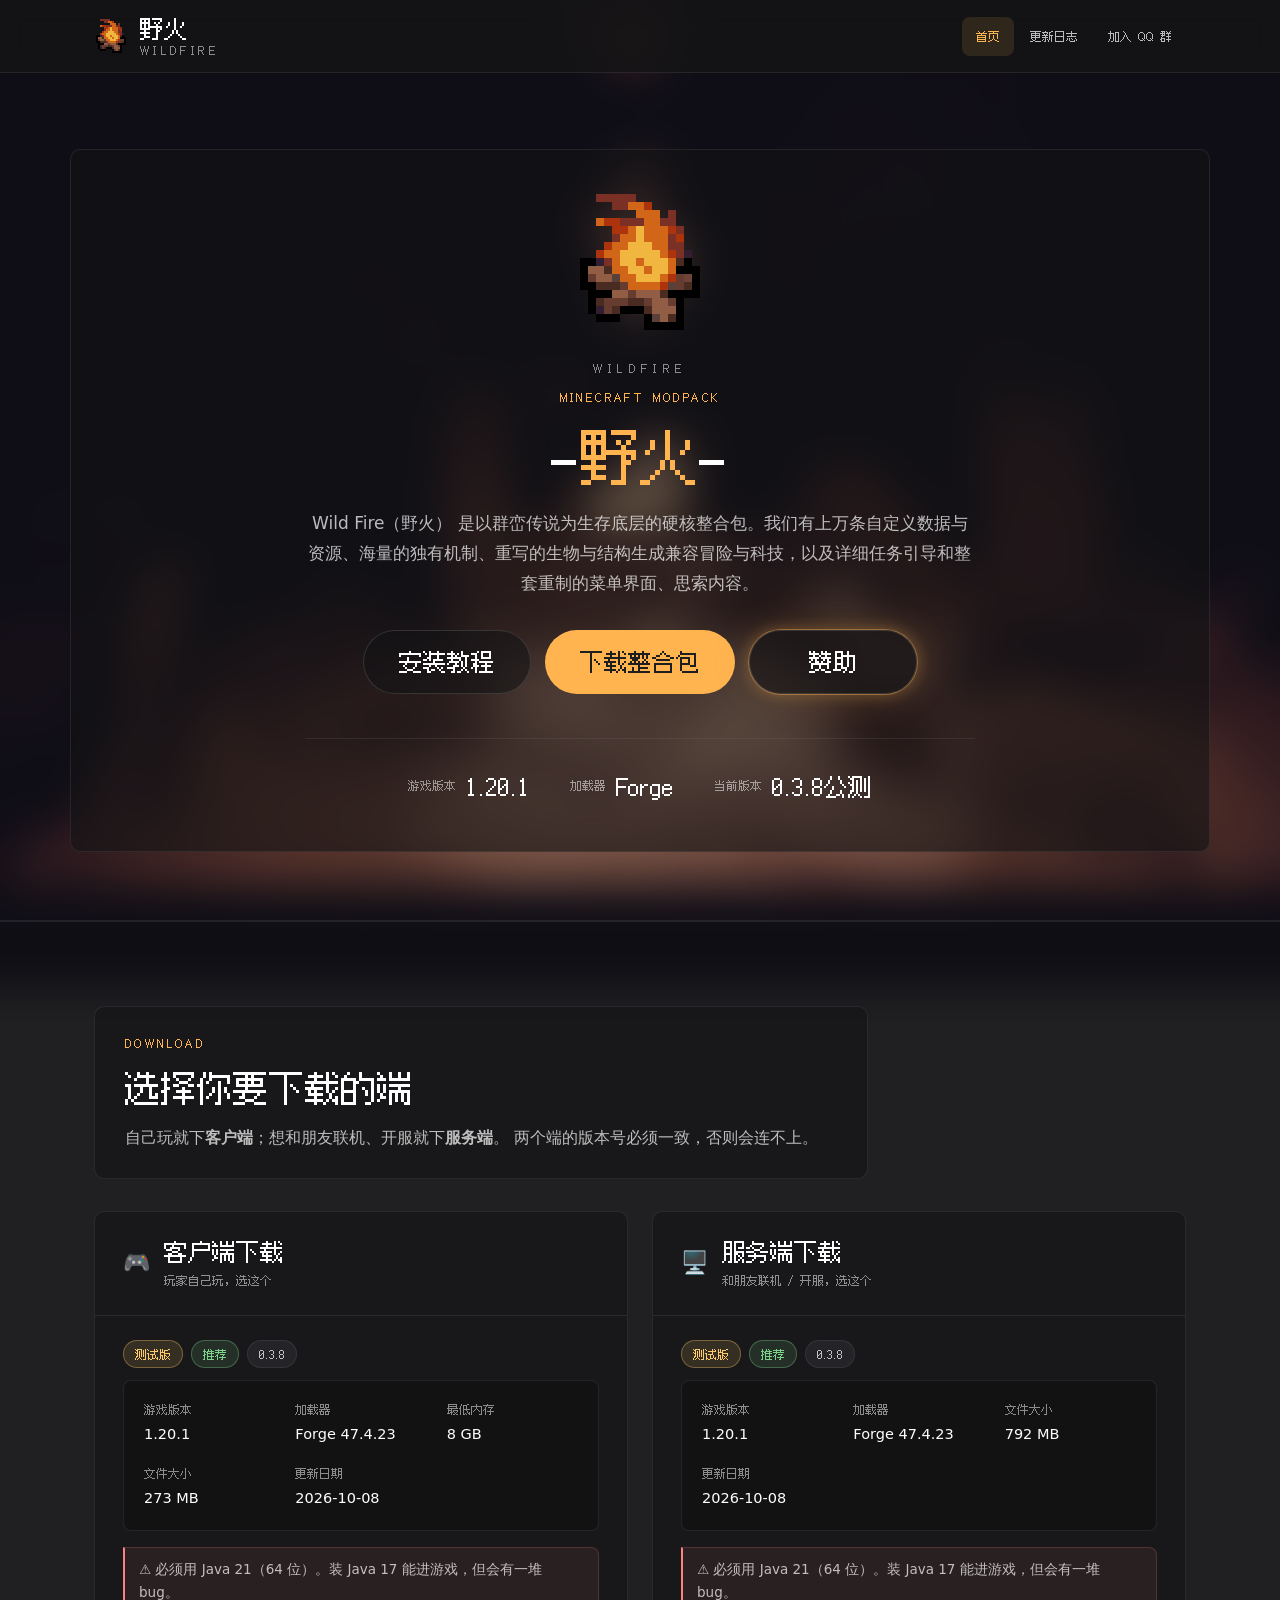
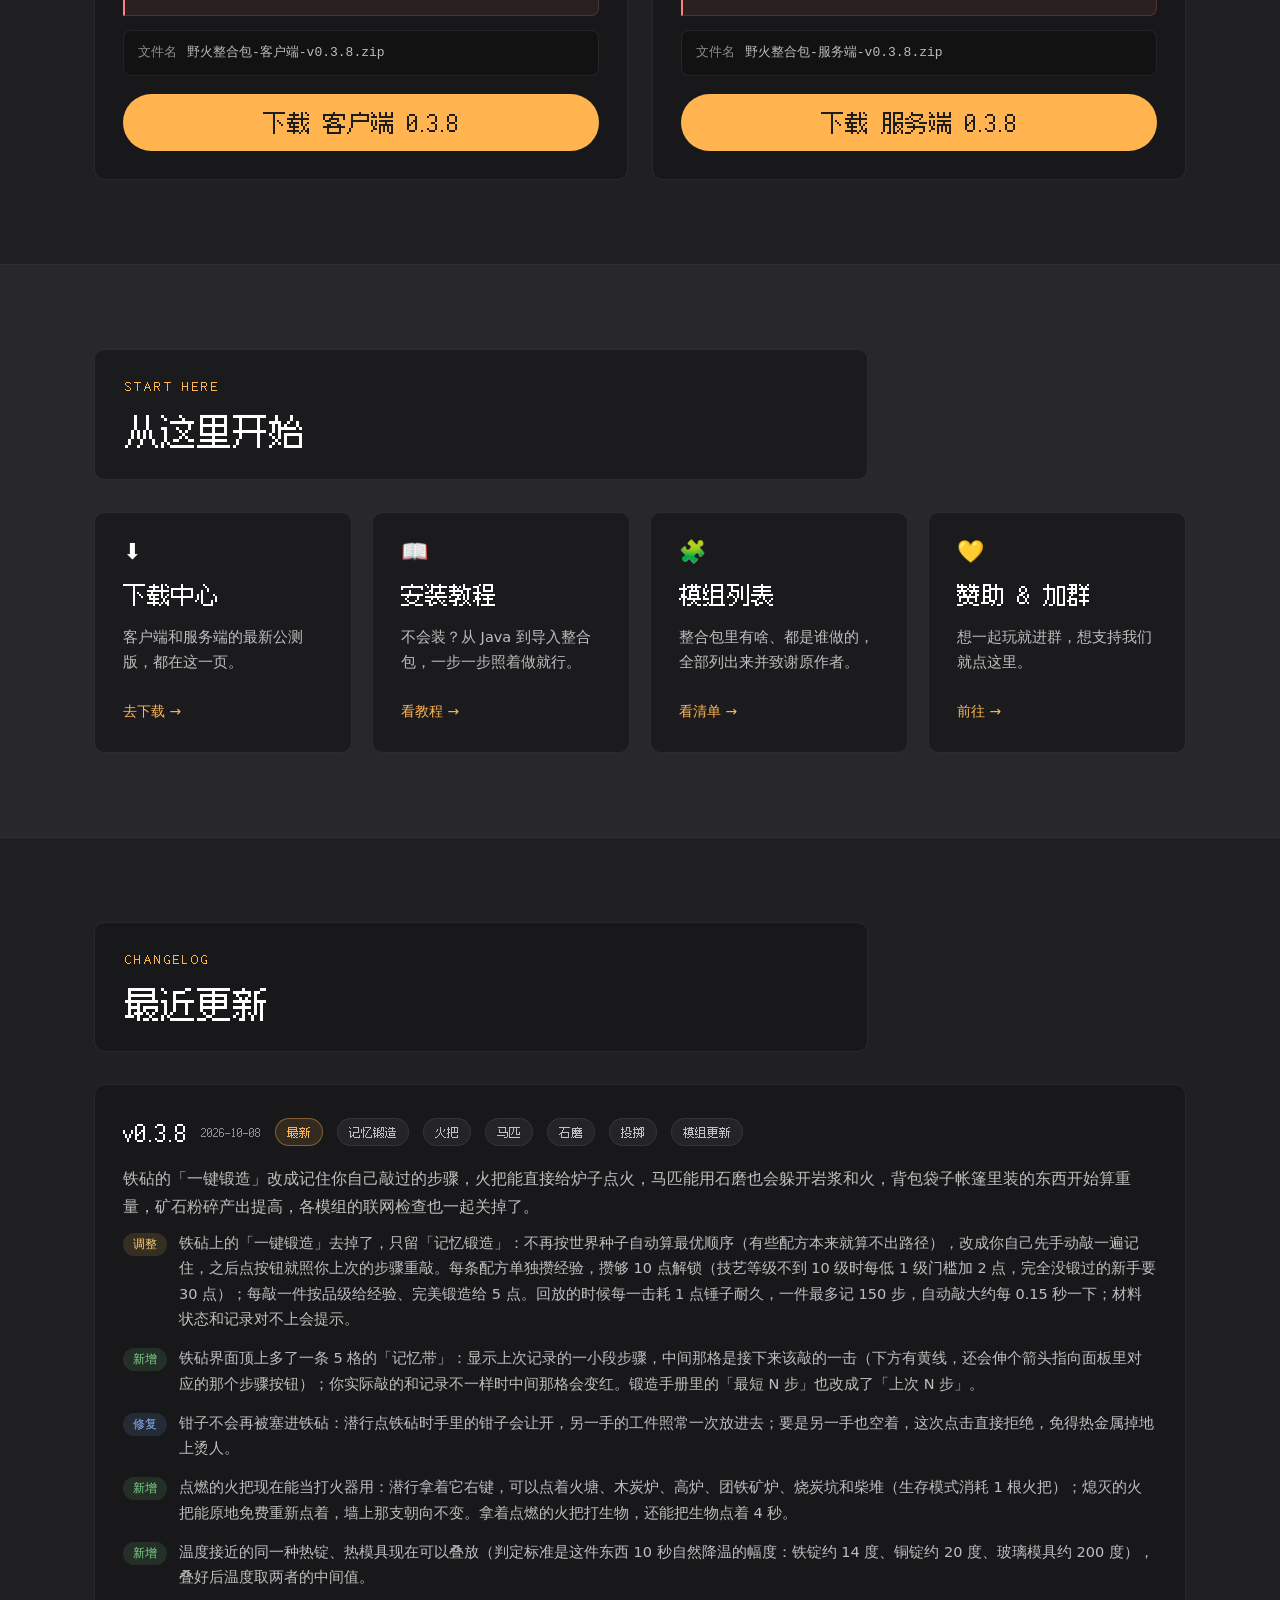
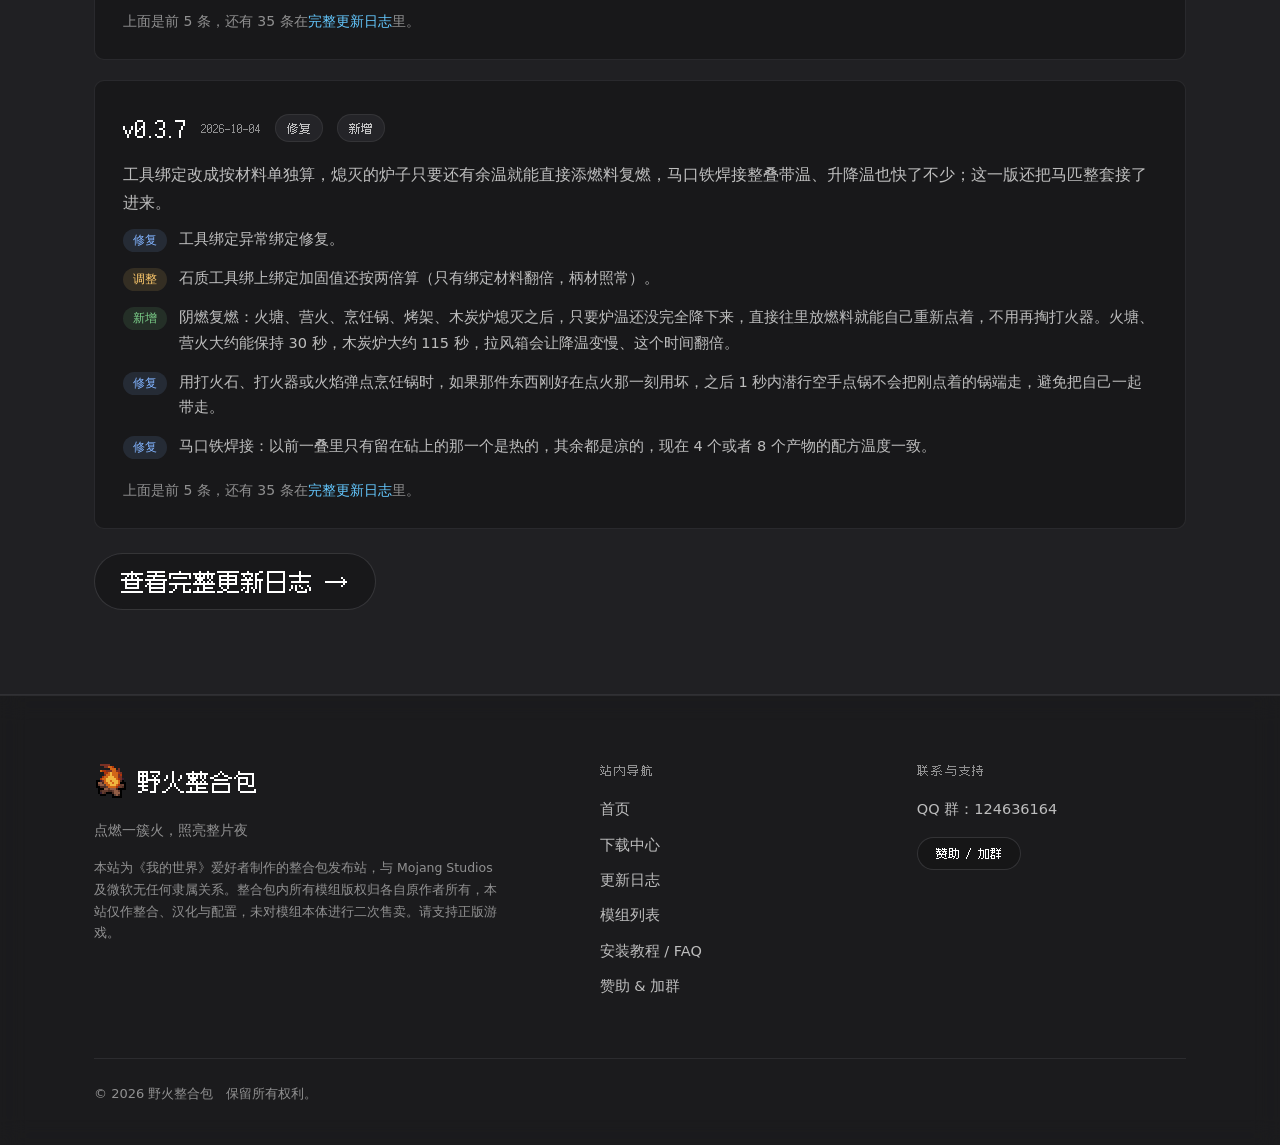
<file: index.html>
<!DOCTYPE html>
<html lang="zh-CN">
<head>
<meta charset="UTF-8">
<meta name="viewport" content="width=device-width, initial-scale=1">
<title>野火整合包</title>
<meta name="description" content="野火整合包官方发布站：免费下载客户端与服务端，查看更新日志、模组列表、安装教程，加入 QQ 群一起玩。">
<meta name="theme-color" content="#12100f">
<meta property="og:title" content="野火整合包">
<meta property="og:description" content="免费下载客户端与服务端，查看更新日志、模组列表与安装教程。">
<meta property="og:type" content="website">
<meta property="og:image" content="assets/img/logo.png">
<link rel="icon" type="image/png" href="assets/img/icon.png">
<link rel="apple-touch-icon" href="assets/img/icon.png">
<link rel="preload" as="font" type="font/woff2" crossorigin href="assets/font/fusion-pixel-12px-proportional-zh_hans.ttf.woff2">
<link rel="stylesheet" href="assets/css/style.css">
</head>
<body data-page="home">

<a class="skip-link" href="#main">跳到主要内容</a>

<header id="site-header"></header>

<main id="main">

  <!-- 首屏 -->
  <section class="hero">
    <div class="wrap hero__inner">
      <div id="hero-copy"></div>
      <div class="hero__art" id="hero-art"></div>
    </div>
  </section>

  <!-- 推荐下载 -->
  <section class="section section--alt" id="pick">
    <div class="wrap">
      <div class="head">
        <span class="head__kicker">DOWNLOAD</span>
        <h2 class="head__title">选择你要下载的端</h2>
        <p class="head__desc">
          自己玩就下<b>客户端</b>；想和朋友联机、开服就下<b>服务端</b>。
          两个端的版本号必须一致，否则会连不上。
        </p>
      </div>

      <div id="home-downloads"></div>
    </div>
  </section>

  <!-- 快捷入口 -->
  <section class="section">
    <div class="wrap">
      <div class="head">
        <span class="head__kicker">START HERE</span>
        <h2 class="head__title">从这里开始</h2>
      </div>
      <div id="home-quick"></div>
    </div>
  </section>

  <!-- 最近更新 -->
  <section class="section section--alt">
    <div class="wrap">
      <div class="head">
        <span class="head__kicker">CHANGELOG</span>
        <h2 class="head__title">最近更新</h2>
      </div>
      <div id="home-changelog"></div>
      <p class="mt-2">
        <a class="btn btn--ghost" href="changelog.html">查看完整更新日志 →</a>
      </p>
    </div>
  </section>

</main>

<footer id="site-footer"></footer>

<noscript>
  <div class="wrap" style="padding:20px 0">
    <div class="note note--warn">
      <span class="note__icon">⚠️</span>
      <div><strong>需要开启 JavaScript</strong>：本站的下载列表、更新日志与导航由脚本渲染，请允许本站运行 JavaScript。</div>
    </div>
  </div>
</noscript>

<script src="assets/js/config.js"></script>
<script src="assets/js/data.js"></script>
<script src="assets/js/render.js"></script>
</body>
</html>
</file>
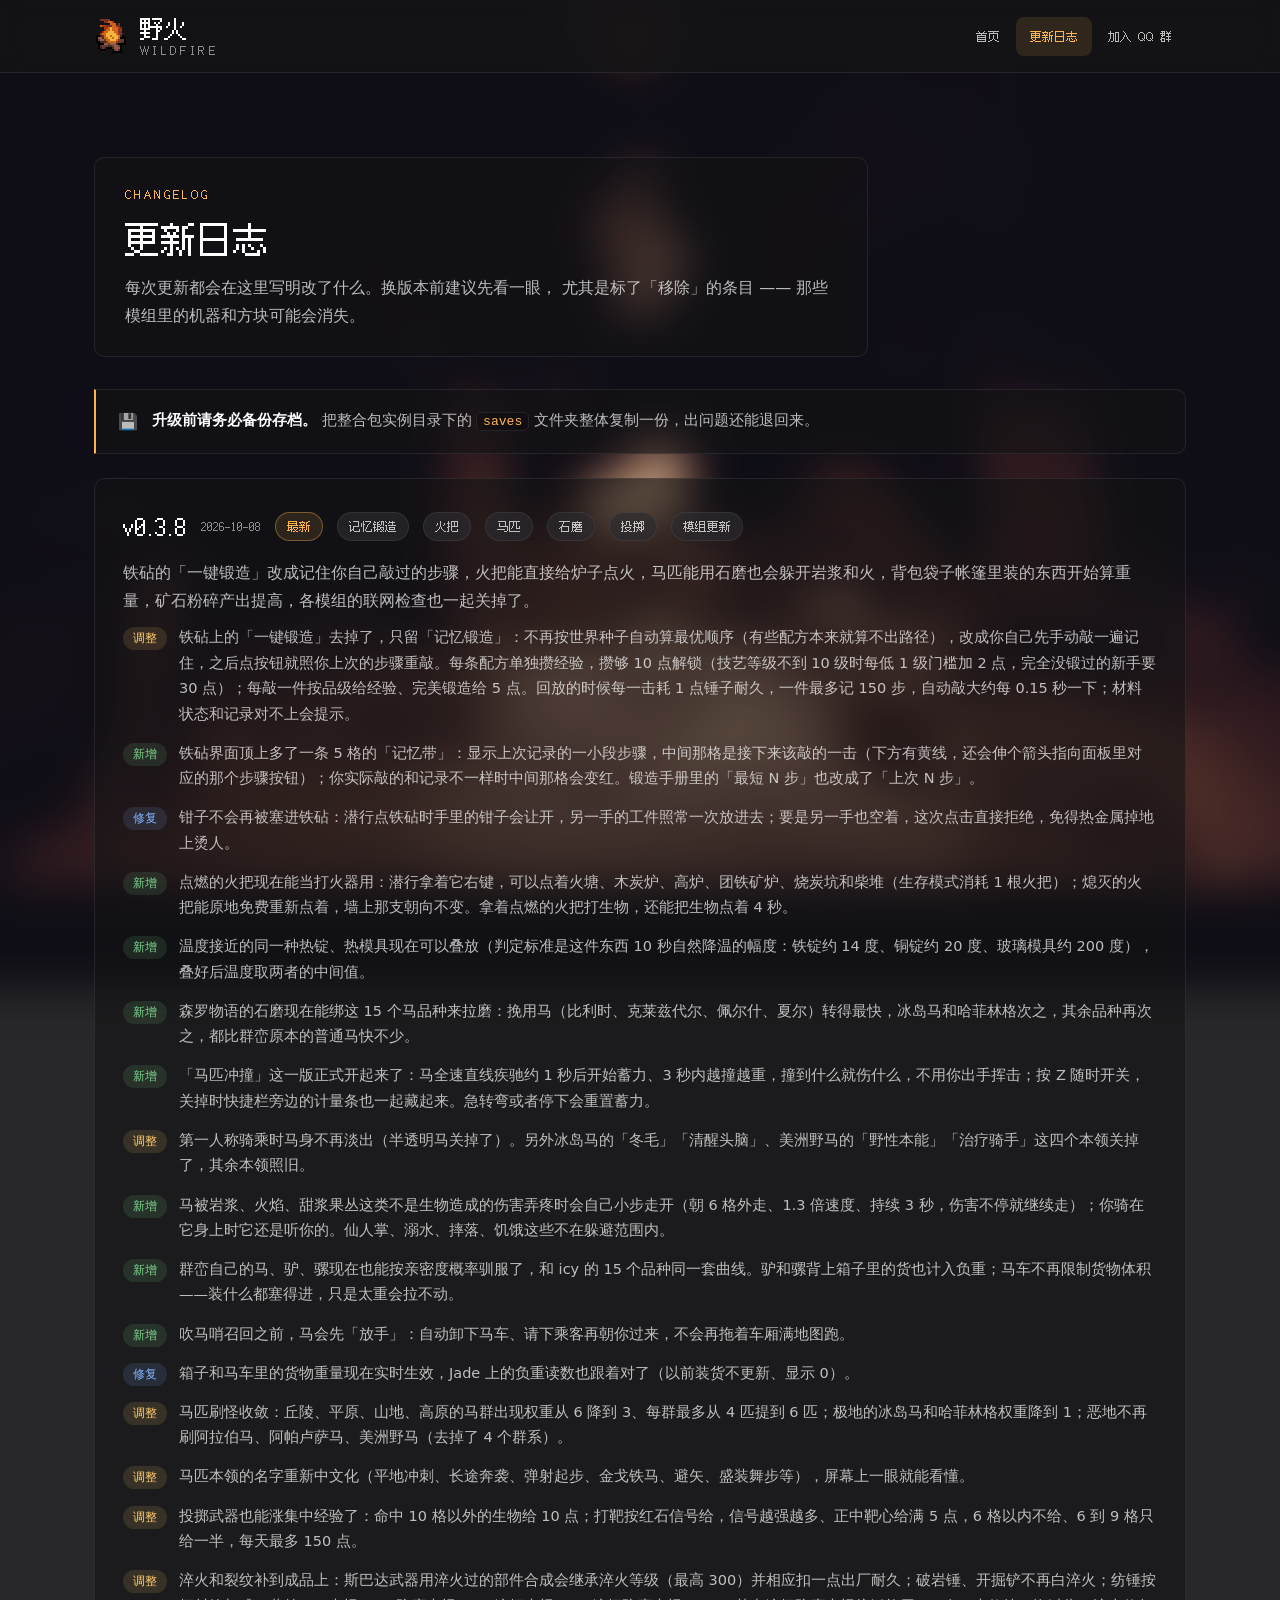
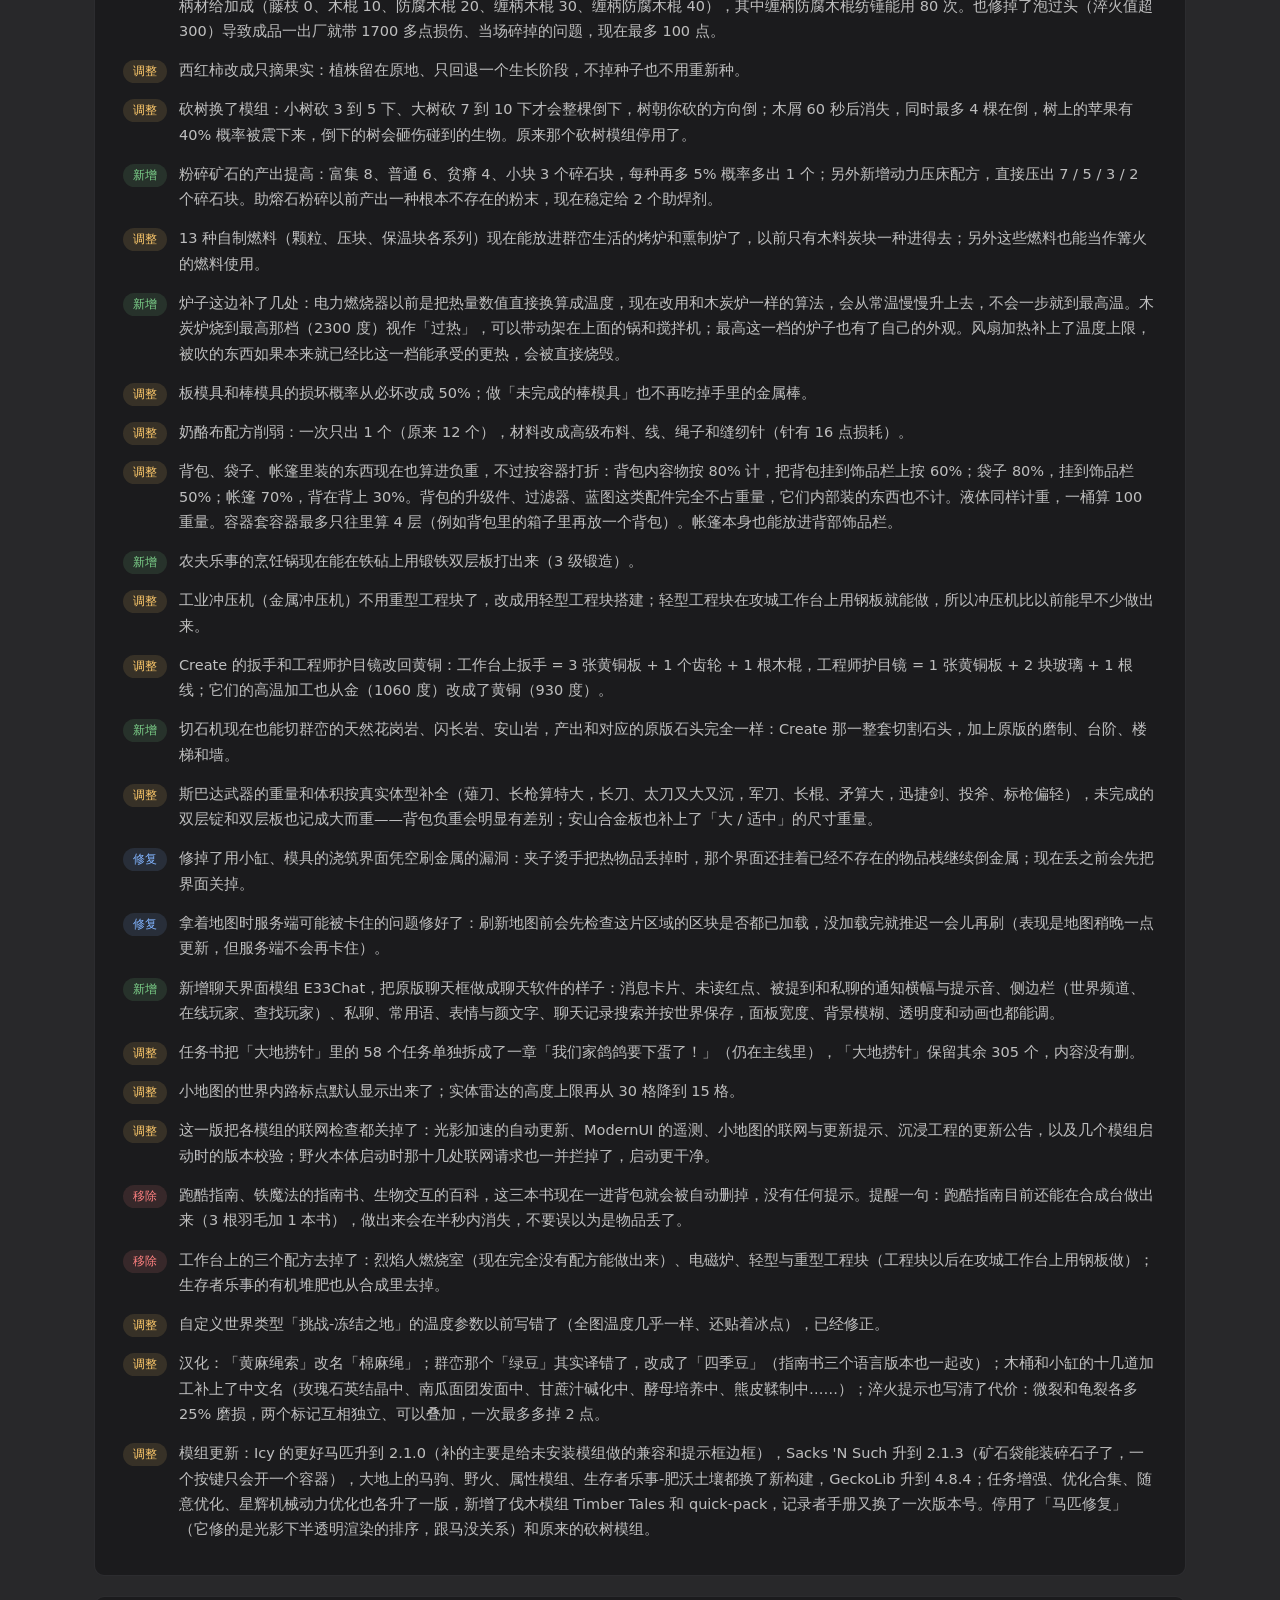
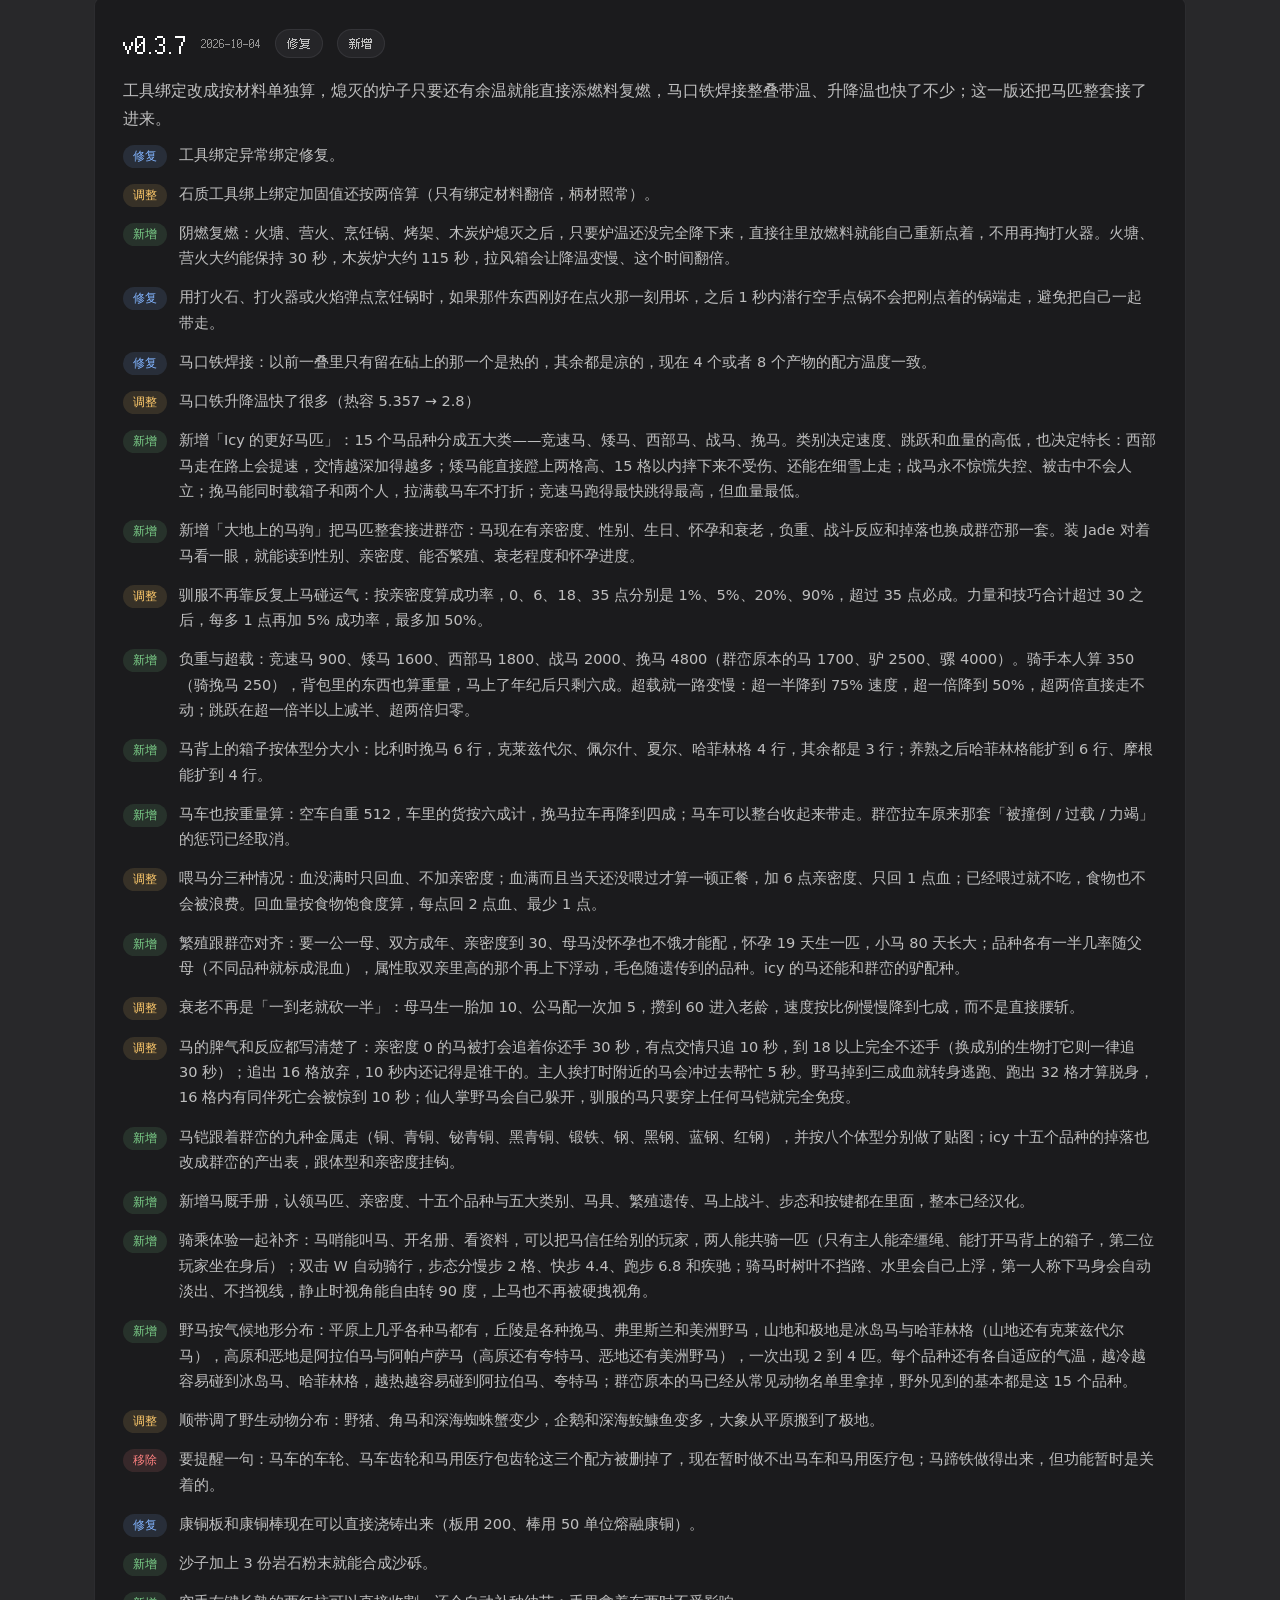
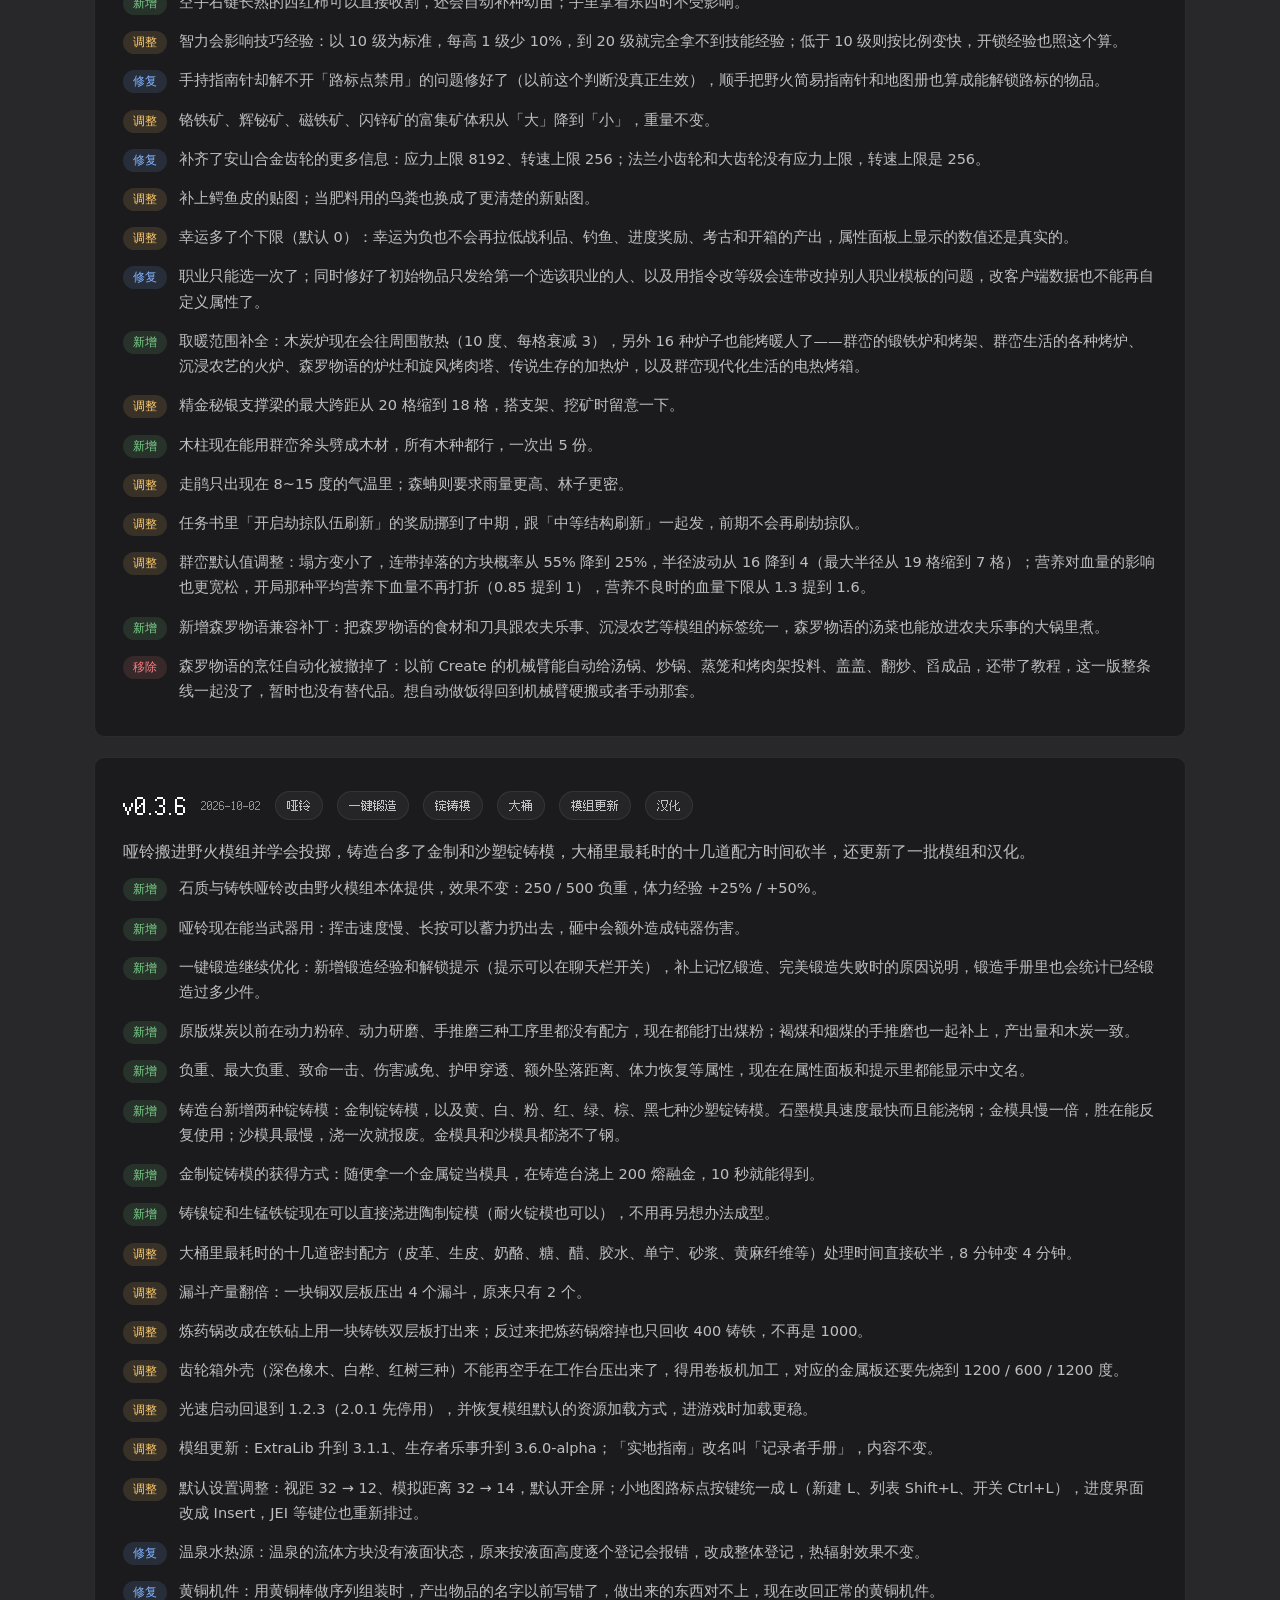
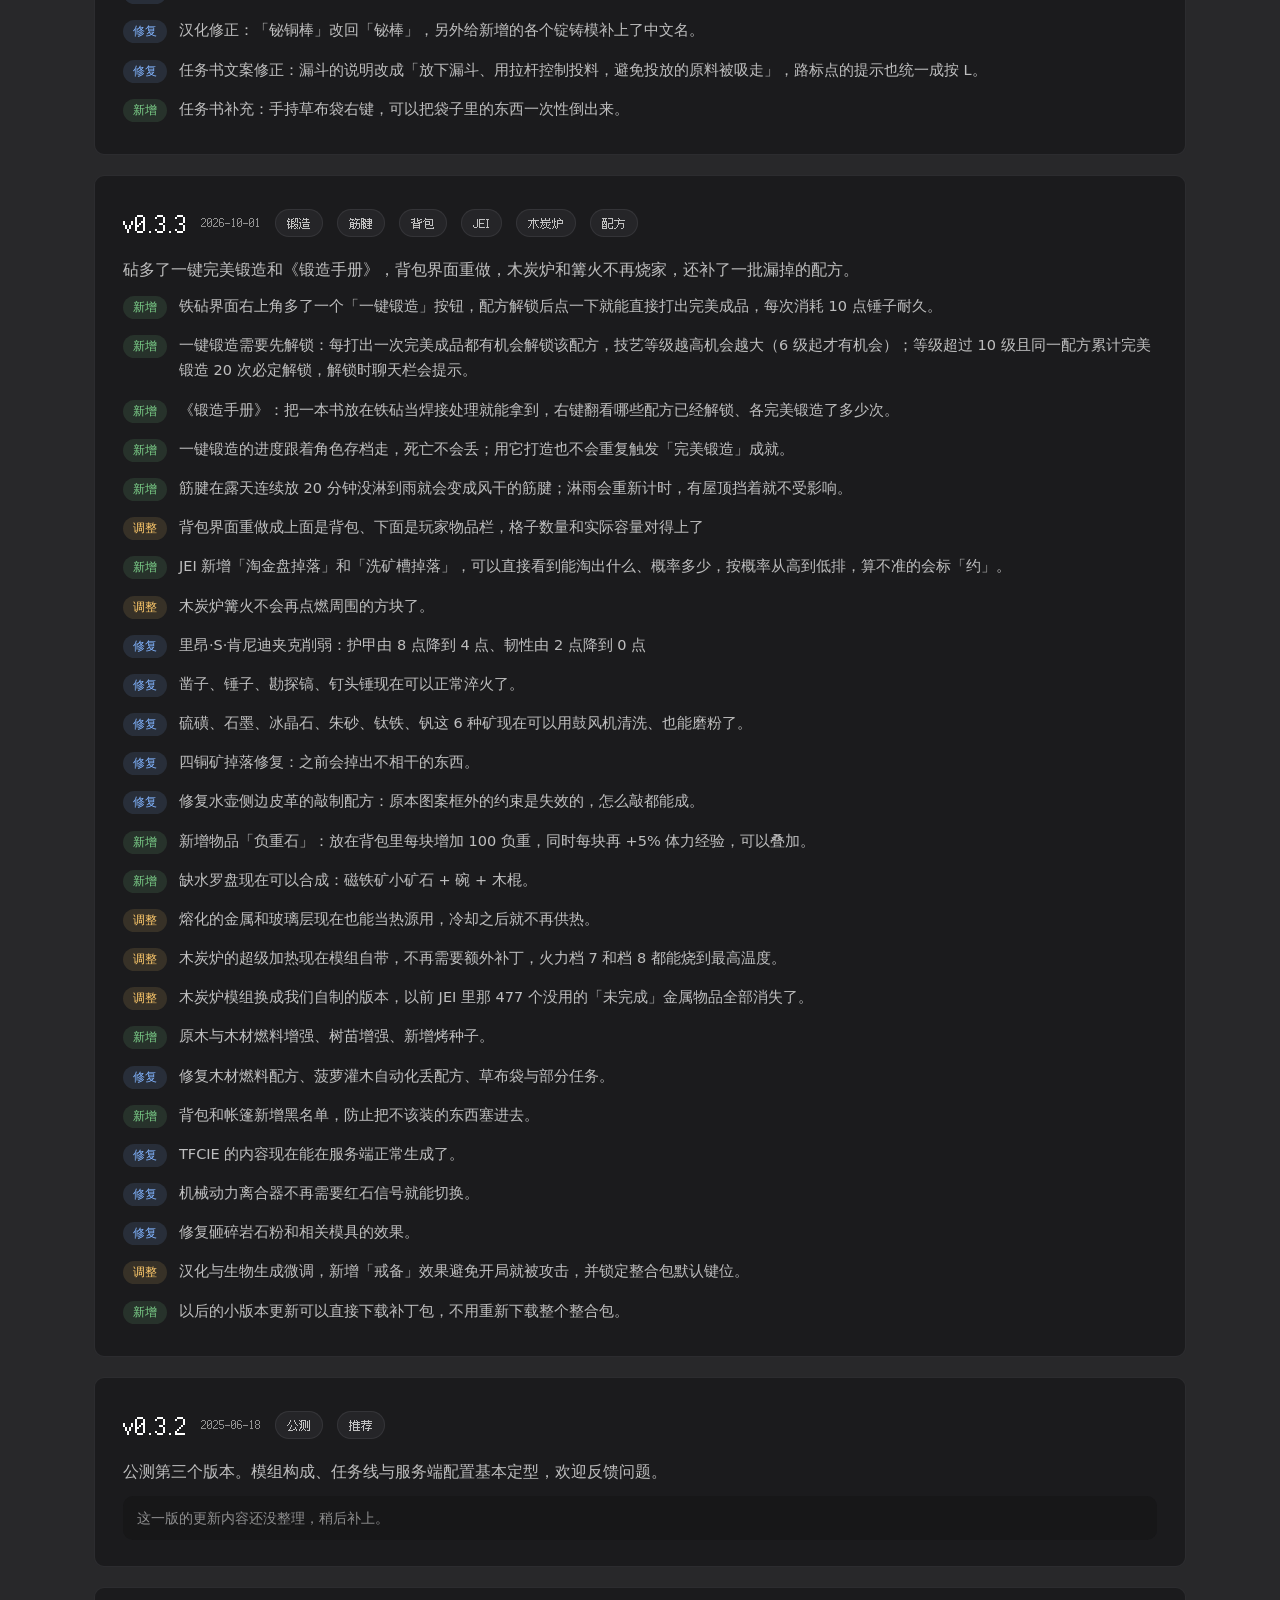
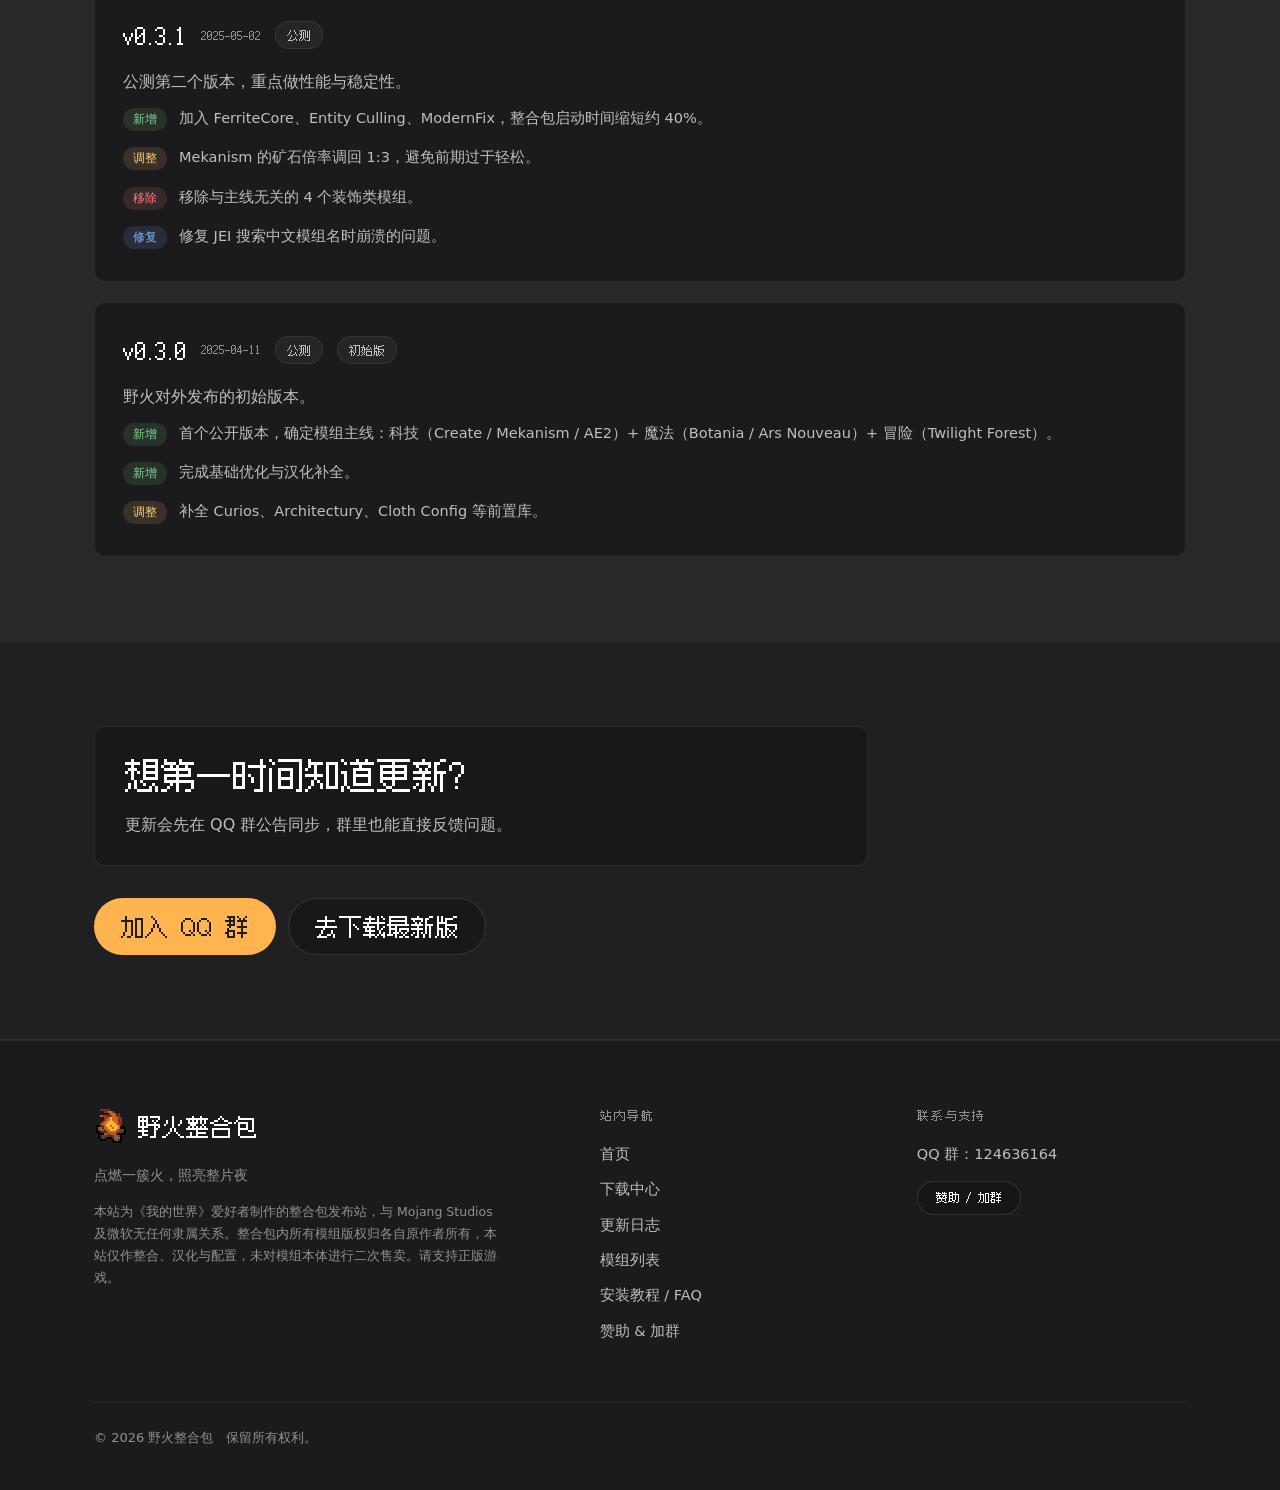
<file: changelog.html>
<!DOCTYPE html>
<html lang="zh-CN">
<head>
<meta charset="UTF-8">
<meta name="viewport" content="width=device-width, initial-scale=1">
<title>更新日志 · 野火整合包</title>
<meta name="description" content="野火整合包各版本更新日志：新增、修复、调整与移除的完整记录。">
<meta name="theme-color" content="#12100f">
<link rel="icon" type="image/png" href="assets/img/icon.png">
<link rel="preload" as="font" type="font/woff2" crossorigin href="assets/font/fusion-pixel-12px-proportional-zh_hans.ttf.woff2">
<link rel="stylesheet" href="assets/css/style.css">
</head>
<body data-page="changelog" data-title="更新日志">

<a class="skip-link" href="#main">跳到主要内容</a>

<header id="site-header"></header>

<main id="main">

  <section class="section">
    <div class="wrap">
      <div class="head">
        <span class="head__kicker">CHANGELOG</span>
        <h1 class="head__title">更新日志</h1>
        <p class="head__desc">
          每次更新都会在这里写明改了什么。换版本前建议先看一眼，
          尤其是标了「移除」的条目 —— 那些模组里的机器和方块可能会消失。
        </p>
      </div>

      <div class="note mb-2">
        <span class="note__icon">💾</span>
        <div>
          <strong>升级前请务必备份存档。</strong>
          把整合包实例目录下的 <code>saves</code> 文件夹整体复制一份，出问题还能退回来。
        </div>
      </div>

      <div id="log-list"></div>
    </div>
  </section>

  <section class="section section--alt">
    <div class="wrap">
      <div class="head">
        <h2 class="head__title">想第一时间知道更新？</h2>
        <p class="head__desc">更新会先在 QQ 群公告同步，群里也能直接反馈问题。</p>
      </div>
      <div class="btn-row">
        <a class="btn btn--primary" href="support.html">加入 QQ 群</a>
        <a class="btn btn--ghost" href="downloads.html">去下载最新版</a>
      </div>
    </div>
  </section>

</main>

<footer id="site-footer"></footer>

<noscript>
  <div class="wrap" style="padding:20px 0">
    <div class="note note--warn">
      <span class="note__icon">⚠️</span>
      <div><strong>需要开启 JavaScript</strong>：更新日志由脚本渲染，请允许本站运行 JavaScript。</div>
    </div>
  </div>
</noscript>

<script src="assets/js/config.js"></script>
<script src="assets/js/data.js"></script>
<script src="assets/js/render.js"></script>
</body>
</html>
</file>
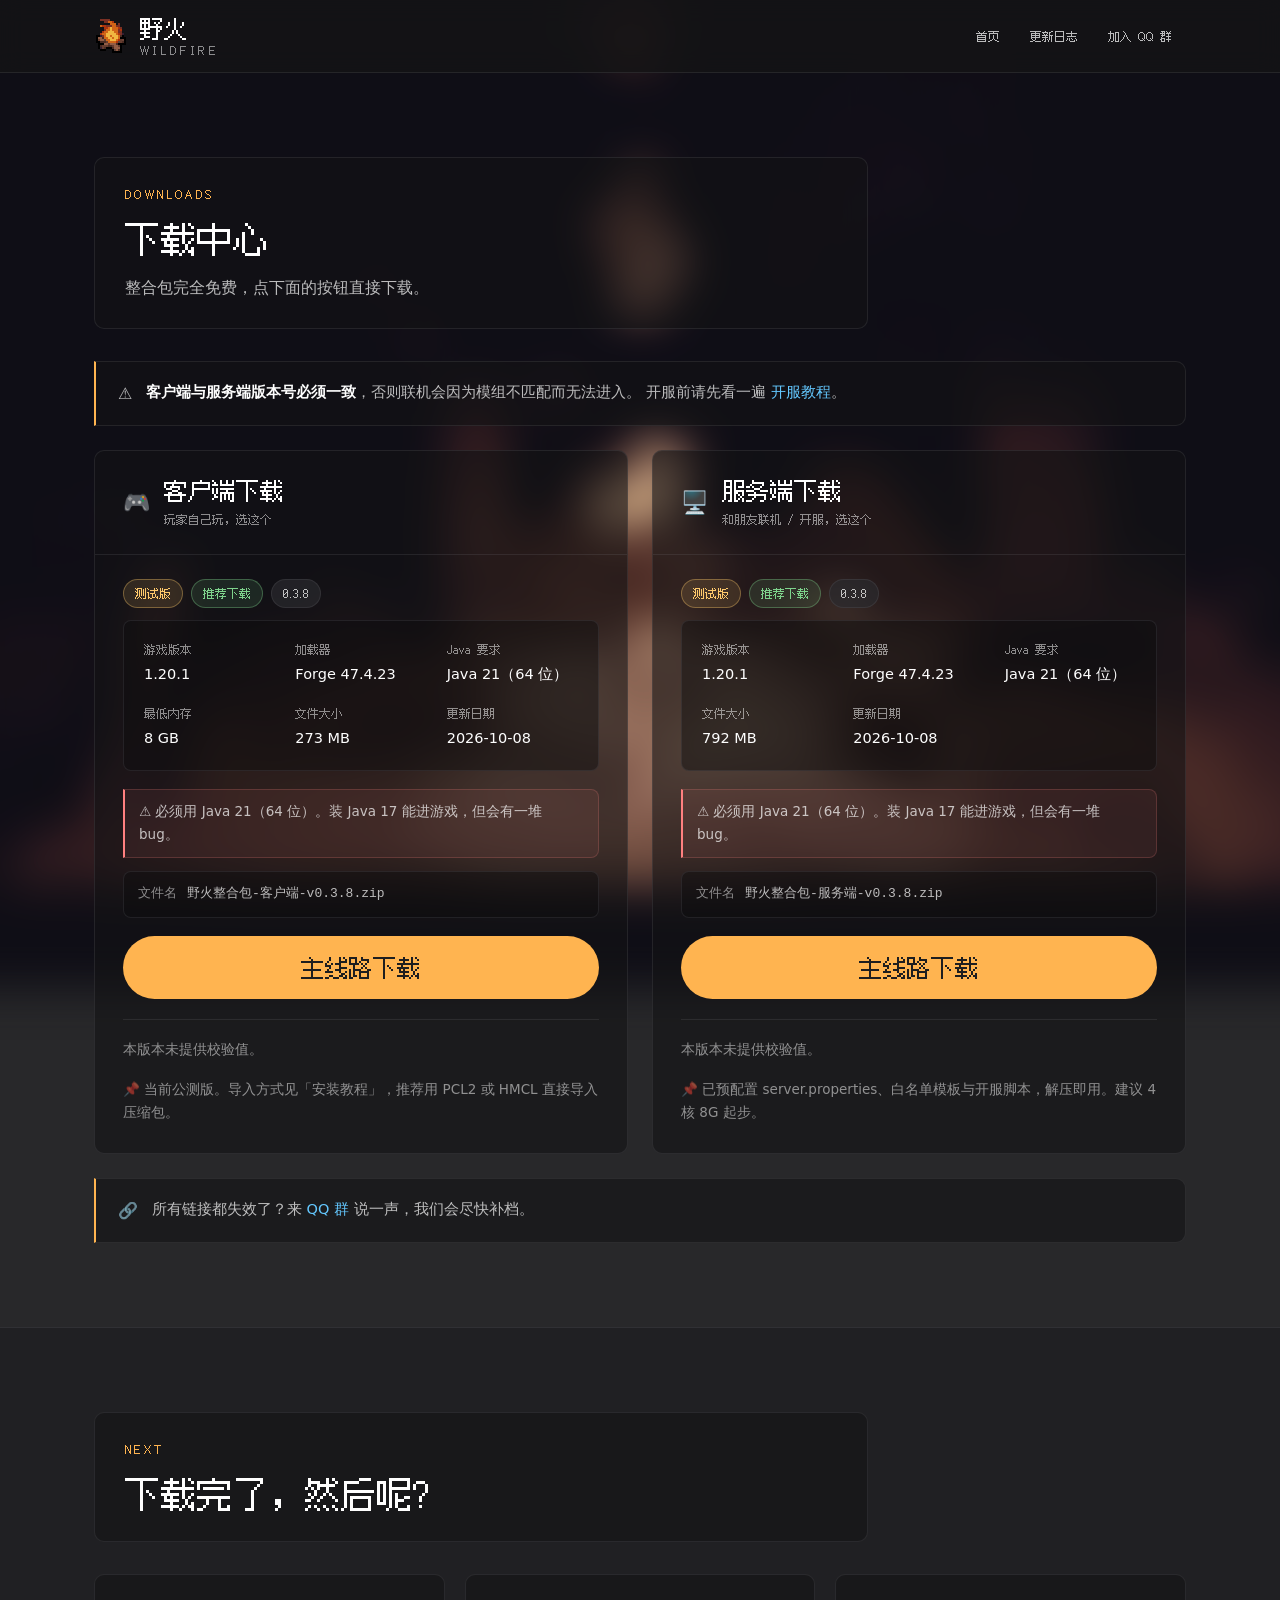
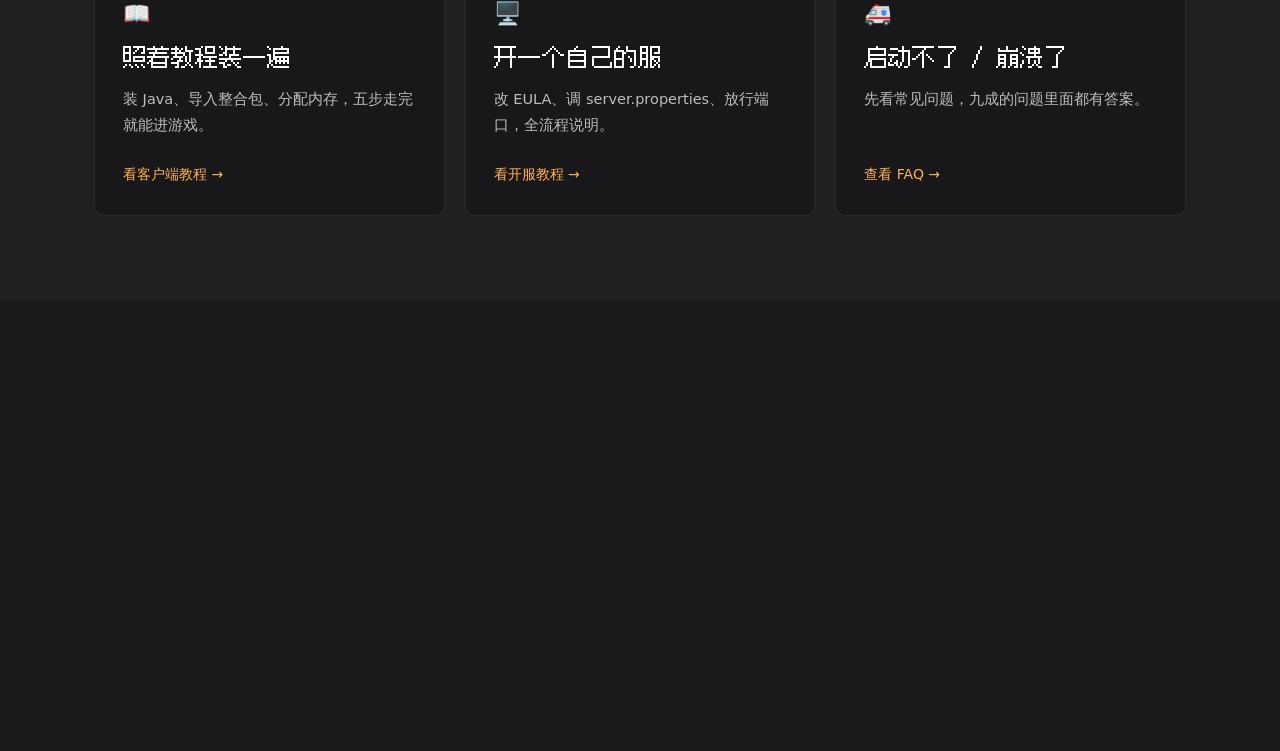
<file: downloads.html>
<!DOCTYPE html>
<html lang="zh-CN">
<head>
<meta charset="UTF-8">
<meta name="viewport" content="width=device-width, initial-scale=1">
<title>下载 · 野火整合包</title>
<meta name="description" content="野火整合包客户端与服务端下载，永久免费。">
<meta name="theme-color" content="#12100f">
<link rel="icon" type="image/png" href="assets/img/icon.png">
<link rel="preload" as="font" type="font/woff2" crossorigin href="assets/font/fusion-pixel-12px-proportional-zh_hans.ttf.woff2">
<link rel="stylesheet" href="assets/css/style.css">
</head>
<body data-page="downloads" data-title="下载">

<a class="skip-link" href="#main">跳到主要内容</a>

<header id="site-header"></header>

<main id="main">

  <!-- 下载面板 -->
  <section class="section">
    <div class="wrap">
      <div class="head">
        <span class="head__kicker">DOWNLOADS</span>
        <h1 class="head__title">下载中心</h1>
        <p class="head__desc">
          整合包完全免费，点下面的按钮直接下载。
        </p>
      </div>

      <div class="note mb-2">
        <span class="note__icon">⚠️</span>
        <div>
          <strong>客户端与服务端版本号必须一致</strong>，否则联机会因为模组不匹配而无法进入。
          开服前请先看一遍 <a href="faq.html#server">开服教程</a>。
        </div>
      </div>

      <div class="dl-grid">
        <div id="dl-client"></div>
        <div id="dl-server"></div>
      </div>

      <div class="note mt-2">
        <span class="note__icon">🔗</span>
        <div>
          所有链接都失效了？来 <a href="support.html">QQ 群</a> 说一声，我们会尽快补档。
        </div>
      </div>
    </div>
  </section>

  <!-- 下载后做什么 -->
  <section class="section section--alt">
    <div class="wrap">
      <div class="head">
        <span class="head__kicker">NEXT</span>
        <h2 class="head__title">下载完了，然后呢？</h2>
      </div>
      <div class="quick">
        <a class="card card--hover quick__item" href="faq.html#client">
          <span class="quick__icon" aria-hidden="true">📖</span>
          <span class="quick__title">照着教程装一遍</span>
          <span class="quick__desc">装 Java、导入整合包、分配内存，五步走完就能进游戏。</span>
          <span class="quick__go">看客户端教程 →</span>
        </a>
        <a class="card card--hover quick__item" href="faq.html#server">
          <span class="quick__icon" aria-hidden="true">🖥️</span>
          <span class="quick__title">开一个自己的服</span>
          <span class="quick__desc">改 EULA、调 server.properties、放行端口，全流程说明。</span>
          <span class="quick__go">看开服教程 →</span>
        </a>
        <a class="card card--hover quick__item" href="faq.html">
          <span class="quick__icon" aria-hidden="true">🚑</span>
          <span class="quick__title">启动不了 / 崩溃了</span>
          <span class="quick__desc">先看常见问题，九成的问题里面都有答案。</span>
          <span class="quick__go">查看 FAQ →</span>
        </a>
      </div>
    </div>
  </section>

</main>

<footer id="site-footer"></footer>

<noscript>
  <div class="wrap" style="padding:20px 0">
    <div class="note note--warn">
      <span class="note__icon">⚠️</span>
      <div><strong>需要开启 JavaScript</strong>：下载列表由脚本渲染，请允许本站运行 JavaScript。</div>
    </div>
  </div>
</noscript>

<script src="assets/js/config.js"></script>
<script src="assets/js/data.js"></script>
<script src="assets/js/render.js"></script>
</body>
</html>
</file>
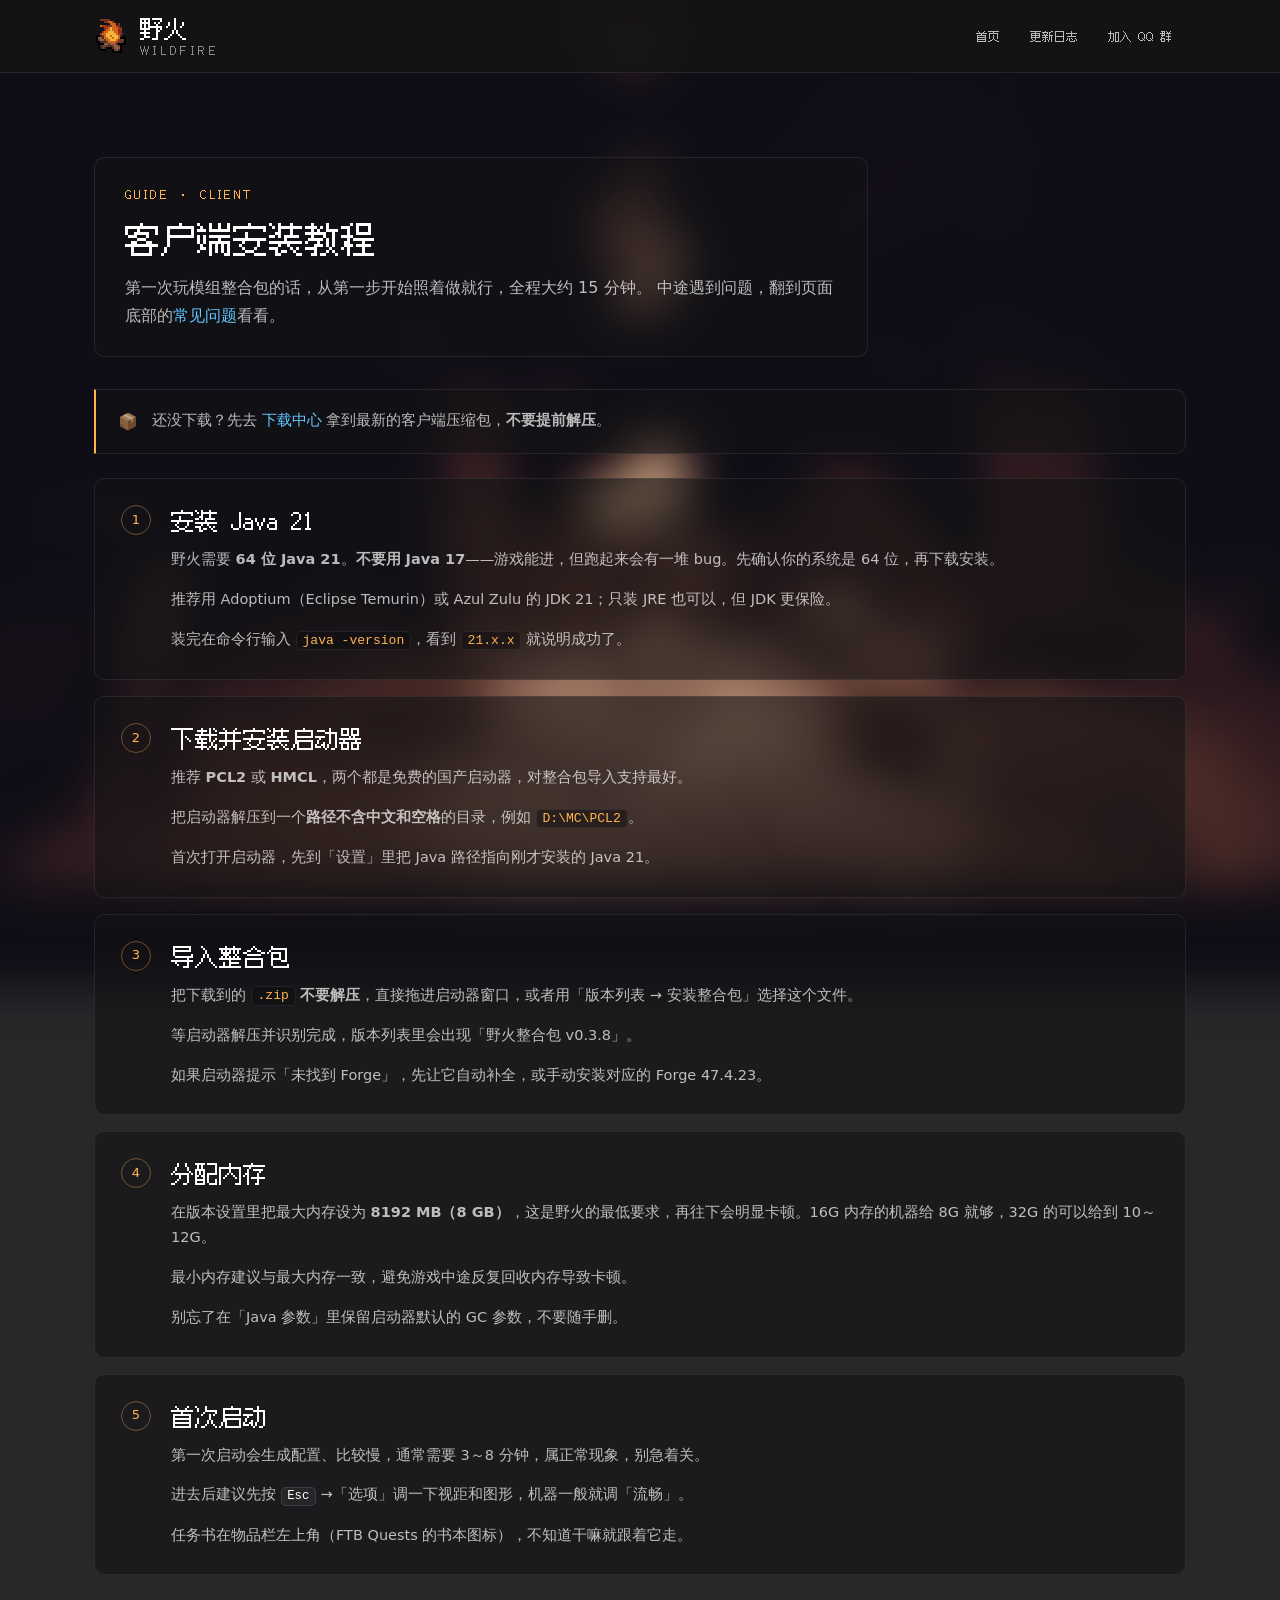
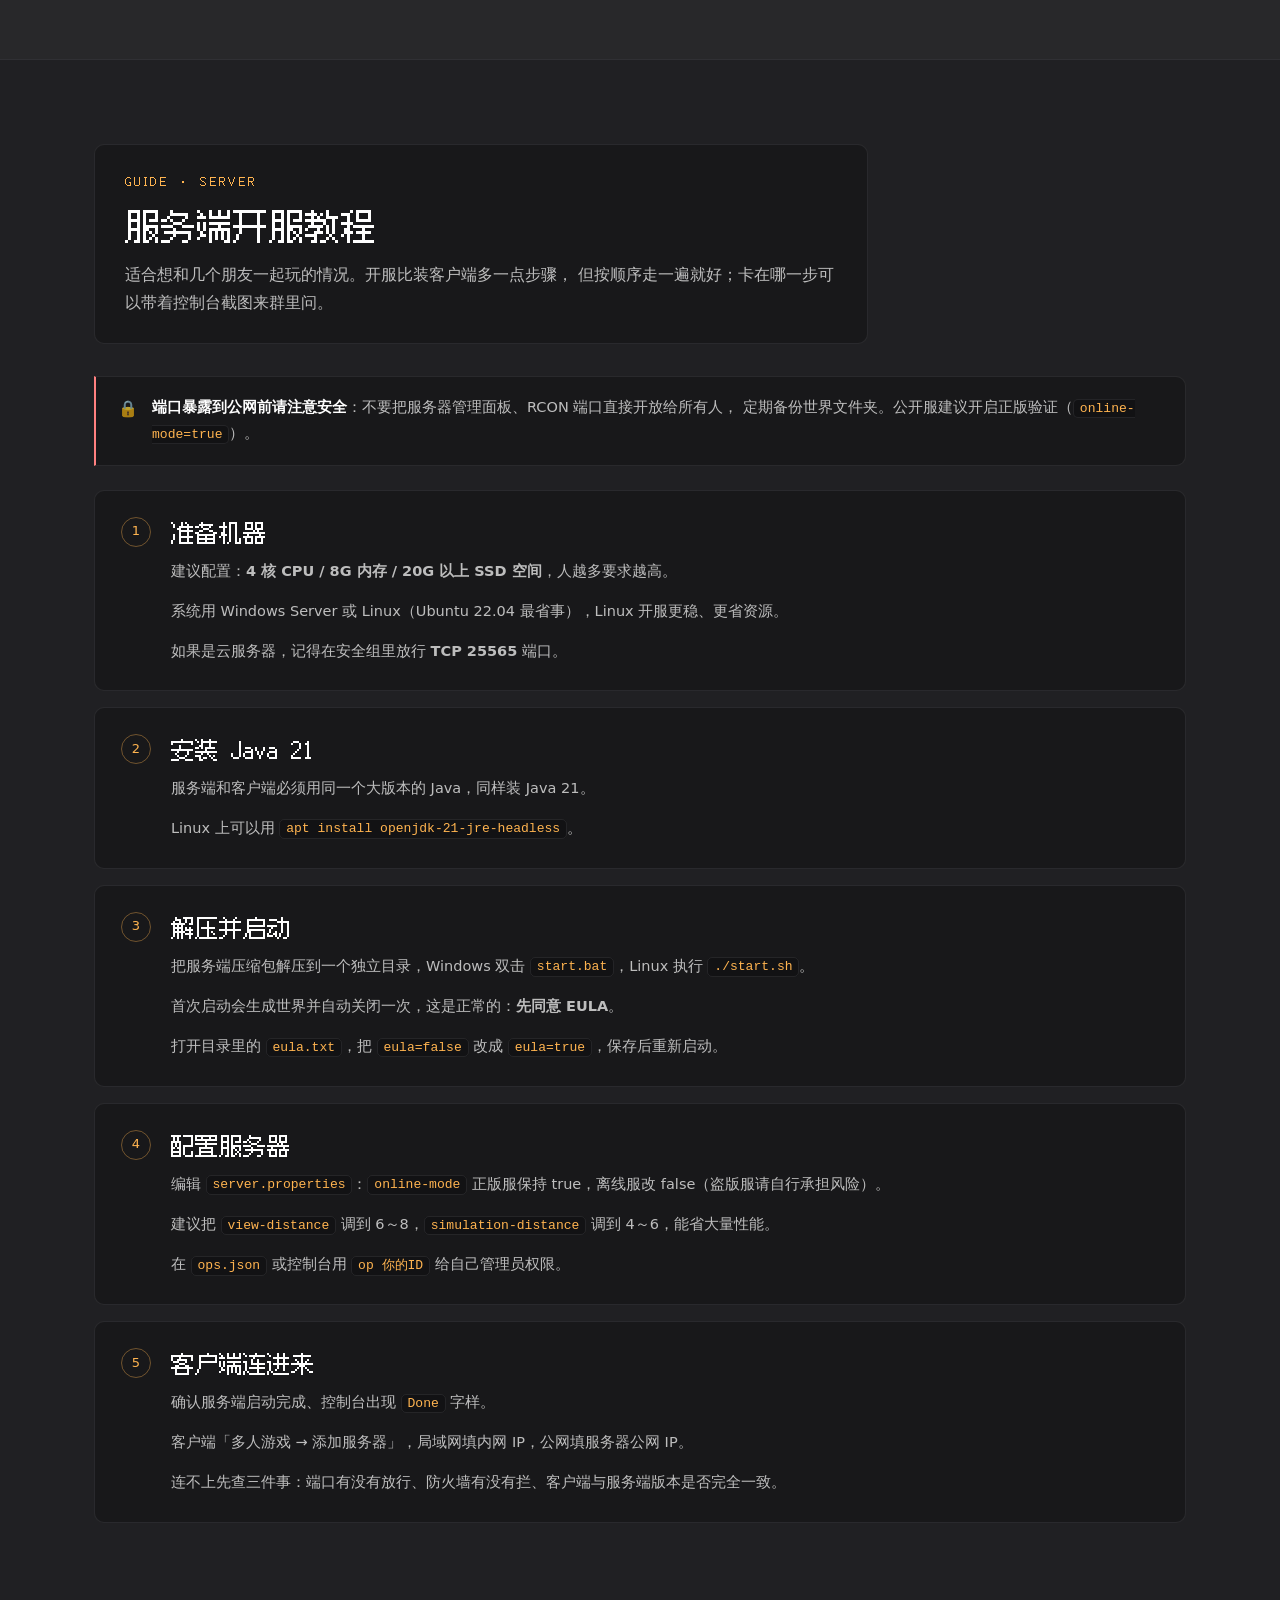
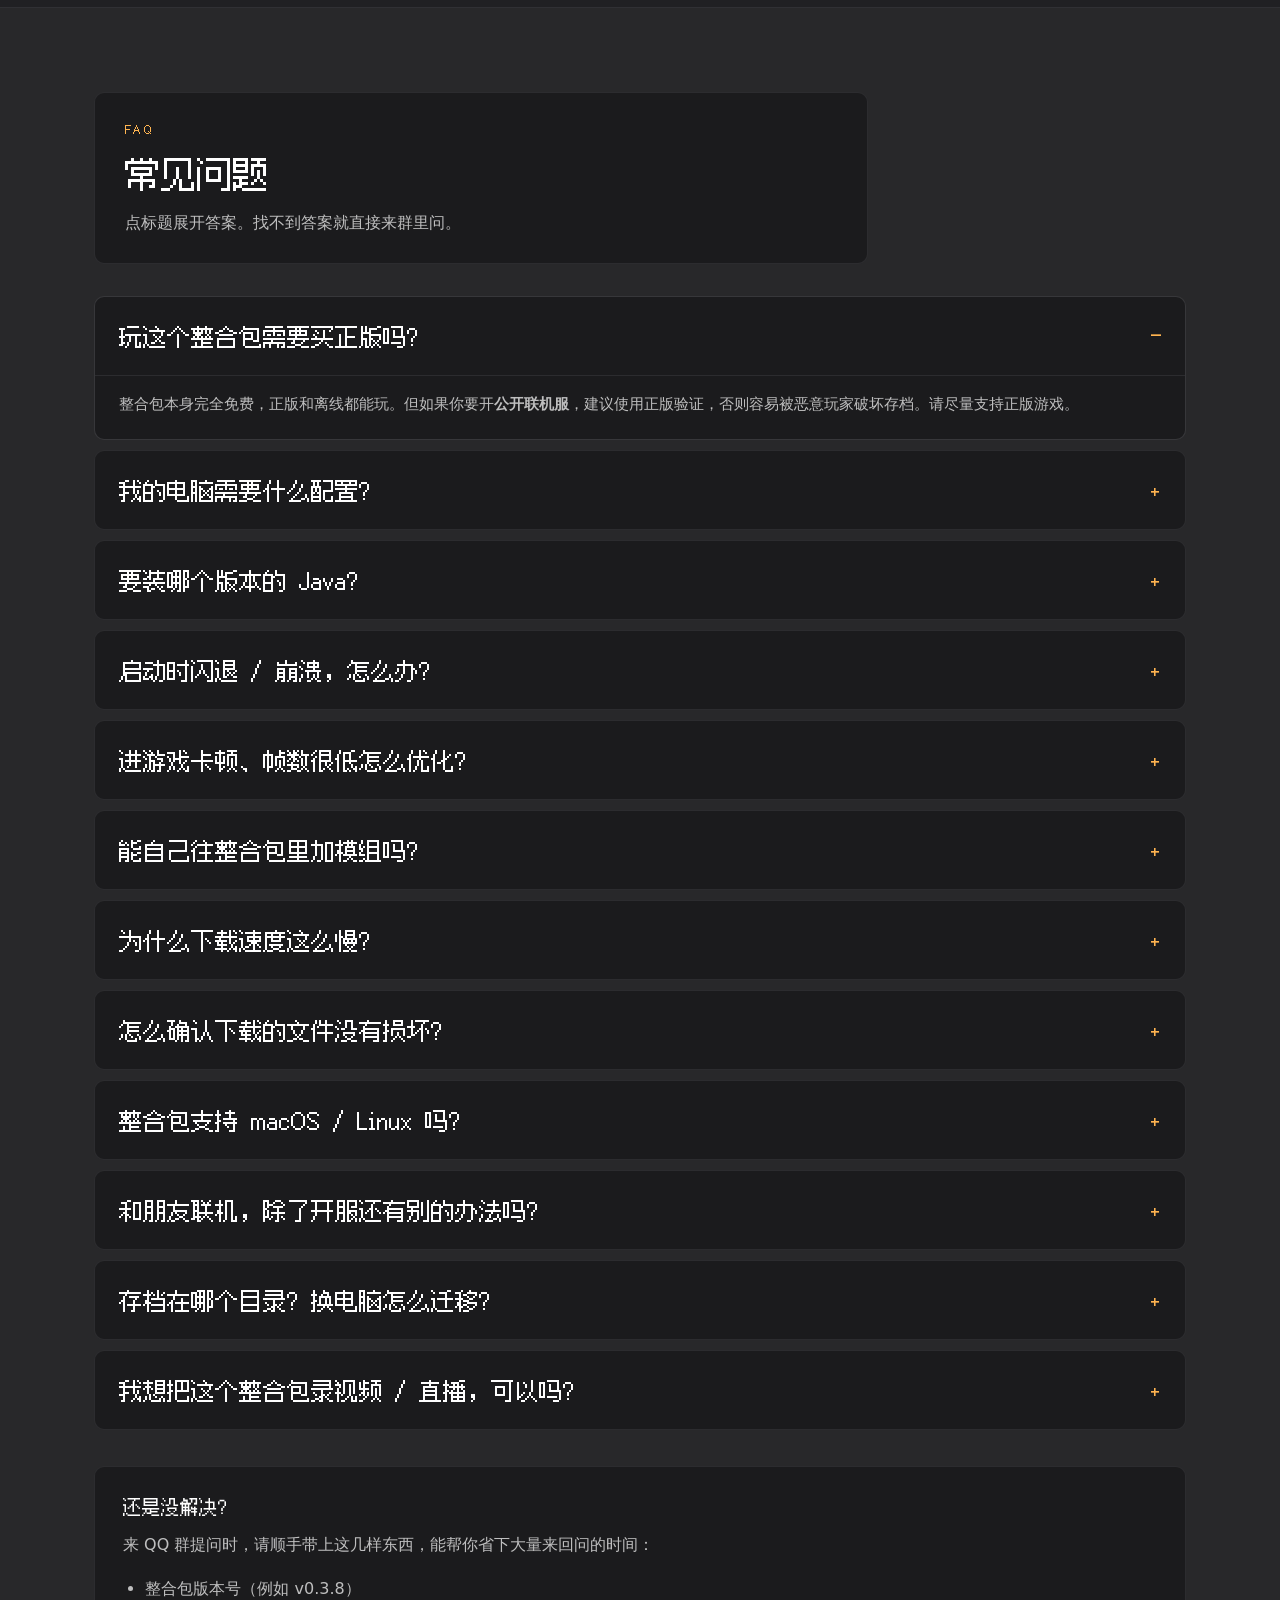
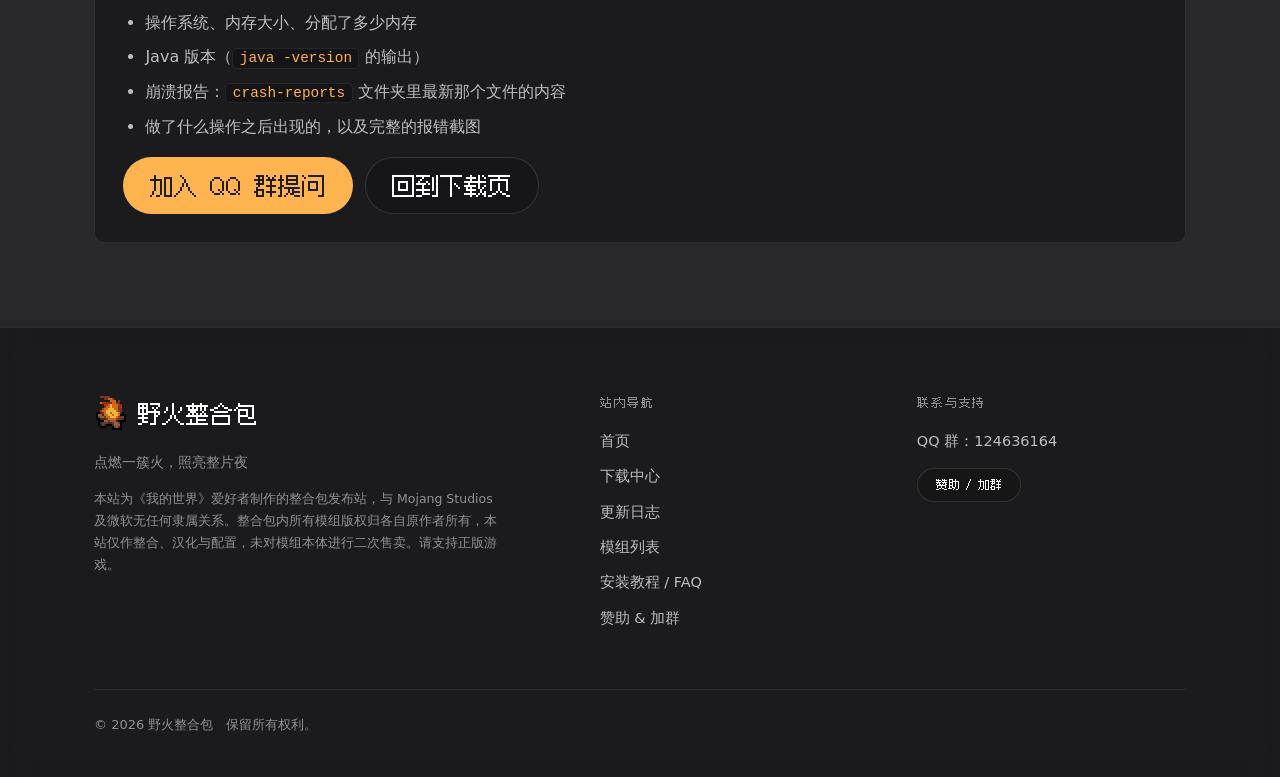
<file: faq.html>
<!DOCTYPE html>
<html lang="zh-CN">
<head>
<meta charset="UTF-8">
<meta name="viewport" content="width=device-width, initial-scale=1">
<title>安装教程 / 常见问题 · 野火整合包</title>
<meta name="description" content="野火整合包安装教程：客户端五步安装、服务端开服流程，以及启动崩溃、卡顿等常见问题的解决办法。">
<meta name="theme-color" content="#12100f">
<link rel="icon" type="image/png" href="assets/img/icon.png">
<link rel="preload" as="font" type="font/woff2" crossorigin href="assets/font/fusion-pixel-12px-proportional-zh_hans.ttf.woff2">
<link rel="stylesheet" href="assets/css/style.css">
</head>
<body data-page="faq" data-title="安装教程 / 常见问题">

<a class="skip-link" href="#main">跳到主要内容</a>

<header id="site-header"></header>

<main id="main">

  <!-- 客户端教程 -->
  <section class="section" id="client">
    <div class="wrap">
      <div class="head">
        <span class="head__kicker">GUIDE · CLIENT</span>
        <h1 class="head__title">客户端安装教程</h1>
        <p class="head__desc">
          第一次玩模组整合包的话，从第一步开始照着做就行，全程大约 15 分钟。
          中途遇到问题，翻到页面底部的<a href="#faq">常见问题</a>看看。
        </p>
      </div>

      <div class="note mb-2">
        <span class="note__icon">📦</span>
        <div>还没下载？先去 <a href="downloads.html">下载中心</a> 拿到最新的客户端压缩包，<b>不要提前解压</b>。</div>
      </div>

      <div id="guide-client"></div>
    </div>
  </section>

  <!-- 服务端教程 -->
  <section class="section section--alt" id="server">
    <div class="wrap">
      <div class="head">
        <span class="head__kicker">GUIDE · SERVER</span>
        <h2 class="head__title">服务端开服教程</h2>
        <p class="head__desc">
          适合想和几个朋友一起玩的情况。开服比装客户端多一点步骤，
          但按顺序走一遍就好；卡在哪一步可以带着控制台截图来群里问。
        </p>
      </div>

      <div class="note note--warn mb-2">
        <span class="note__icon">🔒</span>
        <div>
          <strong>端口暴露到公网前请注意安全</strong>：不要把服务器管理面板、RCON 端口直接开放给所有人，
          定期备份世界文件夹。公开服建议开启正版验证（<code>online-mode=true</code>）。
        </div>
      </div>

      <div id="guide-server"></div>
    </div>
  </section>

  <!-- 常见问题 -->
  <section class="section" id="faq">
    <div class="wrap">
      <div class="head">
        <span class="head__kicker">FAQ</span>
        <h2 class="head__title">常见问题</h2>
        <p class="head__desc">点标题展开答案。找不到答案就直接来群里问。</p>
      </div>

      <div id="faq-list"></div>

      <div class="card mt-3">
        <h3 class="mb-1">还是没解决？</h3>
        <p class="dim">
          来 QQ 群提问时，请顺手带上这几样东西，能帮你省下大量来回问的时间：
        </p>
        <ul class="dim">
          <li>整合包版本号（例如 v0.3.8）</li>
          <li>操作系统、内存大小、分配了多少内存</li>
          <li>Java 版本（<code>java -version</code> 的输出）</li>
          <li>崩溃报告：<code>crash-reports</code> 文件夹里最新那个文件的内容</li>
          <li>做了什么操作之后出现的，以及完整的报错截图</li>
        </ul>
        <div class="btn-row">
          <a class="btn btn--primary" href="support.html">加入 QQ 群提问</a>
          <a class="btn btn--ghost" href="downloads.html">回到下载页</a>
        </div>
      </div>
    </div>
  </section>

</main>

<footer id="site-footer"></footer>

<noscript>
  <div class="wrap" style="padding:20px 0">
    <div class="note note--warn">
      <span class="note__icon">⚠️</span>
      <div><strong>需要开启 JavaScript</strong>：教程与常见问题由脚本渲染，请允许本站运行 JavaScript。</div>
    </div>
  </div>
</noscript>

<script src="assets/js/config.js"></script>
<script src="assets/js/data.js"></script>
<script src="assets/js/render.js"></script>
</body>
</html>
</file>
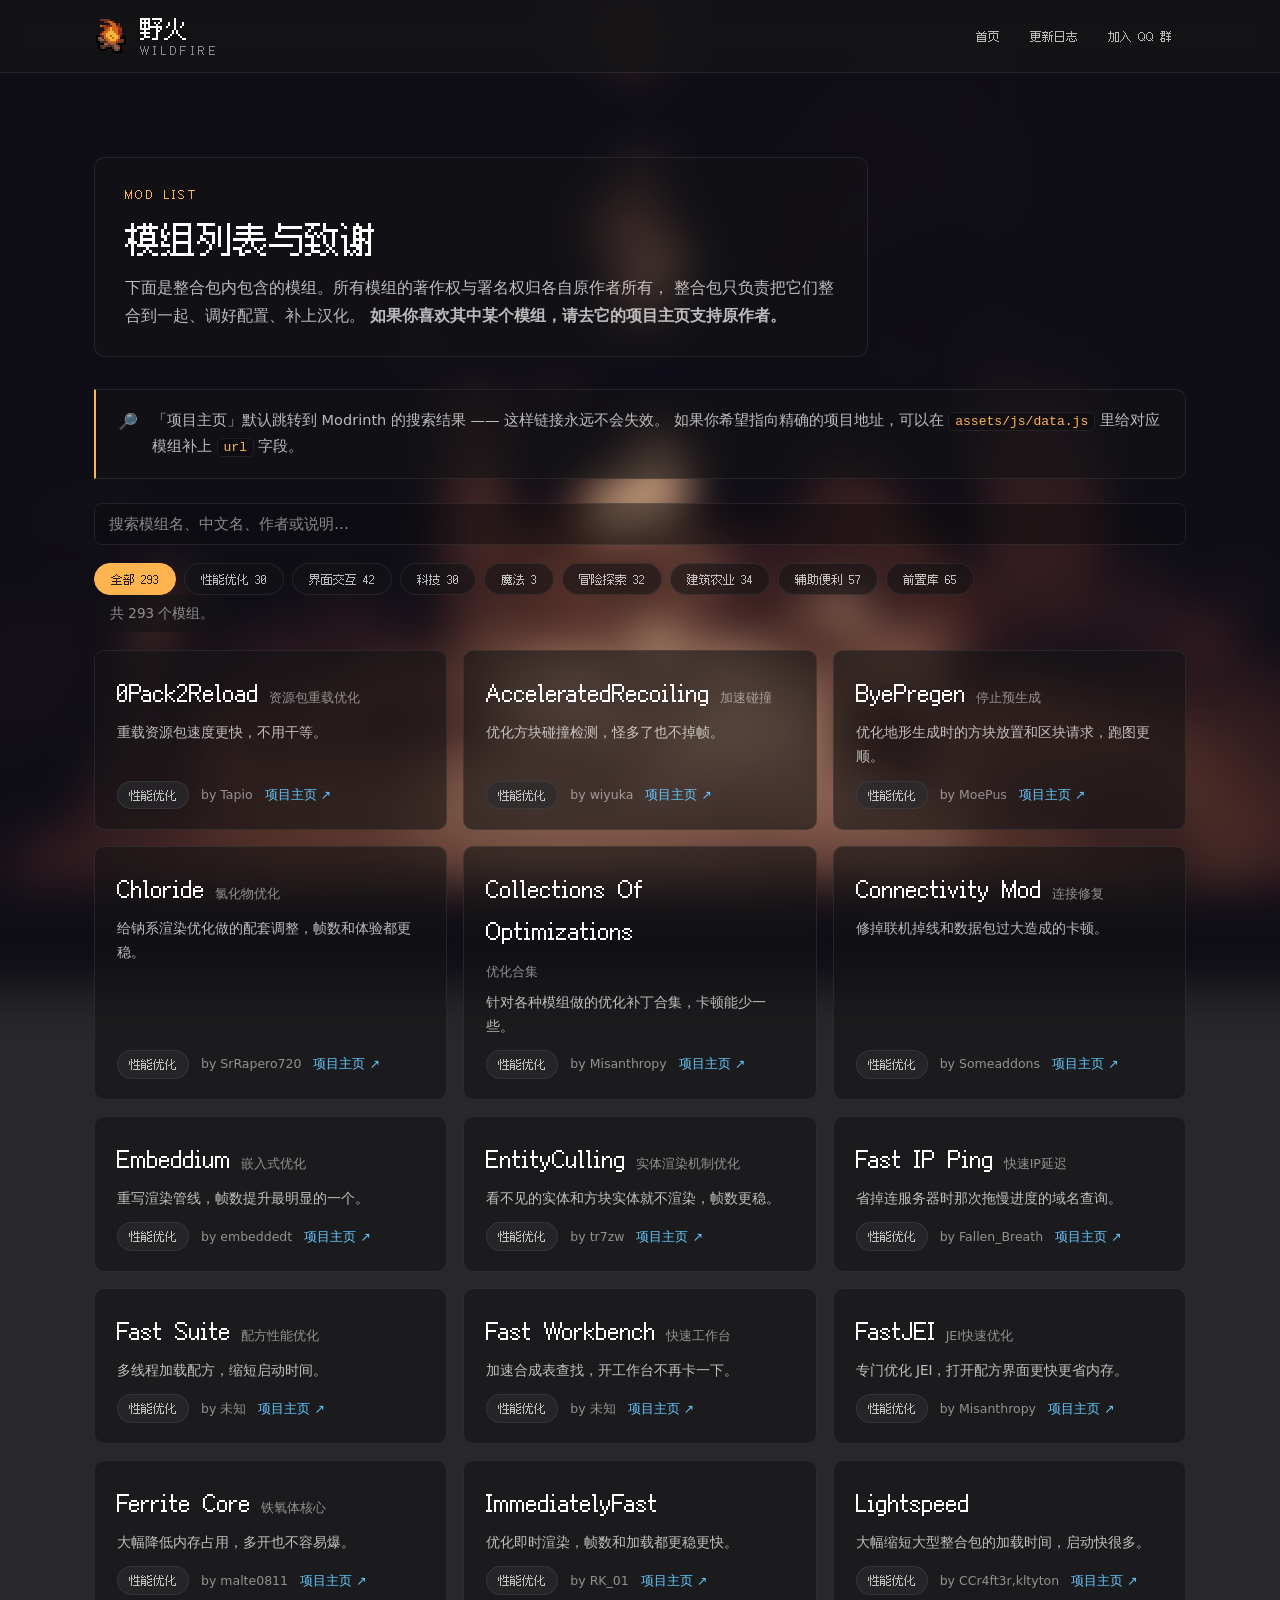
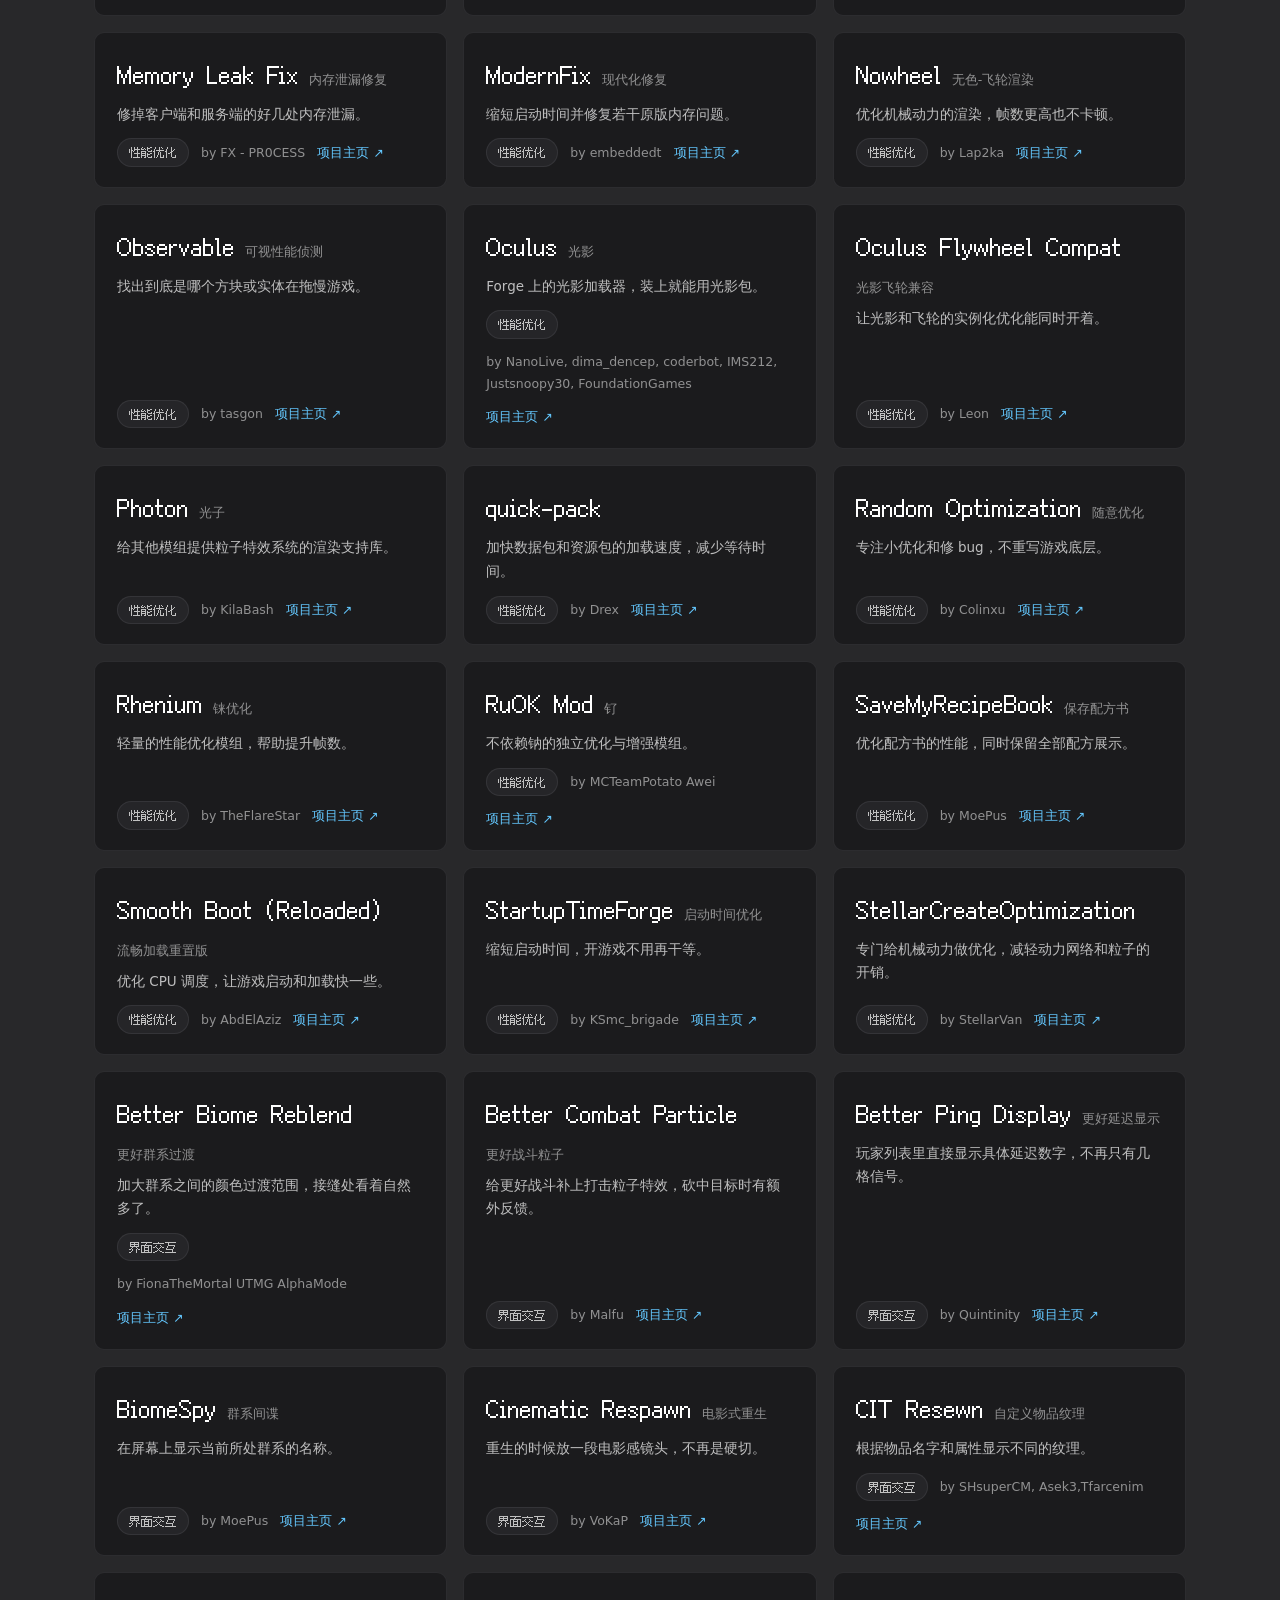
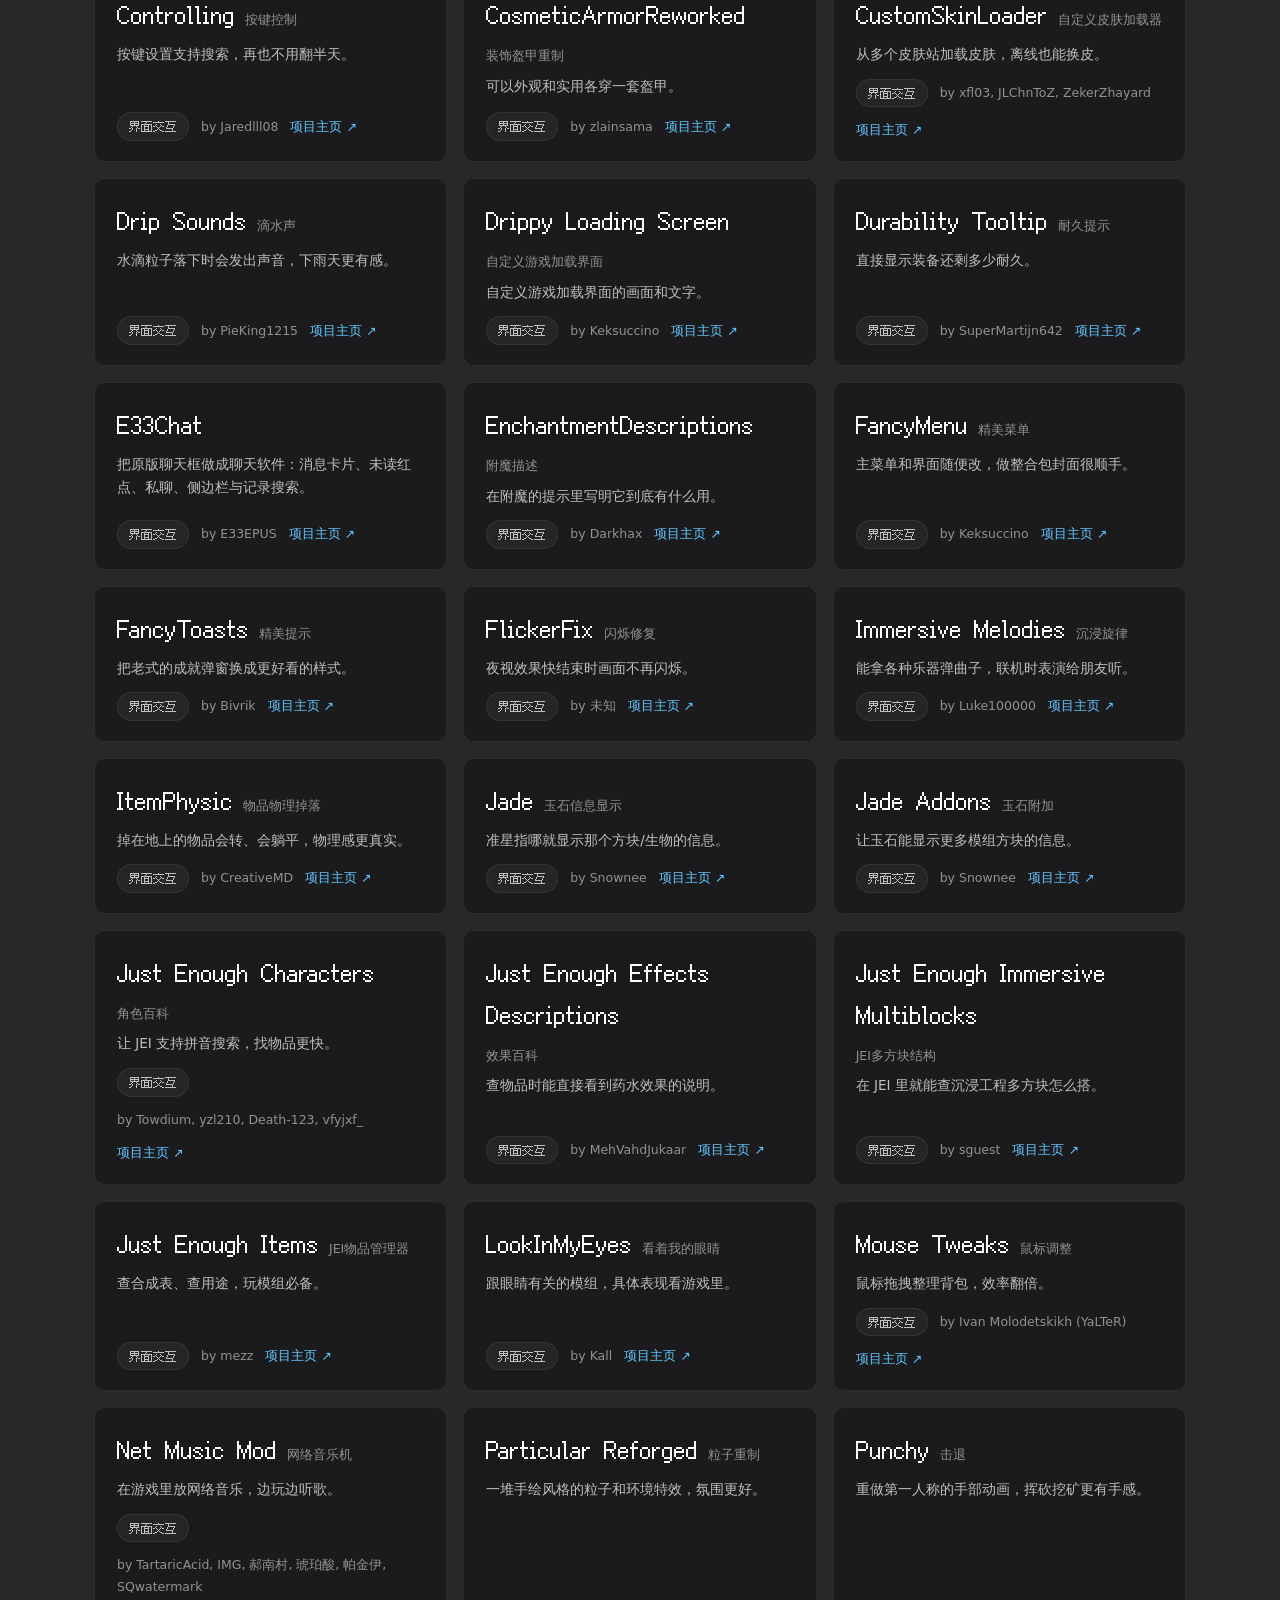
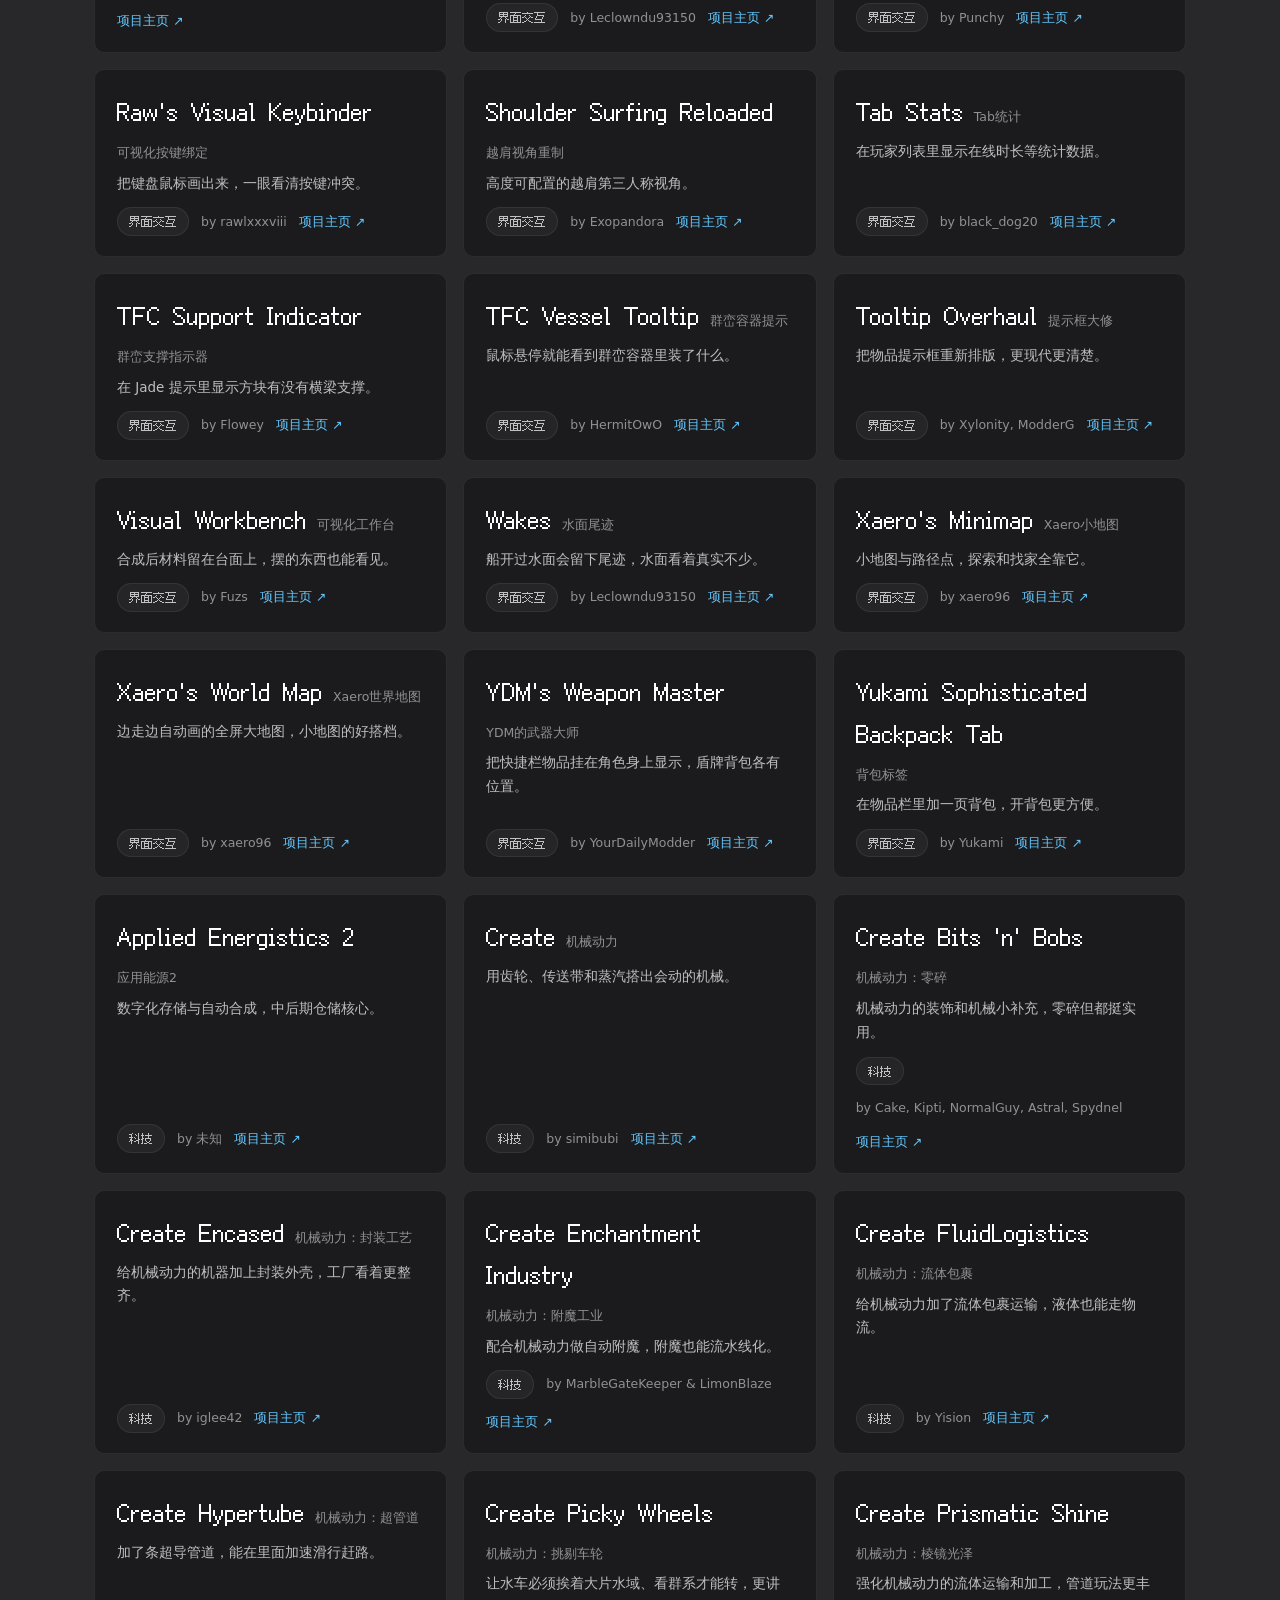
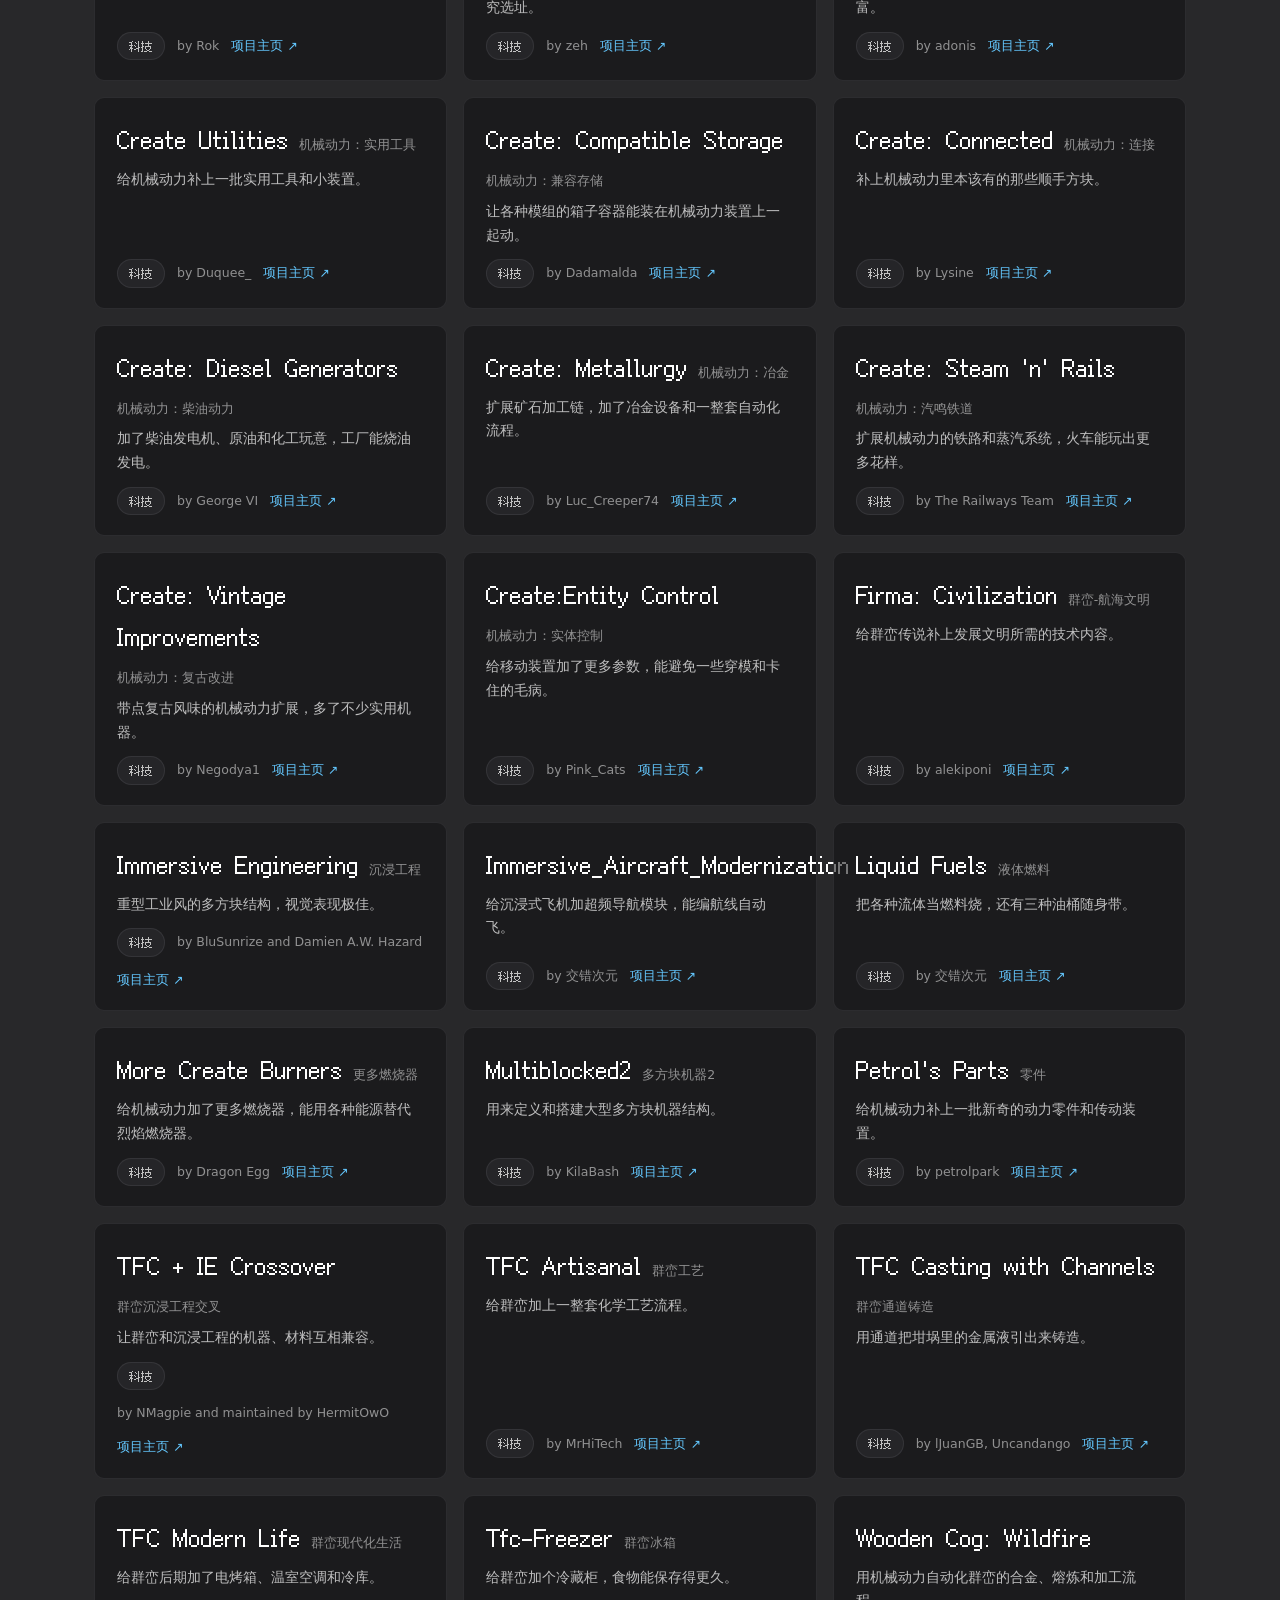
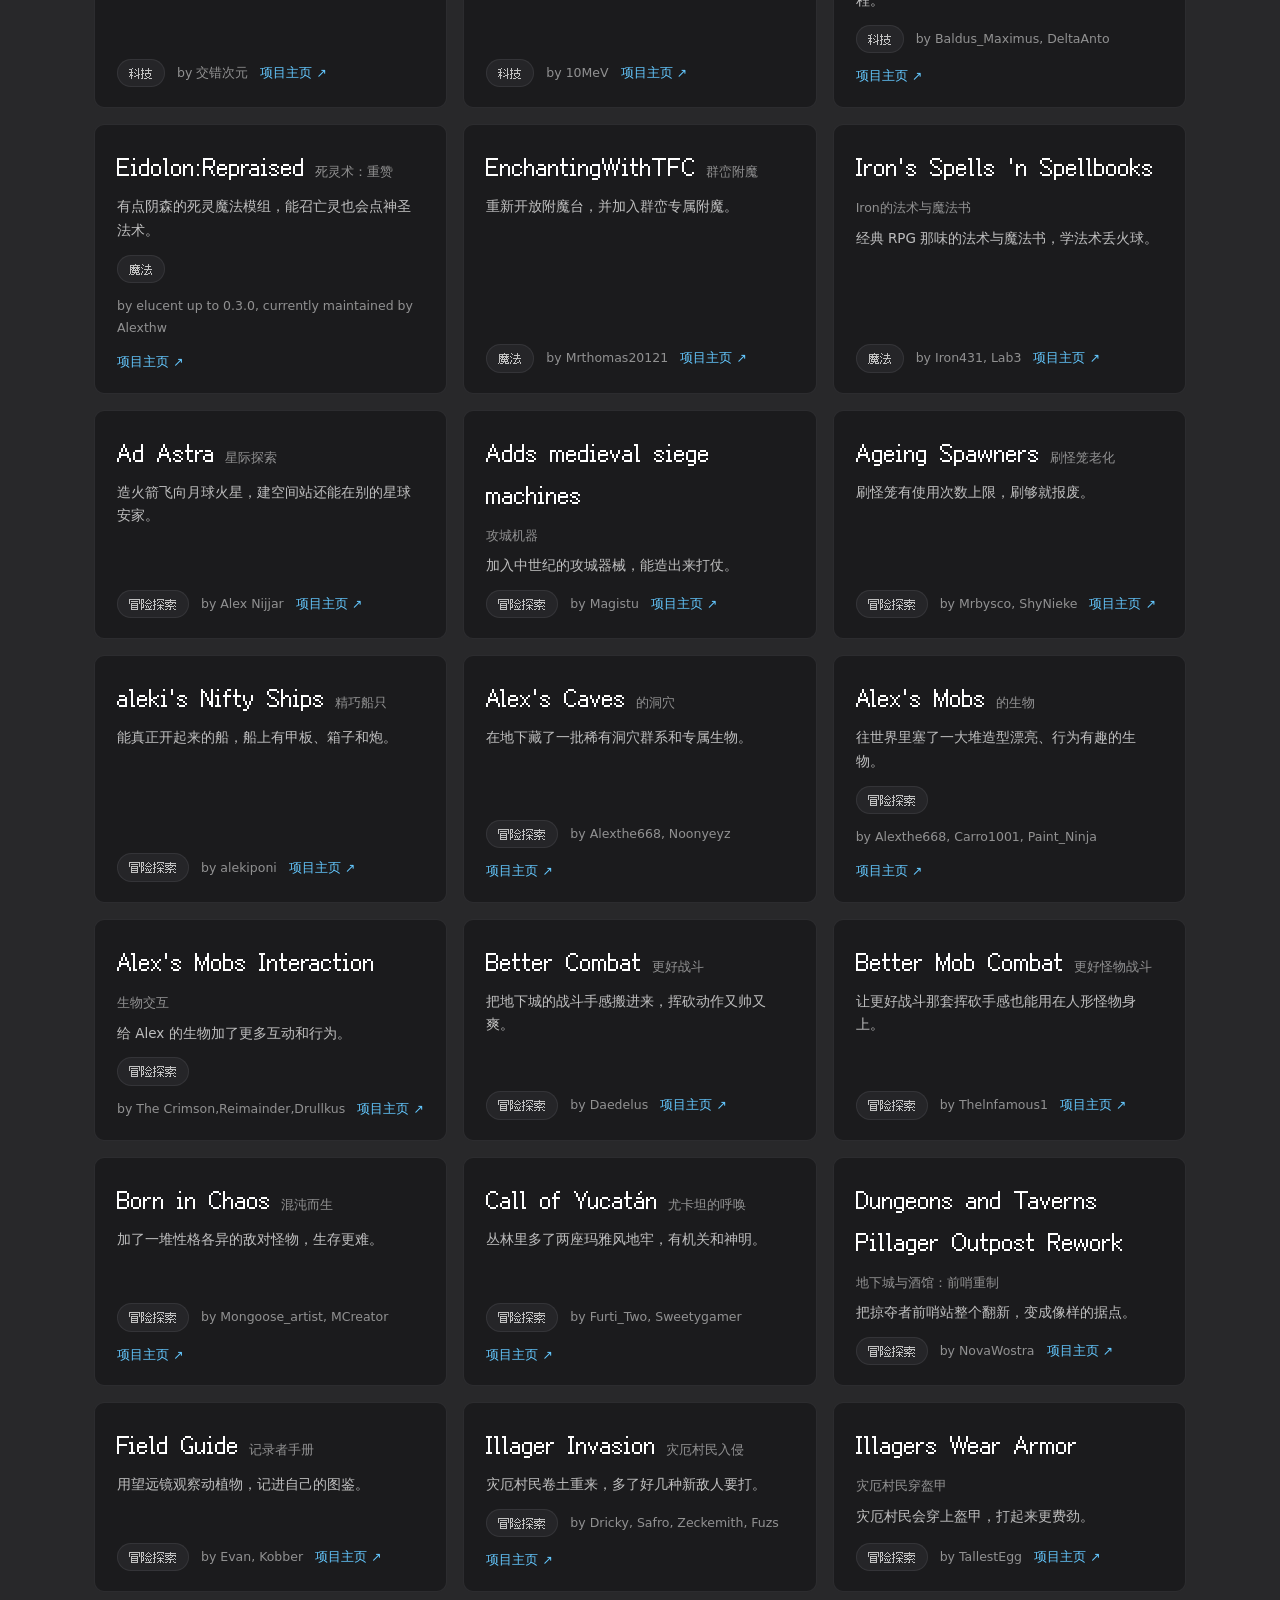
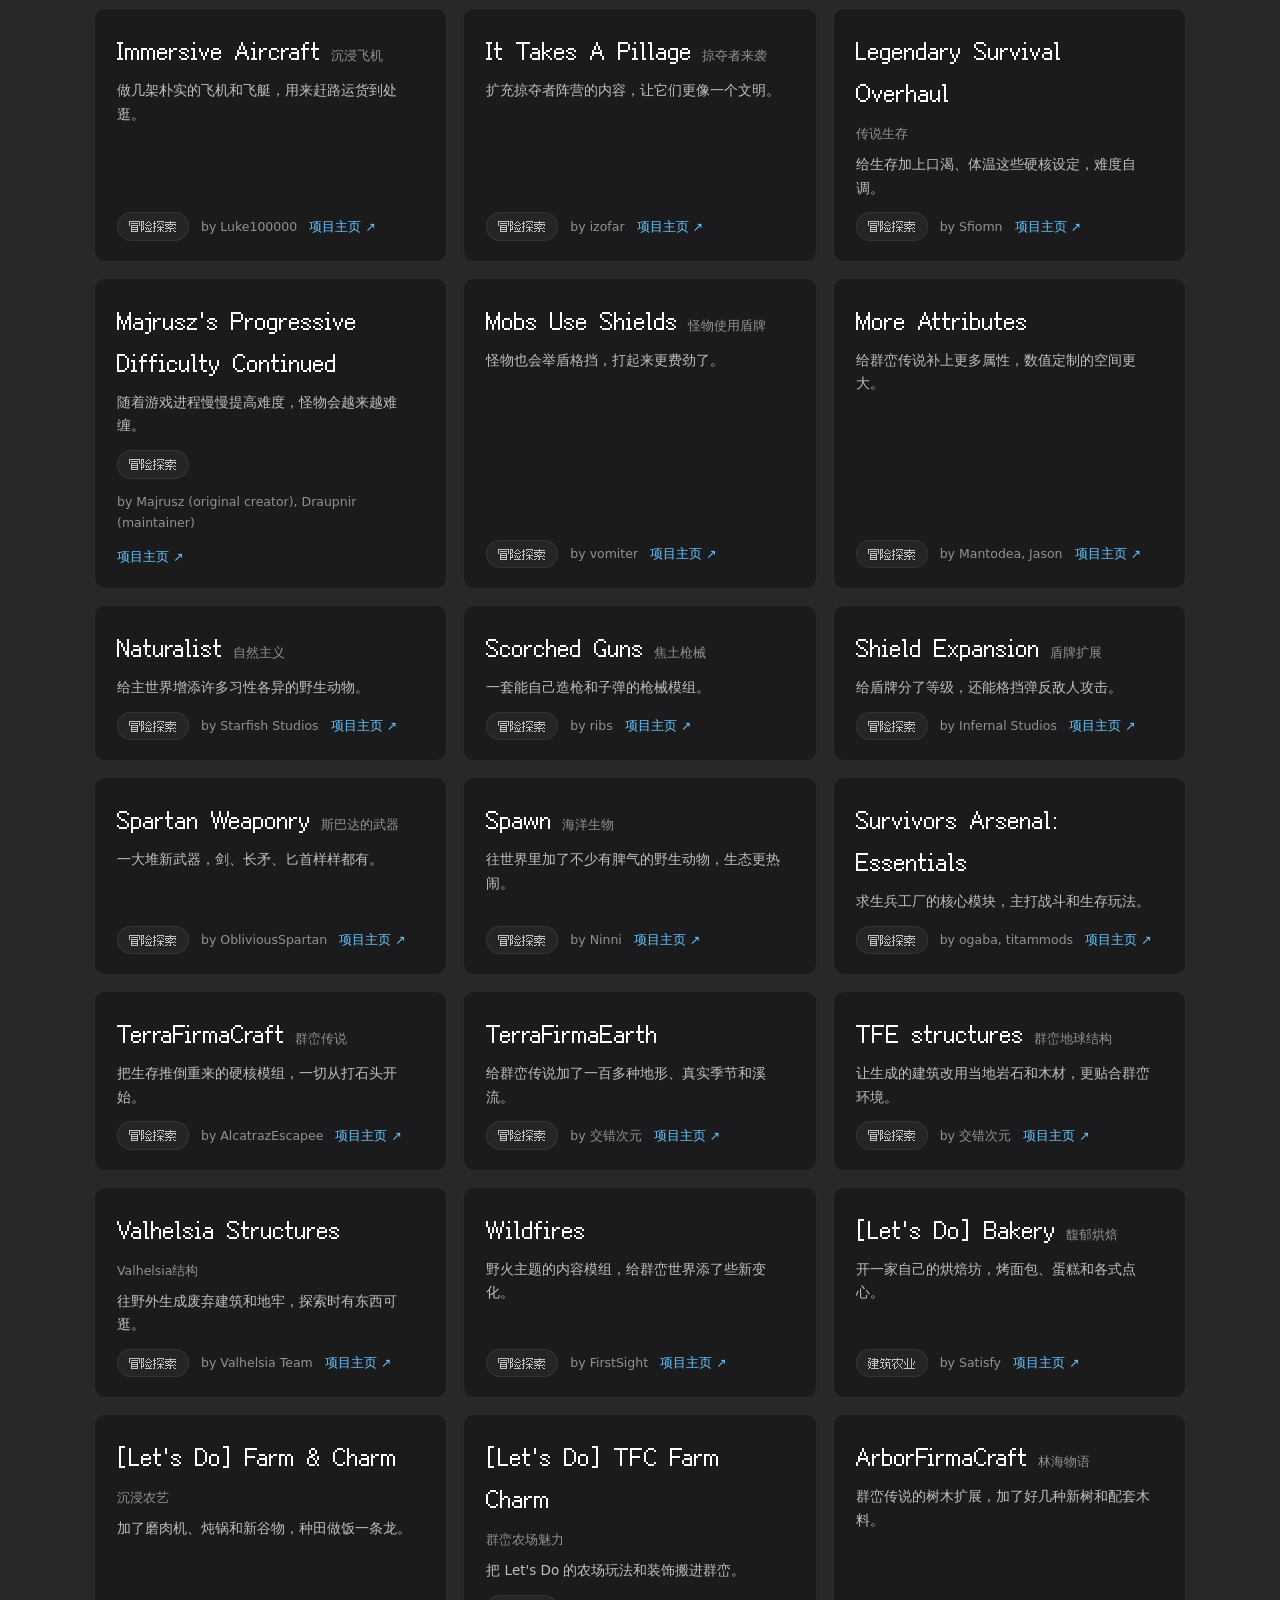
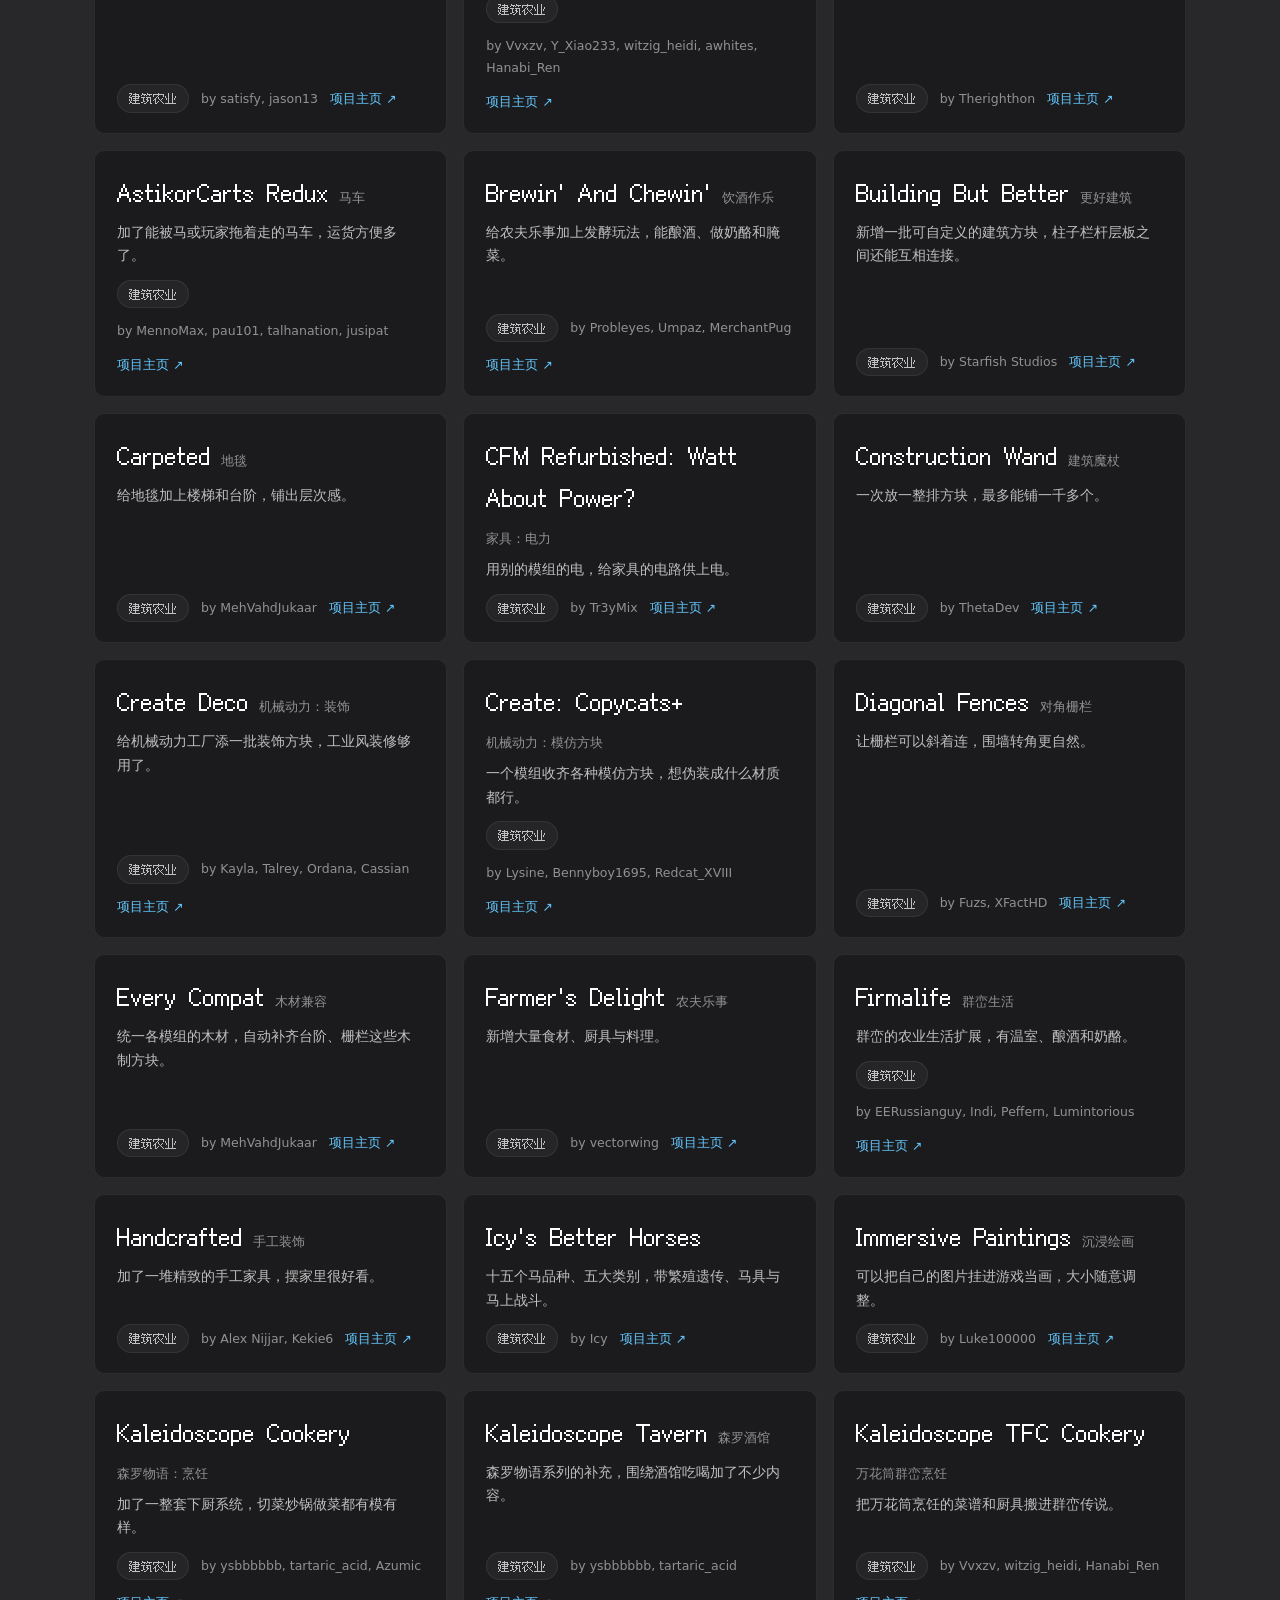
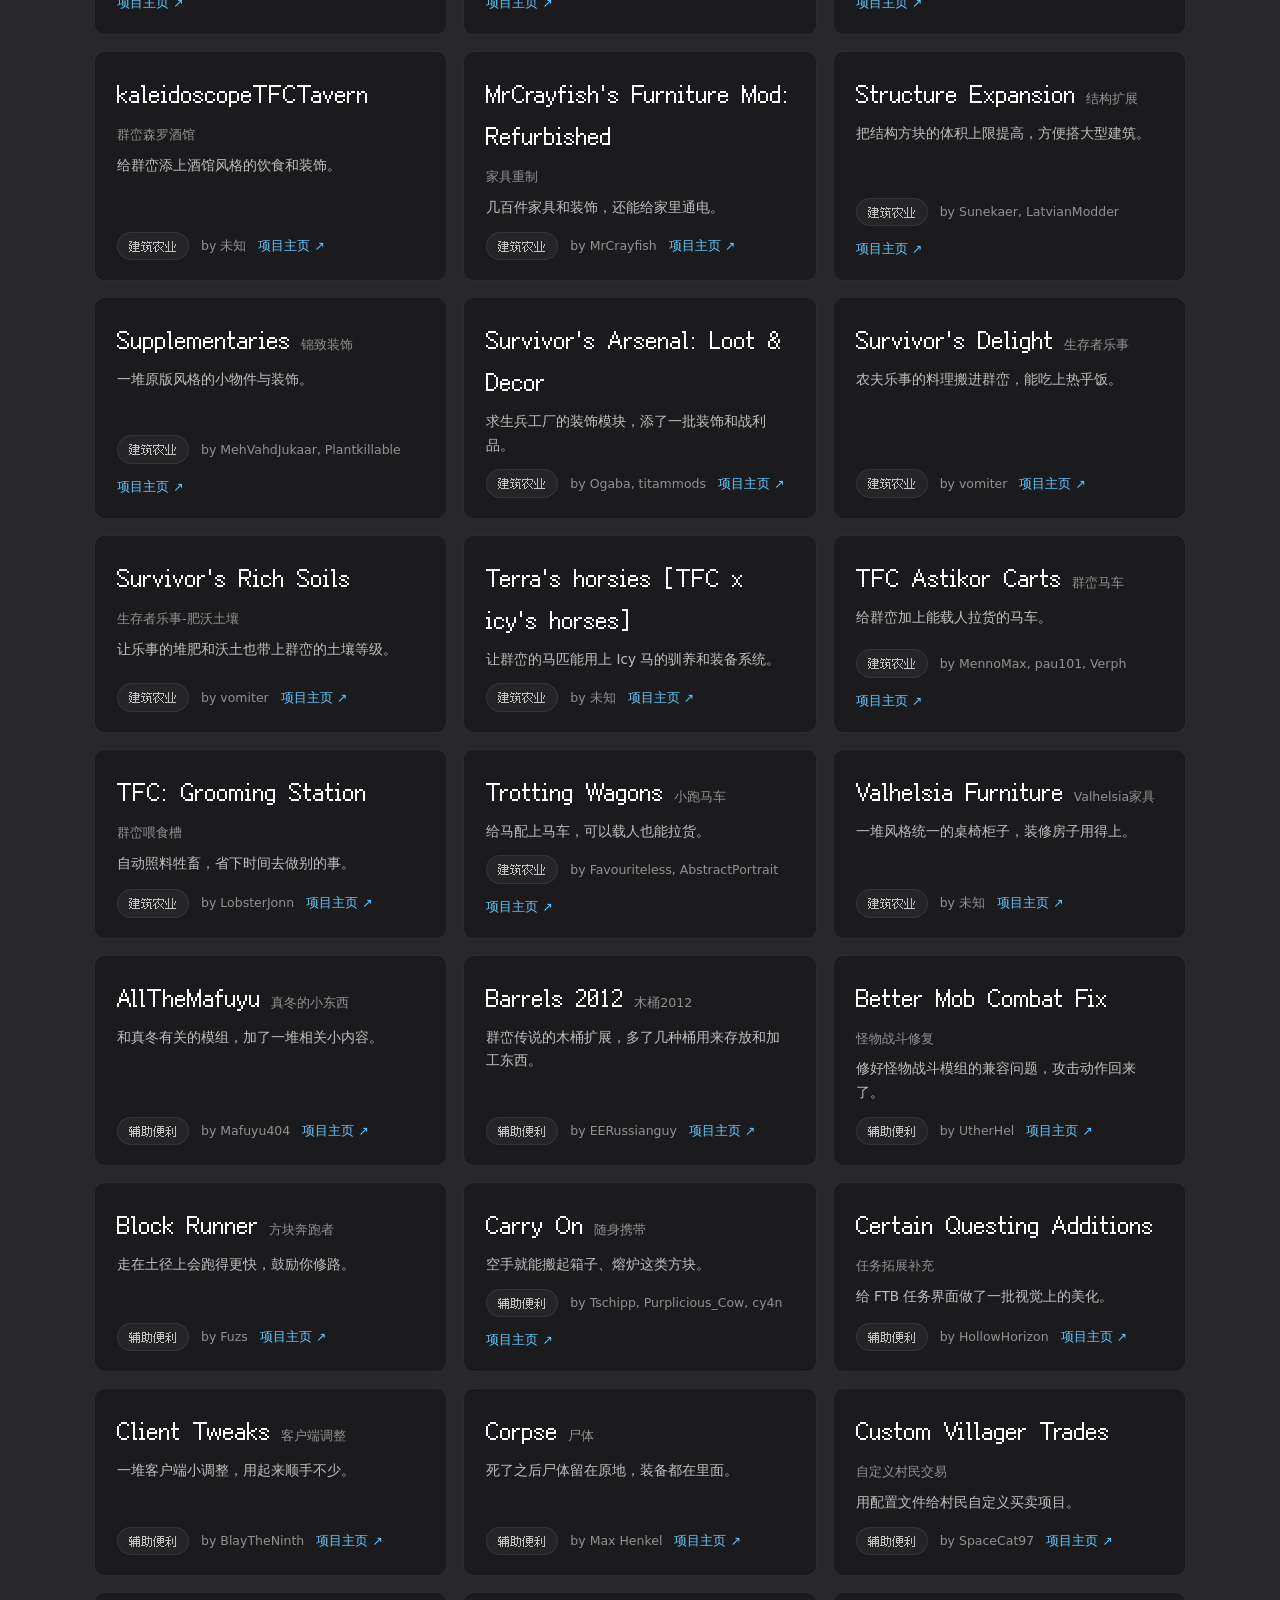
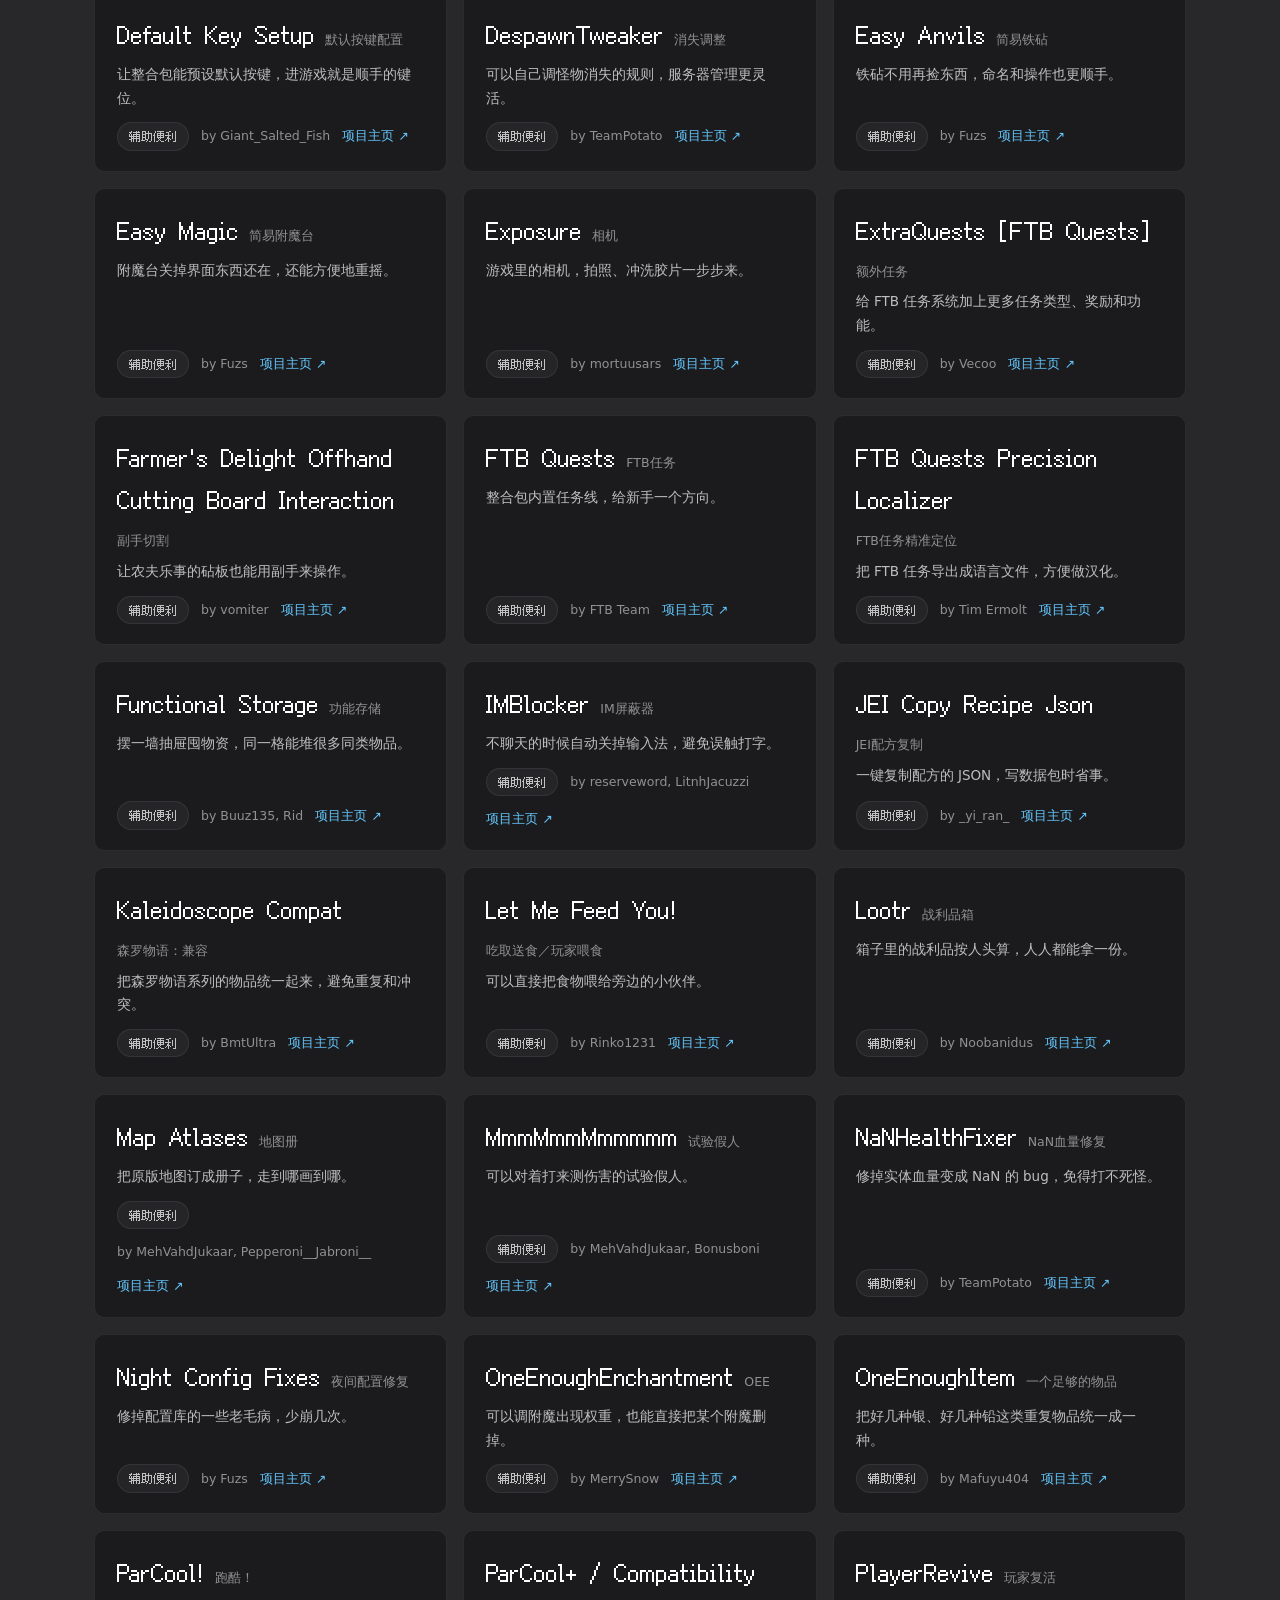
<file: mods.html>
<!DOCTYPE html>
<html lang="zh-CN">
<head>
<meta charset="UTF-8">
<meta name="viewport" content="width=device-width, initial-scale=1">
<title>模组列表 · 野火整合包</title>
<meta name="description" content="野火整合包模组清单与作者致谢，可按分类筛选、按名称搜索。">
<meta name="theme-color" content="#12100f">
<link rel="icon" type="image/png" href="assets/img/icon.png">
<link rel="preload" as="font" type="font/woff2" crossorigin href="assets/font/fusion-pixel-12px-proportional-zh_hans.ttf.woff2">
<link rel="stylesheet" href="assets/css/style.css">
</head>
<body data-page="mods" data-title="模组列表">

<a class="skip-link" href="#main">跳到主要内容</a>

<header id="site-header"></header>

<main id="main">

  <section class="section">
    <div class="wrap">
      <div class="head">
        <span class="head__kicker">MOD LIST</span>
        <h1 class="head__title">模组列表与致谢</h1>
        <p class="head__desc">
          下面是整合包内包含的模组。所有模组的著作权与署名权归各自原作者所有，
          整合包只负责把它们整合到一起、调好配置、补上汉化。
          <b>如果你喜欢其中某个模组，请去它的项目主页支持原作者。</b>
        </p>
      </div>

      <div class="note mb-2">
        <span class="note__icon">🔎</span>
        <div>
          「项目主页」默认跳转到 Modrinth 的搜索结果 —— 这样链接永远不会失效。
          如果你希望指向精确的项目地址，可以在 <code>assets/js/data.js</code> 里给对应模组补上 <code>url</code> 字段。
        </div>
      </div>

      <div class="filterbar">
        <label class="visually-hidden" for="mod-search" style="position:absolute;left:-9999px">搜索模组</label>
        <input class="input" id="mod-search" type="search" placeholder="搜索模组名、中文名、作者或说明…" autocomplete="off">
      </div>

      <div id="mod-chips" class="chips mb-2"></div>

      <p class="mod-count" id="mod-count"></p>

      <div id="mod-grid" class="mod-grid"></div>
    </div>
  </section>

  <section class="section section--alt">
    <div class="wrap">
      <div class="head">
        <h2 class="head__title">关于转载与二次分发</h2>
      </div>
      <p class="dim">
        整合包可以自由转载到其他平台，但请保留原始下载地址，不要二次打包、不要拿去售卖。
        如果你是本整合包内某个模组的作者，并且不希望自己的作品被包含在内，
        请联系我们，我们会立刻在下一个版本中移除。
      </p>
      <div class="btn-row mt-2">
        <a class="btn btn--primary" href="support.html">联系我们 / 加入 QQ 群</a>
      </div>
    </div>
  </section>

</main>

<footer id="site-footer"></footer>

<noscript>
  <div class="wrap" style="padding:20px 0">
    <div class="note note--warn">
      <span class="note__icon">⚠️</span>
      <div><strong>需要开启 JavaScript</strong>：模组列表与筛选功能由脚本渲染，请允许本站运行 JavaScript。</div>
    </div>
  </div>
</noscript>

<script src="assets/js/config.js"></script>
<script src="assets/js/data.js"></script>
<script src="assets/js/render.js"></script>
</body>
</html>
</file>
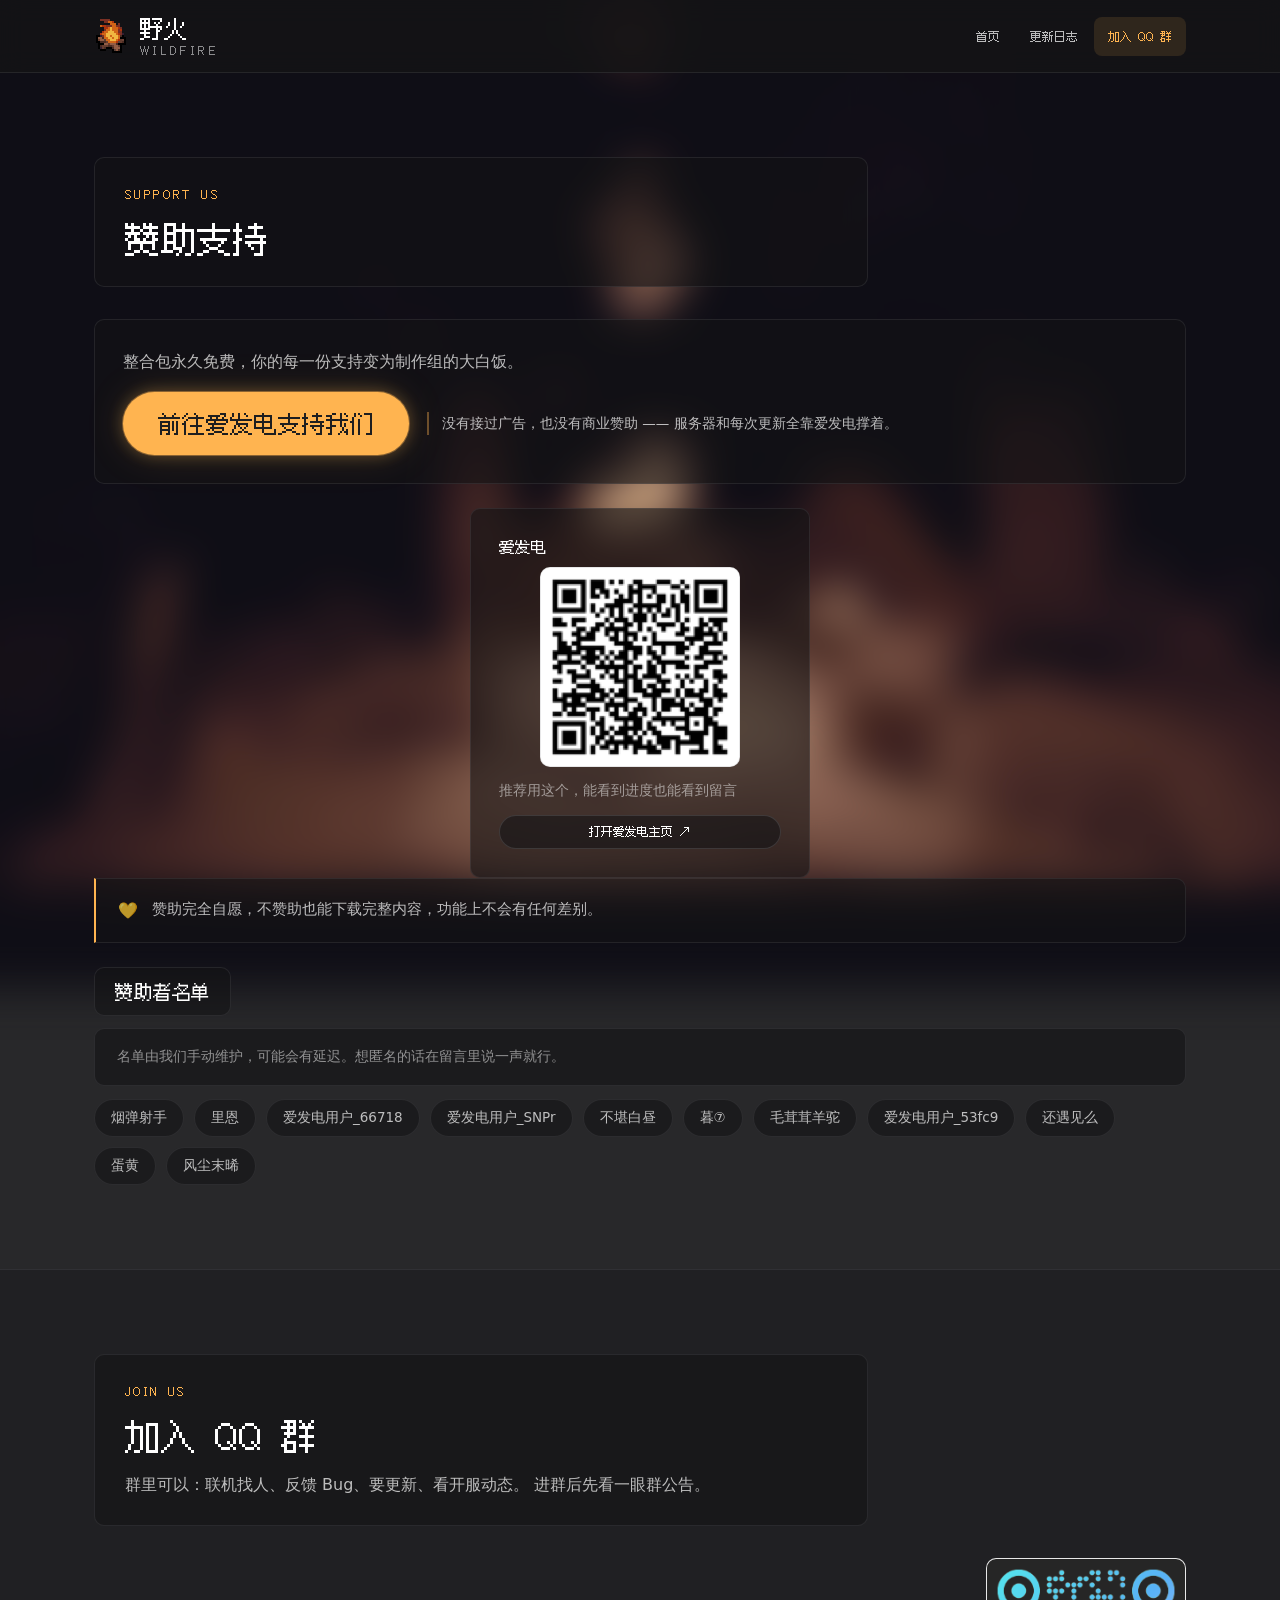
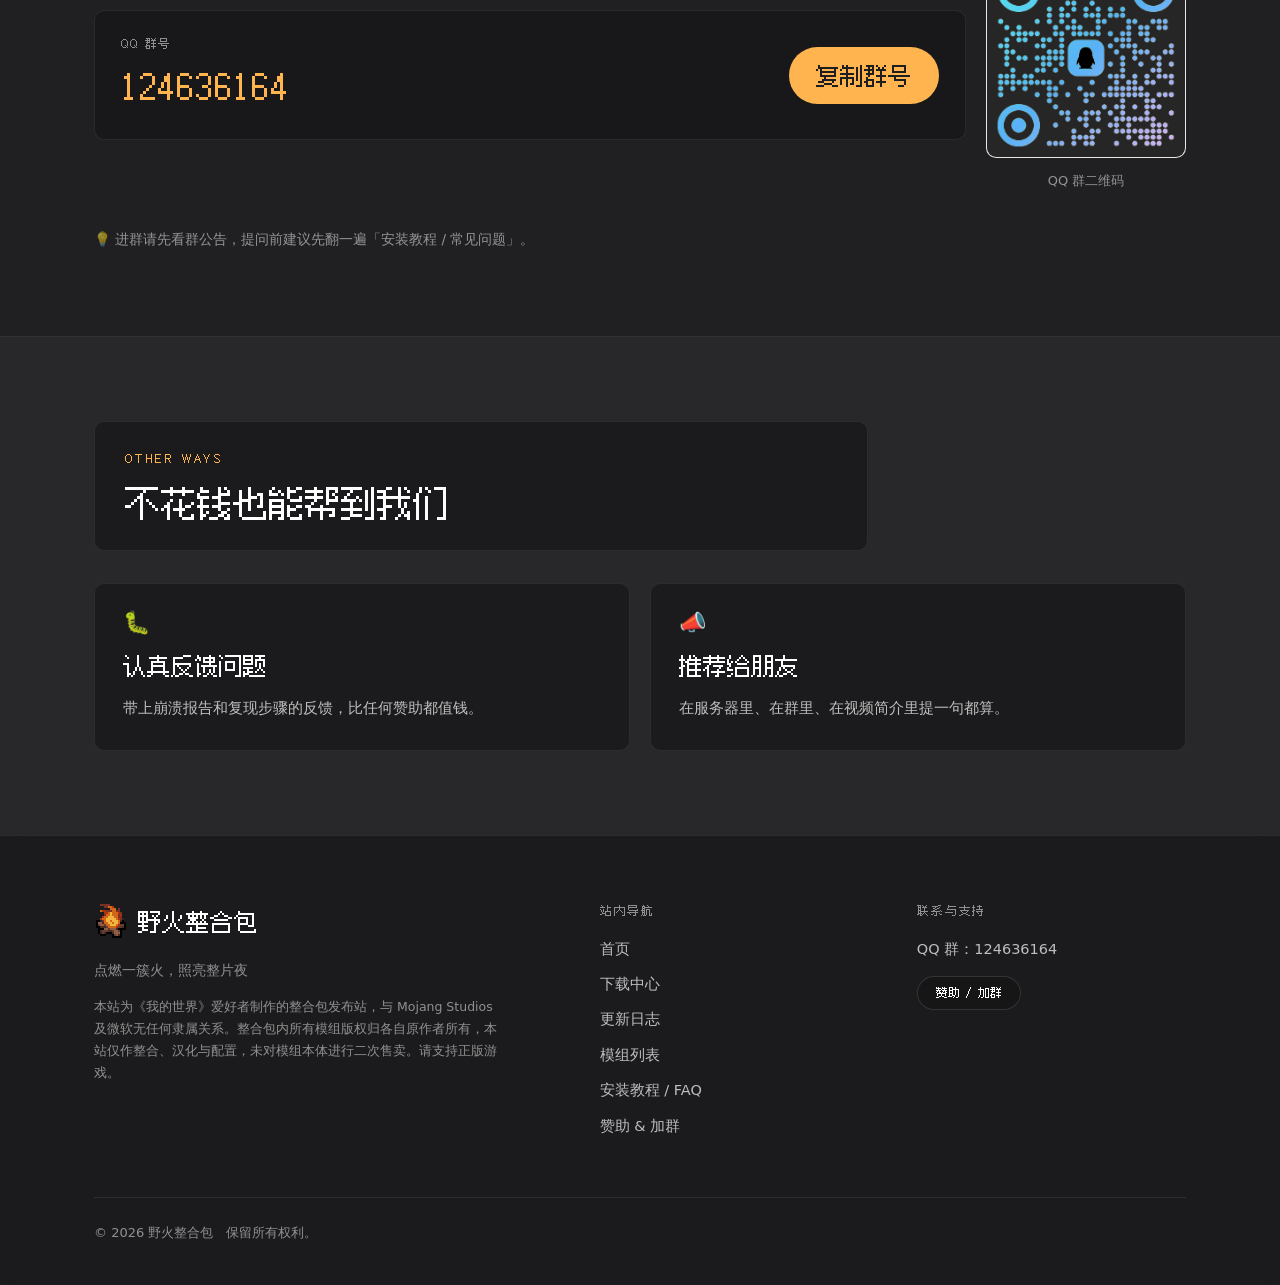
<file: support.html>
<!DOCTYPE html>
<html lang="zh-CN">
<head>
<meta charset="UTF-8">
<meta name="viewport" content="width=device-width, initial-scale=1">
<title>赞助 & 加群 · 野火整合包</title>
<meta name="description" content="支持野火整合包，或加入 QQ 群一起玩、一起反馈问题。">
<meta name="theme-color" content="#12100f">
<link rel="icon" type="image/png" href="assets/img/icon.png">
<link rel="preload" as="font" type="font/woff2" crossorigin href="assets/font/fusion-pixel-12px-proportional-zh_hans.ttf.woff2">
<link rel="stylesheet" href="assets/css/style.css">
</head>
<body data-page="support" data-title="赞助 & 加群">

<a class="skip-link" href="#main">跳到主要内容</a>

<header id="site-header"></header>

<main id="main">

  <!-- 赞助 -->
  <section class="section" id="donate">
    <div class="wrap">
      <div class="head">
        <span class="head__kicker">SUPPORT US</span>
        <h1 class="head__title">赞助支持</h1>
      </div>

      <div class="card mb-2">
        <div id="donate-intro" class="dim"></div>
      </div>

      <div id="donate-methods" class="pay-methods mb-2"></div>

      <div id="donate-note" class="mb-2"></div>

      <h3 class="mb-1">赞助者名单</h3>
      <p class="muted" style="font-size:13.5px">名单由我们手动维护，可能会有延迟。想匿名的话在留言里说一声就行。</p>
      <div id="sponsors"></div>
    </div>
  </section>

  <!-- 加群 -->
  <section class="section section--alt" id="qq">
    <div class="wrap">
      <div class="head">
        <span class="head__kicker">JOIN US</span>
        <h2 class="head__title">加入 QQ 群</h2>
        <p class="head__desc">
          群里可以：联机找人、反馈 Bug、要更新、看开服动态。
          进群后先看一眼群公告。
        </p>
      </div>

      <div id="qq-block"></div>
    </div>
  </section>

  <!-- 还能怎么帮 -->
  <section class="section">
    <div class="wrap">
      <div class="head">
        <span class="head__kicker">OTHER WAYS</span>
        <h2 class="head__title">不花钱也能帮到我们</h2>
      </div>
      <div class="quick">
        <div class="card quick__item">
          <span class="quick__icon" aria-hidden="true">🐛</span>
          <span class="quick__title">认真反馈问题</span>
          <span class="quick__desc">带上崩溃报告和复现步骤的反馈，比任何赞助都值钱。</span>
        </div>
        <div class="card quick__item">
          <span class="quick__icon" aria-hidden="true">📣</span>
          <span class="quick__title">推荐给朋友</span>
          <span class="quick__desc">在服务器里、在群里、在视频简介里提一句都算。</span>
        </div>
      </div>
    </div>
  </section>

</main>

<footer id="site-footer"></footer>

<noscript>
  <div class="wrap" style="padding:20px 0">
    <div class="note note--warn">
      <span class="note__icon">⚠️</span>
      <div><strong>需要开启 JavaScript</strong>：群号与赞助信息由脚本渲染，请允许本站运行 JavaScript。</div>
    </div>
  </div>
</noscript>

<script src="assets/js/config.js"></script>
<script src="assets/js/data.js"></script>
<script src="assets/js/render.js"></script>
</body>
</html>
</file>
<file: assets/css/style.css>
/* ==========================================================================
   野火整合包 · 站点样式表
   --------------------------------------------------------------------------
   设计语言参考 complementary.dev：
     · 扁平化，全程无 box-shadow、无发光、无渐变色块
     · 深灰底（rgb 40,40,42）+ 更深的内嵌块（rgb 30,30,31）做层次
     · 大字号标题、大留白、正文浅灰
     · 圆角 10px（卡片）/ 胶囊（按钮、标签）
     · 单一暖橙强调色，少量淡蓝链接色
   纯手写 CSS，不加载任何外部字体/CDN，可离线打开。
   --------------------------------------------------------------------------
   目录：
     01. 变量与基础
     02. 排版
     03. 通用组件（按钮 / 卡片 / 标签 / 提示 / 表单）
     04. 顶栏与页脚
     05. 首页 Hero
     06. 下载
     07. 更新日志
     08. 模组列表
     09. 教程与 FAQ
     10. 赞助与加群
     11. 工具类与响应式
   ========================================================================== */

/* ---------- 01. 变量与基础 ---------------------------------------------- */

:root {
  /* 层次：页面 → 内嵌块 → 分隔线
     面用的是"带透明度的颜色"，这样背景图能隐隐透出来。
     透明度是特意配过的：叠在 --bg 上算出来的结果和原来的纯色几乎一致，
     所以在 config.js 里把 background.image 留空时，观感不会变样。 */
  --bg:        rgb(40, 40, 42);        /* 页面兜底色 */
  --inset:     rgba(20, 20, 22, .58);  /* 卡片等内嵌面 */
  --sunken:    rgba(12, 12, 14, .45);  /* 卡片内部的凹槽：代码、输入框、内层表格 */
  --raised:    rgba(44, 44, 48, .68);  /* 悬浮 / 激活态 */
  --band:      rgba(18, 18, 20, .30);  /* 交替分节的底色 */
  --topbar:    rgba(20, 20, 22, .80);  /* 顶栏：要压得住滚过去的内容 */
  --footer:    rgba(20, 20, 22, .62);
  --line:      rgba(120, 120, 126, .30);  /* 主分隔线 */
  --line-soft: rgba(120, 120, 126, .18);  /* 弱分隔线 */

  /* 背景图：默认关闭，由 config.js 经 render.js 覆盖 */
  --bg-image:    none;
  --bg-blur:     30px;
  --bg-lift:     1;
  --bg-contrast: 1;
  --bg-dim:      0;

  /* 文字。次要文字原来是 .45，在带背景图时对比度只有 2.9:1，
     提到 .52 后改善到 3.3:1（纯色背景下也顺带从 4.18 升到 4.9）。 */
  --text:      rgb(254, 254, 254);
  --text-dim:  rgba(254, 254, 254, .72);
  --text-mute: rgba(254, 254, 254, .52);

  /* 强调色（野火橙，与参考站主题色同源） */
  --accent:      rgb(255, 180, 80);
  --accent-soft: rgba(255, 180, 80, .12);
  --accent-line: rgba(255, 180, 80, .38);
  --link:        rgb(100, 200, 255);

  /* 状态色：只用低饱和的文字色，不做大色块 */
  --ok:   rgb(126, 211, 140);
  --warn: rgb(255, 202, 108);
  --err:  rgb(255, 128, 128);
  --info: rgb(130, 180, 255);

  --radius:      10px;
  --radius-pill: 50px;
  --maxw:        1140px;

  /* 参考站用的 Rubik/Montserrat 在国内访问不稳定，正文改用系统无衬线栈近似。
     中文字体普遍没有 Light 字重，强行 font-weight:300 会被浏览器伪轻量化、
     反而发虚，所以正文用 400。 */
  --font: "Segoe UI", system-ui, -apple-system, "PingFang SC",
          "Hiragino Sans GB", "Microsoft YaHei", "Source Han Sans SC",
          "Noto Sans CJK SC", sans-serif;

  /* 自托管的像素字体（12px 比例模式，简体中文）。这里只登记字族名，
     真正"用不用、用在哪"由文件末尾 html[data-font] 那一段决定，
     开关在 config.js 的 font 里。字重只有 400 一档，千万不要加粗。 */
  --font-pixel: "Fusion Pixel", "Microsoft YaHei", "PingFang SC", sans-serif;

  --font-mono: "Cascadia Mono", "Consolas", "SFMono-Regular", "Courier New", monospace;
}

*, *::before, *::after { box-sizing: border-box; }

html {
  scroll-behavior: smooth;
  scroll-padding-top: 96px;
  -webkit-text-size-adjust: 100%;
  /* 底色必须放在 html 上：如果放在 body，body 的背景会画在下面两层
     伪元素之上，把背景图整个盖住。 */
  background-color: var(--bg);
}

/* ---------- 全站背景：模糊图 + 压暗层 ----------
   两层都固定不随页面滚动，且都不接收鼠标事件。
   放在 html 上而不是 body 上，是为了避开 body 的 overflow 裁剪。 */
html::before,
html::after {
  content: "";
  position: fixed;
  pointer-events: none;
}
html::before {
  /* 负 inset 把高斯模糊在四边产生的透明衰减推到视口之外，
     否则屏幕边缘会出现一圈发虚的亮边 */
  inset: calc(-4 * var(--bg-blur));
  z-index: -2;
  background-image: var(--bg-image);
  background-size: cover;
  background-position: center;
  background-repeat: no-repeat;
  /* 先模糊，再做色调提升。提亮不是可有可无的：
     这类夜景截图极暗（中位数只有 15/255），不处理的话背景层
     比页面底色还黑，等于白放一张图。
     但只提亮会把高光削平（原图 13% 的像素 >51 会直接死白），
     所以再跟一个 contrast<1 把高光压回来 —— 等效于一条 gamma 曲线：
     暗部大幅抬起、高光基本不动。 */
  filter: blur(var(--bg-blur))
          brightness(var(--bg-lift))
          contrast(var(--bg-contrast))
          saturate(1.05);
}
html::after {
  inset: 0;
  z-index: -1;
  /* --bg-dim 为 0 时（没配背景图）这层完全透明，不影响原样式 */
  background-color: rgba(18, 18, 20, var(--bg-dim));
}

body {
  margin: 0;
  min-height: 100vh;
  display: flex;
  flex-direction: column;
  font-family: var(--font);
  font-size: 16px;
  font-weight: 400;
  line-height: 1.75;
  color: var(--text);
  /* 这里不设 background —— 见上面 html 的说明。
     也不用 overflow:hidden，它会产生滚动容器并让 sticky 顶栏失效；
     clip 不会，且同样能兜住意外溢出 */
  overflow-x: clip;
}

img { max-width: 100%; display: block; border: 0; }

a { color: var(--link); text-decoration: none; transition: color .18s ease; }
a:hover { color: var(--text); text-decoration: underline; text-underline-offset: 3px; }

h1, h2, h3, h4 { margin: 0; font-weight: 400; line-height: 1.25; color: var(--text); }
p { margin: 0 0 1em; }
p:last-child { margin-bottom: 0; }

ul, ol { margin: 0 0 1em; padding-left: 1.4em; }
li { margin-bottom: .4em; }

code, kbd, pre { font-family: var(--font-mono); font-size: .9em; }

code {
  padding: .1em .45em;
  color: var(--accent);
  background: var(--sunken);
  border: 1px solid var(--line-soft);
  border-radius: 5px;
  /* 用 anywhere 而不是 break-all：短代码（如 online-mode=true）不会被拦腰截断，
     只有放不下的长路径才会换行 */
  overflow-wrap: anywhere;
}

kbd {
  padding: .1em .45em;
  color: var(--text);
  background: var(--raised);
  border: 1px solid var(--line);
  border-radius: 5px;
  font-size: .85em;
}

hr { border: 0; border-top: 1px solid var(--line-soft); margin: 2.5rem 0; }

:focus-visible { outline: 2px solid var(--accent); outline-offset: 3px; border-radius: 4px; }

.skip-link {
  position: absolute; left: -9999px; top: 0; z-index: 999;
  padding: .7em 1.2em;
  color: rgb(30, 30, 31);
  background: var(--accent);
  border-radius: 0 0 var(--radius) 0;
}
.skip-link:focus { left: 0; top: 0; }

::selection { background: var(--accent); color: rgb(30, 30, 31); }

* { scrollbar-color: var(--line) var(--inset); scrollbar-width: thin; }
::-webkit-scrollbar { width: 10px; height: 10px; }
::-webkit-scrollbar-track { background: var(--inset); }
::-webkit-scrollbar-thumb { background: var(--line); border-radius: var(--radius-pill); }
::-webkit-scrollbar-thumb:hover { background: var(--accent-line); }

/* ---------- 02. 排版 ---------------------------------------------------- */

.wrap {
  width: 100%;
  max-width: var(--maxw);
  margin: 0 auto;
  padding: 0 24px;
}

.section { padding: 84px 0; }
.section--tight { padding: 52px 0; }
.section--alt {
  background: var(--band);
  border-top: 1px solid var(--line-soft);
  border-bottom: 1px solid var(--line-soft);
}

/* 分节标题。背景图明显时，文字必须坐在深色面板上才读得清 —— 见 README 的说明。 */
.head {
  margin-bottom: 32px;
  max-width: 76ch;
  padding: 26px 30px;
  background: var(--inset);
  border: 1px solid var(--line-soft);
  border-radius: var(--radius);
}

.head__kicker {
  display: block;
  margin-bottom: 12px;
  font-size: 12px;
  font-weight: 400;
  letter-spacing: .2em;
  text-transform: uppercase;
  color: var(--accent);
}

.head__title {
  font-size: clamp(26px, 3.6vw, 38px);
  line-height: 1.2;
}

.head__desc {
  margin: 14px 0 0;
  font-size: 16px;
  color: var(--text-dim);
}

/* 兜底：任何直接暴露在页面背景上的文字块，自动加一层深色底。
   背景图最亮处亮度约 94，裸着的次要文字对比度只有 4.08:1（不达标），
   所以页面里不能存在"没有底"的文字。
   有了这条，以后往页面里直接写 <p> / <h3> 也不会漏掉；
   只包着按钮的段落（`p` 里只有一颗 `.btn`）不受影响，否则按钮会被多套一层底色。
   注：用到 :has() 的那条单独写，老浏览器忽略它也不影响上面那组。 */
.section > .wrap > h2,
.section > .wrap > h3,
.section > .wrap > h4,
.section > .wrap > ul,
.section > .wrap > ol {
  display: inline-block;
  padding: 12px 20px;
  background: var(--inset);
  border: 1px solid var(--line-soft);
  border-radius: var(--radius);
}
.section > .wrap > ul,
.section > .wrap > ol { display: block; padding: 20px 24px; }
.section > .wrap > p:not(:has(> .btn)):not(.mod-count) {
  padding: 16px 22px;
  background: var(--inset);
  border: 1px solid var(--line-soft);
  border-radius: var(--radius);
}

/* ---------- 03. 通用组件 ------------------------------------------------ */

/* 按钮：胶囊形，扁平 */
.btn {
  display: inline-flex;
  align-items: center;
  justify-content: center;
  gap: 8px;
  padding: 12px 26px;
  font-family: inherit;
  font-size: 15px;
  font-weight: 400;
  line-height: 1.3;
  text-align: center;
  white-space: nowrap;
  cursor: pointer;
  border: 1px solid transparent;
  border-radius: var(--radius-pill);
  transition: background-color .18s ease, border-color .18s ease, color .18s ease, box-shadow .25s ease;
  text-decoration: none;
}

.btn:hover { text-decoration: none; }

.btn--primary {
  color: rgb(30, 30, 31);
  background: var(--accent);
}
.btn--primary:hover { background: rgb(255, 202, 128); color: rgb(30, 30, 31); }

.btn--ghost {
  color: var(--text);
  background: var(--inset);
  border-color: var(--line);
}
.btn--ghost:hover { border-color: var(--accent); color: var(--accent); }

/* 赞助按钮专用：一圈常亮暖橙光晕。
   这是对文件开头那条「全程无 box-shadow、无发光」设计规范的**故意破例** ——
   赞助入口是站点唯一的收入来源，值得比别的主按钮多一点存在感。
   其余主按钮（下载、前往等）保持扁平。想关掉：config.js 里 donate.glow 改 false。
   分三层是让光晕边缘软一点，只堆一层会显得像描边。 */
.btn--glow {
  box-shadow:
    0 0 0 1px var(--accent-line),
    0 0 16px rgba(255, 180, 80, .32),
    0 0 40px rgba(255, 180, 80, .15);
}
.btn--glow:hover {
  box-shadow:
    0 0 0 1px var(--accent-line),
    0 0 22px rgba(255, 180, 80, .46),
    0 0 56px rgba(255, 180, 80, .22);
}

.btn--sm { padding: 8px 18px; font-size: 13.5px; }
.btn--lg { padding: 15px 34px; font-size: 16px; }
.btn--block { width: 100%; }

.btn[aria-disabled="true"],
.btn[disabled] {
  cursor: not-allowed;
  color: var(--text-mute);
  background: var(--inset);
  border-color: var(--line-soft);
}

.btn-row { display: flex; flex-wrap: wrap; gap: 12px; }

/* 卡片：扁平，靠 1px 边框和更深底色分层 */
.card {
  padding: 28px;
  background: var(--inset);
  border: 1px solid var(--line-soft);
  border-radius: var(--radius);
}

.card--hover { transition: border-color .18s ease, background-color .18s ease; }
.card--hover:hover { border-color: var(--line); background: var(--raised); }

/* 标签：胶囊，低饱和 */
.tag {
  display: inline-flex;
  align-items: center;
  gap: 5px;
  padding: 3px 11px;
  font-size: 12px;
  line-height: 1.7;
  white-space: nowrap;
  color: var(--text-dim);
  background: var(--raised);
  border: 1px solid var(--line-soft);
  border-radius: var(--radius-pill);
}
.tag--fire  { color: var(--accent); background: var(--accent-soft); border-color: var(--accent-line); }
.tag--ok    { color: var(--ok);   background: rgba(126, 211, 140, .12); border-color: rgba(126, 211, 140, .35); }
.tag--warn  { color: var(--warn); background: rgba(255, 202, 108, .12); border-color: rgba(255, 202, 108, .35); }
.tag--info  { color: var(--info); background: rgba(130, 180, 255, .12); border-color: rgba(130, 180, 255, .35); }
.tag--err   { color: var(--err);  background: rgba(255, 128, 128, .12); border-color: rgba(255, 128, 128, .35); }

.tags { display: flex; flex-wrap: wrap; gap: 8px; }

/* 提示条：左侧一道细线，不用大色块 */
.note {
  display: flex;
  gap: 14px;
  padding: 18px 22px;
  font-size: 14.5px;
  color: var(--text-dim);
  background: var(--inset);
  border: 1px solid var(--line-soft);
  border-left: 2px solid var(--accent);
  border-radius: 0 var(--radius) var(--radius) 0;
}
.note strong { color: var(--text); font-weight: 600; }
.note--warn { border-left-color: var(--err); }
.note__icon { flex: none; font-size: 16px; line-height: 1.7; }

/* 键值对 */
.meta {
  display: grid;
  grid-template-columns: repeat(auto-fit, minmax(96px, 1fr));
  gap: 14px 20px;
  margin: 0;
}
.meta__k {
  margin-bottom: 2px;
  font-size: 12px;
  color: var(--text-mute);
}
.meta__v { font-size: 14.5px; color: var(--text); word-break: break-all; }

.empty {
  padding: 48px 24px;
  text-align: center;
  font-size: 14.5px;
  color: var(--text-mute);
  background: var(--inset);
  border: 1px dashed var(--line);
  border-radius: var(--radius);
}

.todo {
  display: inline-block;
  padding: 2px 9px;
  font-size: 12px;
  color: var(--warn);
  border: 1px dashed var(--accent-line);
  border-radius: var(--radius-pill);
}

/* 长文本/校验值 */
.urlbox { display: flex; gap: 8px; align-items: stretch; }
.urlbox input {
  flex: 1 1 auto;
  min-width: 0;
  padding: 9px 12px;
  font-family: var(--font-mono);
  font-size: 12.5px;
  color: var(--text-dim);
  background: var(--sunken);
  border: 1px solid var(--line-soft);
  border-radius: 8px;
}
.urlbox input:focus { color: var(--text); border-color: var(--line); outline: none; }

.copied { animation: pop .3s ease; }
@keyframes pop {
  0%   { transform: scale(1); }
  50%  { transform: scale(1.04); }
  100% { transform: scale(1); }
}

/* 轻提示 */
.toast {
  position: fixed;
  left: 50%;
  bottom: 32px;
  z-index: 200;
  transform: translate(-50%, 16px);
  padding: 12px 24px;
  font-size: 14.5px;
  color: var(--text);
  background: rgba(18, 18, 20, .95);
  backdrop-filter: blur(12px);
  -webkit-backdrop-filter: blur(12px);
  border: 1px solid var(--line);
  border-radius: var(--radius-pill);
  opacity: 0;
  pointer-events: none;
  transition: opacity .2s ease, transform .2s ease;
}
.toast.is-on { opacity: 1; transform: translate(-50%, 0); }

/* 表单控件 */
.select, .input {
  width: 100%;
  padding: 11px 14px;
  font-family: inherit;
  font-size: 15px;
  color: var(--text);
  background: var(--sunken);
  border: 1px solid var(--line-soft);
  border-radius: 8px;
  transition: border-color .18s ease;
}
.select { cursor: pointer; }
.select:focus, .input:focus { border-color: var(--line); outline: none; }
.input::placeholder { color: var(--text-mute); }

.field { margin-bottom: 20px; }
.field__label {
  display: block;
  margin-bottom: 8px;
  font-size: 12px;
  letter-spacing: .04em;
  color: var(--text-mute);
}

/* 表格 */
.table-wrap {
  overflow-x: auto;
  background: var(--inset);
  border: 1px solid var(--line-soft);
  border-radius: var(--radius);
}
table.tbl { width: 100%; border-collapse: collapse; font-size: 14.5px; min-width: 620px; }
table.tbl th, table.tbl td { padding: 13px 18px; text-align: left; border-bottom: 1px solid var(--line-soft); }
table.tbl th {
  font-size: 12px;
  font-weight: 400;
  letter-spacing: .06em;
  text-transform: uppercase;
  color: var(--text-mute);
  background: var(--sunken);
  white-space: nowrap;
}
table.tbl tbody tr:last-child td { border-bottom: 0; }
table.tbl tbody tr:hover { background: rgba(255, 255, 255, .025); }
table.tbl td.num { font-variant-numeric: tabular-nums; white-space: nowrap; }

/* ---------- 04. 顶栏与页脚 ---------------------------------------------- */

.topbar {
  position: sticky;
  top: 0;
  z-index: 100;
  background: var(--topbar);
  /* 半透明顶栏必须配毛玻璃，否则滚过去的文字会从底下透上来 */
  backdrop-filter: blur(12px);
  -webkit-backdrop-filter: blur(12px);
  border-bottom: 1px solid var(--line-soft);
}
.topbar__inner { display: flex; align-items: center; gap: 24px; height: 72px; }

.brand {
  display: flex;
  align-items: center;
  gap: 12px;
  flex: none;
  color: var(--text);
}
.brand:hover { text-decoration: none; color: var(--text); }
/* 图标必须是"原生像素网格的整数倍"才锐利：icon.png 是 68x68、原生 17x17，
   所以 34(=17x2) / 102(=17x6) / 136(=17x8) 都干净，34.5 或 30 这种就会糊。 */
.brand__logo { width: 34px; height: 34px; object-fit: contain; image-rendering: pixelated; }
.brand__text { display: flex; flex-direction: column; line-height: 1.2; }
.brand__name { font-size: 17px; }
.brand__en { font-size: 10px; letter-spacing: .28em; color: var(--text-mute); }

.nav { display: flex; gap: 2px; margin-left: auto; flex-wrap: wrap; }
.nav__link {
  padding: 9px 14px;
  font-size: 14.5px;
  color: var(--text-dim);
  border-radius: 8px;
  transition: color .18s ease, background-color .18s ease;
}
.nav__link:hover { color: var(--text); background: var(--inset); text-decoration: none; }
.nav__link[aria-current="page"] { color: var(--accent); background: var(--accent-soft); }

.navtoggle {
  display: none;
  margin-left: auto;
  width: 42px; height: 38px;
  padding: 0;
  background: transparent;
  border: 1px solid var(--line);
  border-radius: 8px;
  cursor: pointer;
}
.navtoggle span {
  display: block;
  width: 18px; height: 1.5px;
  margin: 4px auto;
  background: var(--text);
  transition: transform .2s ease, opacity .2s ease;
}
.navtoggle[aria-expanded="true"] span:nth-child(1) { transform: translateY(5.5px) rotate(45deg); }
.navtoggle[aria-expanded="true"] span:nth-child(2) { opacity: 0; }
.navtoggle[aria-expanded="true"] span:nth-child(3) { transform: translateY(-5.5px) rotate(-45deg); }

.site-footer {
  margin-top: auto;
  padding: 64px 0 32px;
  background: var(--footer);
  backdrop-filter: blur(12px);
  -webkit-backdrop-filter: blur(12px);
  border-top: 1px solid var(--line-soft);
}
.footer__grid { display: grid; grid-template-columns: 1.7fr 1fr 1fr; gap: 48px; }
.footer__brandline { display: flex; align-items: center; gap: 10px; margin-bottom: 16px; }
.footer__brandline img { width: 34px; height: 34px; image-rendering: pixelated; }
.footer__brandline strong { font-weight: 400; font-size: 17px; }
.footer__title {
  margin-bottom: 16px;
  font-size: 12px;
  letter-spacing: .16em;
  text-transform: uppercase;
  color: var(--text-mute);
}
.footer__list { list-style: none; margin: 0; padding: 0; }
.footer__list li { margin-bottom: 10px; font-size: 14.5px; }
.footer__list a { color: var(--text-dim); }
.footer__list a:hover { color: var(--accent); text-decoration: none; }
.footer__bottom {
  margin-top: 48px;
  padding-top: 24px;
  font-size: 13px;
  color: var(--text-mute);
  border-top: 1px solid var(--line-soft);
}
.footer__bottom p { margin: 0 0 8px; }

/* ---------- 05. 首页 Hero ----------------------------------------------- */

.hero { padding: 76px 0 68px; border-bottom: 1px solid var(--line-soft); }

/* 单列居中，视觉重心与参考站一致：标志 → 标题 → 说明 → 按钮。
   整块做成面板，这样背景图再亮也不会影响标题的可读性。 */
.hero__inner {
  display: grid;
  grid-template-columns: 1fr;
  justify-items: center;
  gap: 0;
  text-align: center;
  padding: 44px 40px 40px;
  background: var(--inset);
  border: 1px solid var(--line-soft);
  border-radius: var(--radius);
}
.hero__art { order: -1; margin-bottom: 28px; }
.hero__logo { width: 136px; height: 136px; image-rendering: pixelated; }

.hero__en {
  margin-bottom: 8px;
  font-size: 11px;
  letter-spacing: .44em;
  color: var(--text-mute);
}
.hero__kicker { display: block; margin-bottom: 14px; }

.hero__title {
  font-size: clamp(34px, 6vw, 60px);
  line-height: 1.12;
  letter-spacing: -.01em;
  margin-bottom: 20px;
}
.hero__title em { font-style: normal; color: var(--accent); }

.hero__lead {
  max-width: 62ch;
  margin: 0 0 32px;
  font-size: clamp(15px, 1.6vw, 17px);
  color: var(--text-dim);
}

.hero__actions { display: flex; flex-wrap: wrap; gap: 14px; justify-content: center; margin-bottom: 44px; }

/* 「下载整合包」要正好压在面板中线上。整排虽然是居中的，但左边「安装教程」4 个字、
   右边「赞助」2 个字，会把中间那颗往右顶 24px，所以给三颗同一个最小宽度把两边配平。
   宽的那颗（下载整合包）本来就更宽，最小值管不到它。 */
.hero__actions > .btn { min-width: 168px; }

.hero__facts {
  display: flex;
  flex-wrap: wrap;
  justify-content: center;
  gap: 14px 40px;
  list-style: none;
  margin: 0;
  padding: 26px 0 0;
  border-top: 1px solid var(--line-soft);
  width: 100%;
}
/* 标签 12px、数值 24px，用 center 让两者的"中心"落在同一条横线上。
   用 baseline 的话标签会贴着数值的基线往下沉，看着比数值低一截。 */
.hero__fact { display: flex; align-items: center; gap: 10px; font-size: 14px; color: var(--text-mute); }
.hero__fact b { font-weight: 400; font-size: 16px; color: var(--text); font-variant-numeric: tabular-nums; }

/* 快捷入口 */
.quick { display: grid; grid-template-columns: repeat(auto-fit, minmax(min(258px, 100%), 1fr)); gap: 20px; }
.quick__item { display: flex; flex-direction: column; gap: 10px; color: inherit; }
.quick__item:hover { text-decoration: none; color: inherit; }
.quick__icon { font-size: 22px; line-height: 1; }
.quick__title { font-size: 17px; }
.quick__desc { margin: 0; font-size: 14.5px; color: var(--text-dim); }
.quick__go { margin-top: auto; padding-top: 14px; font-size: 14px; color: var(--accent); }

/* ---------- 06. 下载 ---------------------------------------------------- */

.dl-grid {
  display: grid;
  grid-template-columns: repeat(auto-fit, minmax(min(340px, 100%), 1fr));
  gap: 24px;
  align-items: start;
}

.dl-panel { padding: 0; overflow: hidden; }

.dl-panel__head {
  display: flex;
  align-items: center;
  gap: 14px;
  padding: 24px 28px;
  border-bottom: 1px solid var(--line-soft);
}
.dl-panel__icon { font-size: 22px; line-height: 1; }
.dl-panel__title { font-size: 20px; }
.dl-panel__sub { margin: 4px 0 0; font-size: 13.5px; color: var(--text-mute); }

.dl-panel__body { padding: 24px 28px 28px; }

.dl-facts {
  display: grid;
  grid-template-columns: repeat(auto-fit, minmax(110px, 1fr));
  gap: 16px 20px;
  padding: 18px 20px;
  margin-bottom: 18px;
  background: var(--sunken);
  border: 1px solid var(--line-soft);
  border-radius: 8px;
}

.dl-file {
  display: flex;
  align-items: baseline;
  gap: 10px;
  padding: 11px 14px;
  margin-bottom: 18px;
  font-family: var(--font-mono);
  font-size: 13px;
  color: var(--text-dim);
  background: var(--sunken);
  border: 1px solid var(--line-soft);
  border-radius: 8px;
  word-break: break-all;
}
.dl-file__label { flex: none; color: var(--text-mute); }

.dl-actions { display: grid; gap: 10px; }

.dl-mirrors { margin-top: 20px; }
.dl-mirrors__title {
  margin-bottom: 10px;
  font-size: 12px;
  letter-spacing: .06em;
  text-transform: uppercase;
  color: var(--text-mute);
}
.dl-mirrors__list { display: grid; gap: 8px; }
.dl-mirror {
  display: flex;
  align-items: center;
  gap: 12px;
  padding: 10px 14px;
  font-size: 14px;
  background: var(--sunken);
  border: 1px solid var(--line-soft);
  border-radius: 8px;
}
.dl-mirror__name { flex: 1 1 auto; }
.dl-mirror__code { font-family: var(--font-mono); font-size: 12.5px; color: var(--accent); }
.dl-mirror .btn { flex: none; }

.dl-hash { margin-top: 20px; padding-top: 18px; border-top: 1px solid var(--line-soft); }
.dl-note { margin-top: 16px; font-size: 13.5px; color: var(--text-mute); }
.dl-note:first-child { margin-top: 0; }

/* 「必须用 Java 21」这类不照做会出事的提醒：在 .dl-note 上补一道左侧红线和淡红底，
   比普通备注显眼，但仍然是一条细线、不用大色块。 */
.dl-note--warn {
  padding: 10px 14px;
  color: var(--text-dim);
  background: rgba(255, 128, 128, .07);
  border: 1px solid rgba(255, 128, 128, .20);
  border-left: 2px solid var(--err);
  border-radius: 0 8px 8px 0;
}

/* ---------- 07. 更新日志 ------------------------------------------------ */

.log { display: grid; gap: 20px; }
.log__item { padding: 26px 28px; }
.log__head { display: flex; align-items: center; gap: 14px; flex-wrap: wrap; margin-bottom: 12px; }
.log__ver { font-size: 20px; color: var(--text); font-variant-numeric: tabular-nums; }
.log__date { font-size: 13.5px; color: var(--text-mute); font-variant-numeric: tabular-nums; }

.log__changes { list-style: none; margin: 0; padding: 0; display: grid; gap: 8px; }
.log__changes li { display: flex; gap: 12px; align-items: baseline; font-size: 14.5px; color: var(--text-dim); }
.log__changes li::before {
  flex: none;
  width: 44px;
  font-size: 12px;
  text-align: center;
  padding: 1px 0;
  border-radius: var(--radius-pill);
}
.log__changes li[data-type="add"]::before    { content: "新增"; color: var(--ok);   background: rgba(126, 211, 140, .12); }
.log__changes li[data-type="fix"]::before    { content: "修复"; color: var(--info); background: rgba(130, 180, 255, .12); }
.log__changes li[data-type="change"]::before { content: "调整"; color: var(--warn); background: rgba(255, 202, 108, .12); }
.log__changes li[data-type="remove"]::before { content: "移除"; color: var(--err);  background: rgba(255, 128, 128, .12); }

/* 这一版的 changes 还是空的（刚发版、内容没整理完）时的占位说明 */
.log__none {
  margin: 0;
  padding: 10px 14px;
  font-size: 14px;
  color: var(--text-mute);
  background: var(--inset);
  border-radius: var(--radius);
}

/* 首页只列前几条时，底下的「还有 N 条」提示（里面的链接走站点默认的 a 样式） */
.log__more {
  margin: 12px 0 0;
  font-size: 14px;
  color: var(--text-mute);
}

/* ---------- 08. 模组列表 ------------------------------------------------ */

.filterbar { display: flex; flex-wrap: wrap; gap: 12px; align-items: center; margin-bottom: 18px; }
.filterbar .input { flex: 1 1 260px; min-width: 0; }

.chips { display: flex; flex-wrap: wrap; gap: 8px; }
.chip {
  padding: 7px 16px;
  font-family: inherit;
  font-size: 13.5px;
  color: var(--text-dim);
  background: var(--inset);
  border: 1px solid var(--line-soft);
  border-radius: var(--radius-pill);
  cursor: pointer;
  transition: color .18s ease, background-color .18s ease, border-color .18s ease;
}
.chip:hover { color: var(--text); border-color: var(--line); }
.chip[aria-pressed="true"] {
  color: rgb(30, 30, 31);
  background: var(--accent);
  border-color: var(--accent);
}

.mod-grid { display: grid; grid-template-columns: repeat(auto-fill, minmax(min(272px, 100%), 1fr)); gap: 16px; }
.mod {
  display: flex;
  flex-direction: column;
  gap: 8px;
  padding: 20px 22px;
  background: var(--inset);
  border: 1px solid var(--line-soft);
  border-radius: var(--radius);
  transition: border-color .18s ease, background-color .18s ease;
}
.mod:hover { border-color: var(--line); background: var(--raised); }
.mod__top { display: flex; align-items: baseline; gap: 10px; flex-wrap: wrap; }
.mod__name { font-size: 15.5px; font-weight: 400; color: var(--text); }
.mod__orig { font-size: 12.5px; color: var(--text-mute); }
.mod__desc { flex: 1 1 auto; margin: 0; font-size: 13.5px; color: var(--text-dim); }
.mod__foot { display: flex; align-items: center; gap: 12px; flex-wrap: wrap; margin-top: 4px; }
.mod__by { font-size: 12.5px; color: var(--text-mute); }
.mod__link { font-size: 12.5px; }

.mod-count {
  display: inline-block;
  margin-bottom: 18px;
  padding: 7px 16px;
  font-size: 13.5px;
  color: var(--text-mute);
  background: var(--inset);
  border-radius: var(--radius-pill);
}

/* ---------- 09. 教程与 FAQ ---------------------------------------------- */

.steps { counter-reset: step; display: grid; gap: 16px; }
.step {
  position: relative;
  padding: 26px 28px 26px 76px;
  background: var(--inset);
  border: 1px solid var(--line-soft);
  border-radius: var(--radius);
}
.step::before {
  counter-increment: step;
  content: counter(step);
  position: absolute;
  left: 26px;
  top: 26px;
  width: 30px; height: 30px;
  display: grid;
  place-items: center;
  font-size: 13px;
  color: var(--accent);
  border: 1px solid var(--accent-line);
  border-radius: 50%;
}
.step__title { margin-bottom: 12px; font-size: 17px; }
.step__body { font-size: 14.5px; color: var(--text-dim); }

.accordion { display: grid; gap: 10px; }
.acc {
  background: var(--inset);
  border: 1px solid var(--line-soft);
  border-radius: var(--radius);
  overflow: hidden;
  transition: border-color .18s ease;
}
.acc[open] { border-color: var(--line); }
.acc__q {
  display: flex;
  align-items: center;
  gap: 14px;
  padding: 18px 24px;
  font-size: 15.5px;
  color: var(--text);
  cursor: pointer;
  list-style: none;
}
.acc__q::-webkit-details-marker { display: none; }
.acc__q::after {
  content: "+";
  margin-left: auto;
  flex: none;
  font-size: 19px;
  line-height: 1;
  color: var(--accent);
}
.acc[open] .acc__q::after { content: "–"; }
.acc__q:hover { background: rgba(255, 255, 255, .025); }
.acc__a {
  padding: 16px 24px 22px;
  font-size: 14.5px;
  color: var(--text-dim);
  border-top: 1px solid var(--line-soft);
}

/* ---------- 10. 赞助与加群 ---------------------------------------------- */

/* 赞助主按钮 + 旁边那句小提示。
   宽屏时提示贴在按钮右侧，窄屏（flex 换行）自动落到按钮下面。
   左侧一道淡橙线，跟 .note 提示条同一种语言。 */
.donate-cta {
  display: flex;
  align-items: center;
  gap: 14px 18px;
  flex-wrap: wrap;
  margin-top: 16px;
}
.donate-cta__hint {
  flex: 1 1 260px;
  min-width: 0;
  margin: 0;
  padding-left: 13px;
  font-size: 13.5px;
  line-height: 1.7;
  color: var(--text-dim);
  border-left: 2px solid var(--accent-line);
}

.support-grid {
  display: grid;
  grid-template-columns: repeat(auto-fit, minmax(min(320px, 100%), 1fr));
  gap: 24px;
  align-items: start;
}

.qr {
  display: grid;
  place-items: center;
  gap: 12px;
  text-align: center;
}
.qr img {
  width: 100%;
  max-width: 200px;
  border: 1px solid var(--line-soft);
  border-radius: var(--radius);
  background: #fff;
}
.qr__slot {
  width: 100%;
  max-width: 200px;
  aspect-ratio: 1;
  display: grid;
  place-items: center;
  align-content: center;
  gap: 8px;
  padding: 16px;
  font-size: 13px;
  color: var(--text-mute);
  background: var(--inset);
  border: 1px dashed var(--line);
  border-radius: var(--radius);
}
.qr__slot b { font-weight: 400; font-size: 13px; color: var(--text-dim); }
.qr__cap { font-size: 13px; color: var(--text-mute); }

/* 收款方式卡片：列宽封顶在 340px 并整体居中。
   只有一种收款方式（现在就是这种情况）时，卡片不会横向拉满一整行，
   二维码不会被孤零零地摆在一条 1200px 宽的空行中间；多于一种时也不会更宽。 */
.pay-methods {
  display: grid;
  grid-template-columns: repeat(auto-fit, minmax(min(230px, 100%), 340px));
  justify-content: center;
  gap: 20px;
}
.pay-methods .card { display: flex; flex-direction: column; }
.pay-methods h4 { margin-bottom: 16px; font-size: 16px; }

.qq-num {
  display: flex;
  align-items: center;
  gap: 16px;
  flex-wrap: wrap;
  padding: 22px 26px;
  margin-bottom: 20px;
  background: var(--inset);
  border: 1px solid var(--line-soft);
  border-radius: var(--radius);
}
.qq-num__label { font-size: 12px; letter-spacing: .06em; text-transform: uppercase; color: var(--text-mute); }
.qq-num__val {
  font-size: 30px;
  color: var(--accent);
  font-variant-numeric: tabular-nums;
  letter-spacing: .02em;
}
.qq-num .btn { margin-left: auto; }

/* 群二维码与群号左对齐，排在同一条阅读轴线上，避免单独居中显得空 */
.qq-qr { display: flex; }
.qq-qr .qr { width: 200px; }

/* 桌面端把群号卡和二维码并排放：群号卡占满左边，二维码固定 200px 贴在右边，
   否则 1200px 宽的行里二维码右边会空出将近 1000px，看着像没排完。
   窄屏（<820px）仍然上下堆叠，顺序就是群号 → 二维码 → 小提示。 */
#qq-block { display: grid; gap: 20px; }
#qq-block > .qq-num { margin-bottom: 0; }
#qq-block > .empty { grid-column: 1 / -1; }
@media (min-width: 820px) {
  #qq-block { grid-template-columns: minmax(0, 1fr) auto; align-items: center; }
  #qq-block > .qq-num { grid-column: 1; }
  #qq-block > .qq-qr { grid-column: 2; grid-row: 1; }
  #qq-block > .dl-note { grid-column: 1 / -1; }
}

.sponsors { display: flex; flex-wrap: wrap; gap: 10px; }
.sponsor {
  padding: 6px 16px;
  font-size: 13.5px;
  color: var(--text-dim);
  background: var(--inset);
  border: 1px solid var(--line-soft);
  border-radius: var(--radius-pill);
}
.sponsor--top { color: var(--accent); border-color: var(--accent-line); background: var(--accent-soft); }

/* ---------- 11. 工具类与响应式 ------------------------------------------ */

.muted { color: var(--text-mute); }
.dim { color: var(--text-dim); }
.mono { font-family: var(--font-mono); }
.mt-0 { margin-top: 0; }
.mt-1 { margin-top: 12px; }
.mt-2 { margin-top: 24px; }
.mt-3 { margin-top: 36px; }
.mb-0 { margin-bottom: 0; }
.mb-1 { margin-bottom: 12px; }
.mb-2 { margin-bottom: 24px; }
.center { text-align: center; }
.nowrap { white-space: nowrap; }
.hidden { display: none !important; }

/* 进场：只做很轻的位移，不喧宾夺主 */
.reveal { opacity: 0; transform: translateY(10px); transition: opacity .5s ease, transform .5s ease; }
.reveal.is-in { opacity: 1; transform: none; }

@media (max-width: 900px) {
  .hero { padding: 52px 0 48px; }
  .hero__inner { padding: 32px 24px 28px; }
  .footer__grid { grid-template-columns: 1fr 1fr; gap: 36px; }
}

@media (max-width: 760px) {
  html { scroll-padding-top: 84px; }
  .section { padding: 60px 0; }
  .head { margin-bottom: 32px; }

  .navtoggle { display: block; }
  .nav {
    position: absolute;
    left: 0; right: 0; top: 100%;
    display: none;
    flex-direction: column;
    gap: 2px;
    padding: 10px 16px 16px;
    background: var(--topbar);
    backdrop-filter: blur(12px);
    -webkit-backdrop-filter: blur(12px);
    border-bottom: 1px solid var(--line-soft);
  }
  .nav.is-open { display: flex; }
  .nav__link { padding: 13px 16px; font-size: 16px; border-radius: 8px; }

  .hero__logo { width: 102px; height: 102px; }
  .hero__facts { gap: 12px 28px; }
  .step { padding: 22px 24px; }
  .step::before { position: static; margin-bottom: 14px; }

  .footer__grid { grid-template-columns: 1fr; gap: 32px; }
  .urlbox { flex-direction: column; }
  .qq-num .btn { margin-left: 0; width: 100%; }
  table.tbl th, table.tbl td { padding: 11px 14px; }
}

@media (prefers-reduced-motion: reduce) {
  html { scroll-behavior: auto; }
  *, *::before, *::after {
    animation-duration: .001ms !important;
    animation-iteration-count: 1 !important;
    transition-duration: .001ms !important;
  }
  .reveal { opacity: 1; transform: none; }
}

@media print {
  .topbar, .site-footer, .hero__art, .toast { display: none !important; }
  /* 打印要白底黑字，背景图两层必须一起去掉 */
  html::before, html::after { display: none !important; }
  html, body { background: #fff !important; color: #000; }
  .card, .step, .acc, .mod, .note { border-color: #bbb; background: #fff; }
  /* 未滚动到的内容带着 .reveal（opacity:0），打印时必须复位 */
  .reveal { opacity: 1 !important; transform: none !important; }
  a[href^="http"]::after { content: " (" attr(href) ")"; font-size: 11px; color: #555; }
}

/* ==========================================================================
   14. 像素字体（开关在 config.js 的 font 里）
   --------------------------------------------------------------------------
   字体：缝合像素字体 Fusion Pixel Font · 12px 比例模式 · 简体中文
   文件：assets/font/fusion-pixel-12px-proportional-zh_hans.ttf.woff2（约 906 KB）
   授权：SIL OFL-1.1，全文见 assets/font/LICENSE-FusionPixel-OFL.txt
   自托管，不请求任何外部服务，国内访问也不会变慢。

   ★ 为什么字号必须是 12 的倍数 ★
   这是一款"按 12px 网格逐格点出来的"位图衍生轮廓字体：设计稿上每个笔画
   都占整数个 12px 网格方格。只有当 font-size 取 12 的整数倍
   （12 / 24 / 36 / 48 / 60）时，一个网格方格才正好等于整数个设备像素，
   笔画边缘才是硬的。写成 14px / 15px / 17px 这种，字体网格和屏幕像素网格
   错位，浏览器只能用抗锯齿去凑 —— Windows 上还会叠加 ClearType 次像素
   抗锯齿、带出红蓝彩边，看上去就是"糊"。
   实测（统计笔画里"半灰过渡像素"占比，越低越锐利，数值越小越好）：
       12px → 35.7%      24px → 20.3%      36px → 13.7%
       15px → 58.0%   ← 非整数倍，明显更糊
   所以下面除了换字族，还要把每个用到的字号都归到 12 的倍数上。

   另一个坑：这套字体只有 400 一个字重。写 font-weight:700 时浏览器会做
   "伪粗体"（把笔画整体向两侧抹开），像素字被这么一弄就彻底废了。
   所以下面全部锁死 400，并显式关掉 font-synthesis。
   需要拉层级就靠字号和颜色，不要靠粗细。
   ========================================================================== */

@font-face {
  font-family: "Fusion Pixel";
  /* 路径是相对"本样式表"（assets/css/）的，所以是 ../font/ 而不是 assets/font/。
     注意这和背景图那个坑不是一回事：@font-face 里的 url() 按样式表位置解析
     是规范行为，而自定义属性里的 url() 会被搬到别处再解析、所以才要转绝对地址。 */
  src: url("../font/fusion-pixel-12px-proportional-zh_hans.ttf.woff2") format("woff2");
  font-weight: 400;
  font-style: normal;
  /* 文件 900 多 KB：宁可先显示系统字、再换成像素字，也不要把正文空白好几秒 */
  font-display: swap;
}

/* ---------- 14.1 哪些元素用像素字 ----------------------------------------
   划分原则：标题、按钮、导航、标签、表头这类"界面字"换像素字；
   成段的正文（段落、列表、说明文字、正文链接）保持系统字体。
   这样标题有味道，正文又能保住原来的字号和阅读节奏 ——
   12px 是这套字体唯一"原生"的正文尺寸，全站正文都压到 12px 会明显偏小。
   想要更彻底复古的整体效果，把 config 里的 scope 改成 "all"。 */
html[data-font] h1,
html[data-font] h2,
html[data-font] h3,
html[data-font] h4,
html[data-font] .hero__title,
html[data-font] .hero__en,
html[data-font] .hero__fact,
html[data-font] .hero__fact b,
html[data-font] .head__kicker,
html[data-font] .head__title,
html[data-font] .brand__name,
html[data-font] .brand__en,
html[data-font] .nav__link,
html[data-font] .btn,
html[data-font] .chip,
html[data-font] .tag,
html[data-font] .todo,
html[data-font] .field__label,
html[data-font] .meta__k,
html[data-font] .dl-mirrors__title,
html[data-font] .quick__title,
html[data-font] .dl-panel__title,
html[data-font] .dl-panel__sub,
html[data-font] .log__ver,
html[data-font] .log__date,
html[data-font] .mod__name,
html[data-font] .step__title,
html[data-font] .acc__q,
html[data-font] .qq-num__val,
html[data-font] .qq-num__label,
html[data-font] .footer__title,
html[data-font] .footer__brandline strong,
html[data-font] table.tbl th {
  font-family: var(--font-pixel);
  font-weight: 400;
  /* 只有一档字重：禁止浏览器合成粗体/斜体，否则像素笔画会被抹开 */
  font-synthesis: none;
  /* macOS 上退回灰度抗锯齿，比次像素抗锯齿更适合像素字；其它平台忽略这两行 */
  -webkit-font-smoothing: antialiased;
  -moz-osx-font-smoothing: grayscale;
}

/* ---------- 14.2 字号对齐到 12 的倍数 -----------------------------------
   原来几个大标题用的是 clamp()/vw 连续变化，中间必然经过大量非 12 倍数的值，
   这里改成"媒体查询硬跳档"，让字号只落在 36 / 48 / 60 这几个干净值上。 */

/* 首屏大标题：36 → 48 → 60 */
html[data-font] .hero__title { font-size: 36px; }
@media (min-width: 560px) { html[data-font] .hero__title { font-size: 48px; } }
@media (min-width: 900px) { html[data-font] .hero__title { font-size: 60px; } }

/* 页面主标题：24 → 36 */
html[data-font] .head__title { font-size: 24px; }
@media (min-width: 900px) { html[data-font] .head__title { font-size: 36px; } }

/* 小号界面字：原来是 10 / 11 / 12 / 12.5 / 13 / 13.5 / 14.5 六种，统一收进 12 */
html[data-font] .brand__en,
html[data-font] .nav__link,
html[data-font] .chip,
html[data-font] .tag,
html[data-font] .todo,
html[data-font] .head__kicker,
html[data-font] .hero__en,
html[data-font] .field__label,
html[data-font] .meta__k,
html[data-font] .dl-mirrors__title,
html[data-font] .dl-panel__sub,
html[data-font] .log__date,
html[data-font] .qq-num__label,
html[data-font] .footer__title,
html[data-font] table.tbl th { font-size: 12px; }

/* 按钮：主按钮（.btn / .btn--lg）跟着 60px 的大标题走，用 24px。
   首屏那三个按钮里只有第一个带 --lg，如果这里只给 --lg 放大会出现
   "一个按钮字大、旁边两个字小"的错位，所以 .btn 一起放大。 */
html[data-font] .btn,
html[data-font] .btn--lg { font-size: 24px; }

/* 小按钮用在下载镜像、表格、模组卡这类密集列表里，必须留在 12px。
   必须写在 .btn 之后 —— 两条规则特异性相同，靠顺序决定胜负。 */
html[data-font] .btn--sm { font-size: 12px; }

/* 中号标题字：原来 15.5 / 17 / 20 三档并到 24 */
html[data-font] .brand__name,
html[data-font] .quick__title,
html[data-font] .dl-panel__title,
html[data-font] .log__ver,
html[data-font] .mod__name,
html[data-font] .step__title,
html[data-font] .acc__q,
html[data-font] .footer__brandline strong { font-size: 24px; }

/* 群号是这一页最想让人记住的信息，单独放大 */
html[data-font] .qq-num__val { font-size: 36px; }

/* 首屏底部那行"游戏版本 / 加载器 / 当前版本"：标签留 12px、数值放到 24px，
   和更新日志里 log__ver(24) + log__date(12) 是同一套大小层次。
   注意这两条必须留在 14.3 之前 —— scope 为 "all" 时，14.3 里那对
   同特异性规则写在后面，会把标签和数值一起压回 12px。 */
html[data-font] .hero__fact { font-size: 12px; }
html[data-font] .hero__fact b { font-size: 24px; }

/* ---------- 14.3 scope: "all" —— 全站像素字 ------------------------------
   把 --font 整个指向像素字体，于是从 body 开始的每一处文字都会跟着换；
   剩下的工作同样是把所有字号收进 12 / 24 / 36 这几个档位。
   正文落到 12px 是这套字体唯一"原生"的尺寸，所以反而最锐利；
   代价是正文比系统字体的 16px 小一圈，页面整体更像老游戏界面。
   界面字用到的那几档（按钮 12、标题 24、大标题 36/48/60）由 14.2 负责，
   这里只需要补正文。 */
html[data-font="all"] { --font: var(--font-pixel); }
html[data-font="all"] body { font-size: 12px; line-height: 1.9; }

/* 正文、说明、列表：全部 12px */
html[data-font="all"] p,
html[data-font="all"] li,
html[data-font="all"] dd,
html[data-font="all"] .head__desc,
html[data-font="all"] .hero__lead,
html[data-font="all"] .hero__fact,
html[data-font="all"] .hero__fact b,
html[data-font="all"] .note,
html[data-font="all"] .note__icon,
html[data-font="all"] .meta__v,
html[data-font="all"] .empty,
html[data-font="all"] .toast,
html[data-font="all"] .select,
html[data-font="all"] .input,
html[data-font="all"] .quick__desc,
html[data-font="all"] .quick__go,
html[data-font="all"] .dl-file,
html[data-font="all"] .dl-mirror,
html[data-font="all"] .dl-mirror__code,
html[data-font="all"] .dl-note,
html[data-font="all"] .urlbox input,
html[data-font="all"] .log__changes li,
html[data-font="all"] .mod__orig,
html[data-font="all"] .mod__desc,
html[data-font="all"] .mod__by,
html[data-font="all"] .mod__link,
html[data-font="all"] .mod-count,
html[data-font="all"] .step__body,
html[data-font="all"] .acc__a,
html[data-font="all"] .qr__slot,
html[data-font="all"] .qr__slot b,
html[data-font="all"] .qr__cap,
html[data-font="all"] .donate-cta__hint,
html[data-font="all"] .sponsor,
html[data-font="all"] .footer__list li,
html[data-font="all"] .footer__bottom,
html[data-font="all"] table.tbl { font-size: 12px; }

/* 代码/版本串默认 .9em，收进 12px 免得算出 10.8 这种非整数倍 */
html[data-font="all"] code,
html[data-font="all"] kbd,
html[data-font="all"] pre { font-size: 12px; }

/* 纯图标或纯装饰，跟着放大到 24 以免和 12px 的正文脱节。
   .step::before 是那个圆形序号，本身只有 30px 大，保持 12px 即可。 */
html[data-font="all"] .quick__icon,
html[data-font="all"] .dl-panel__icon,
html[data-font="all"] .acc__q::after { font-size: 24px; }
</file>
